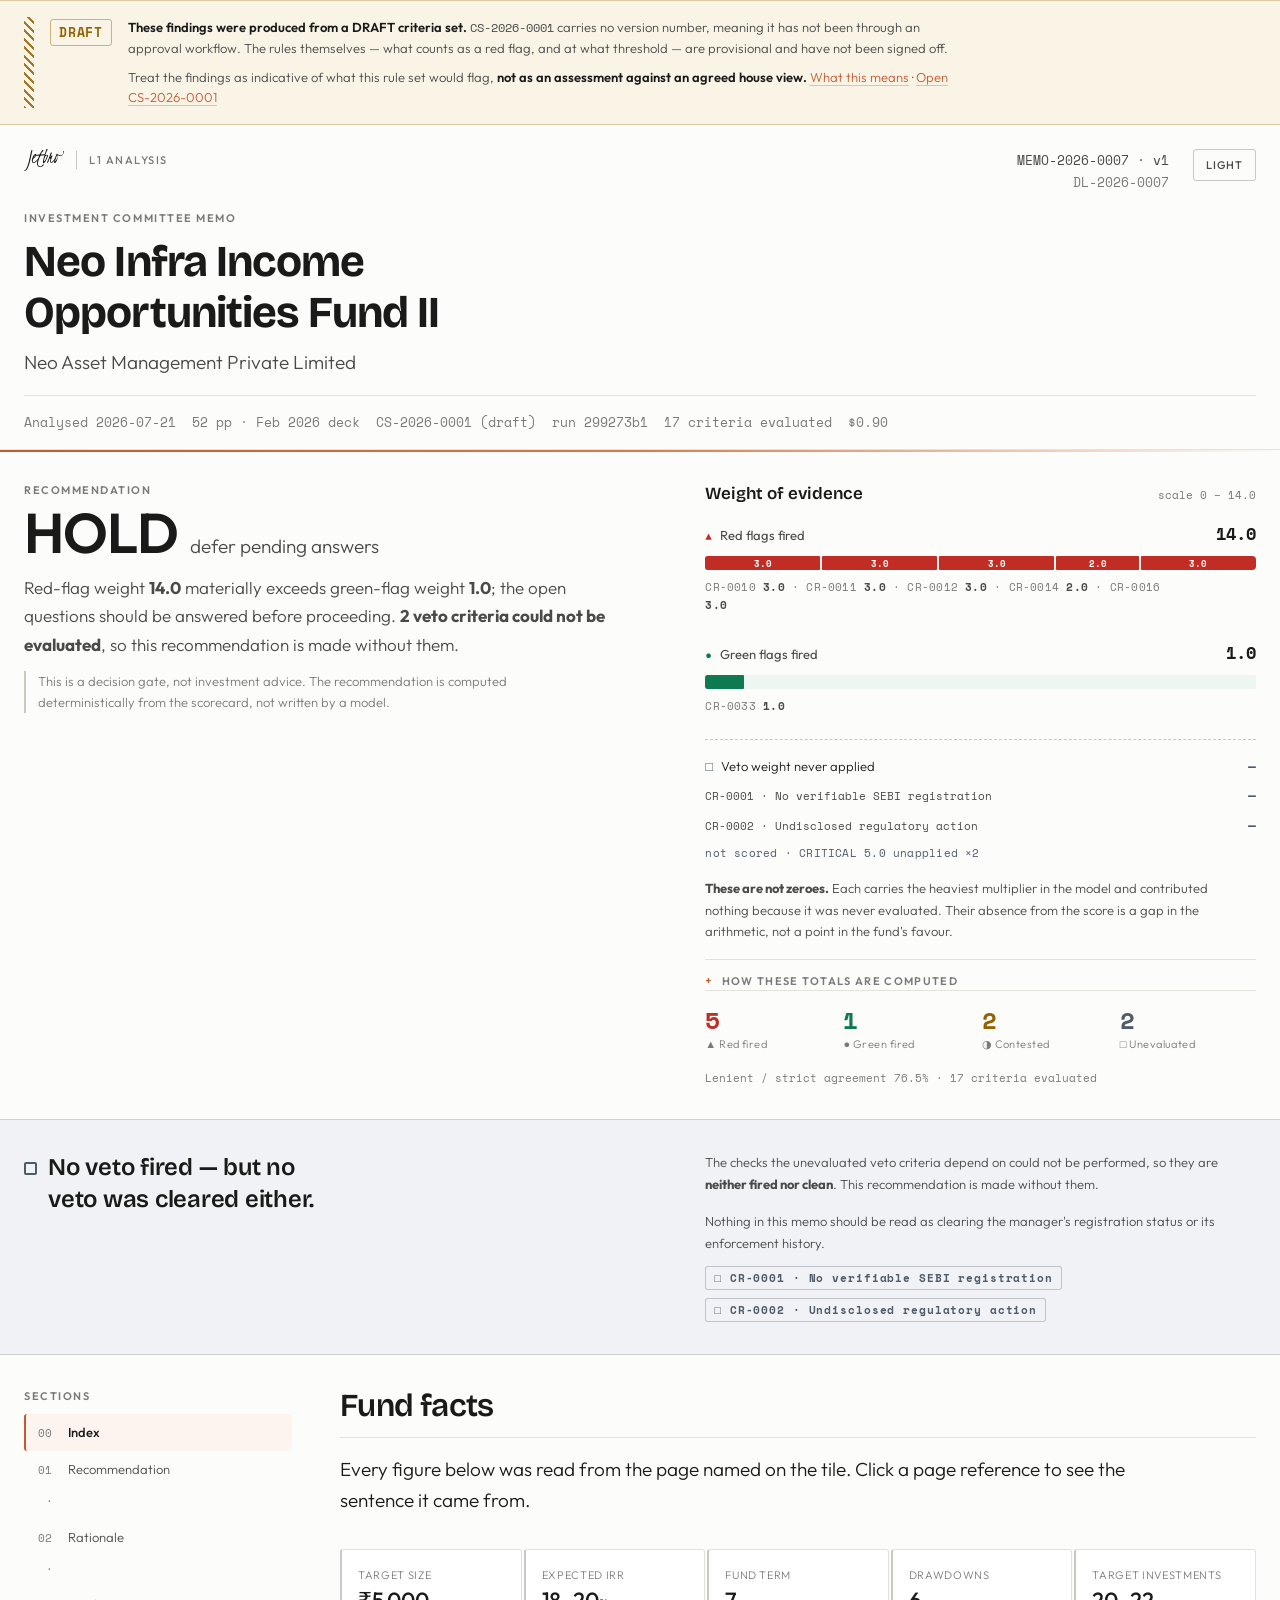
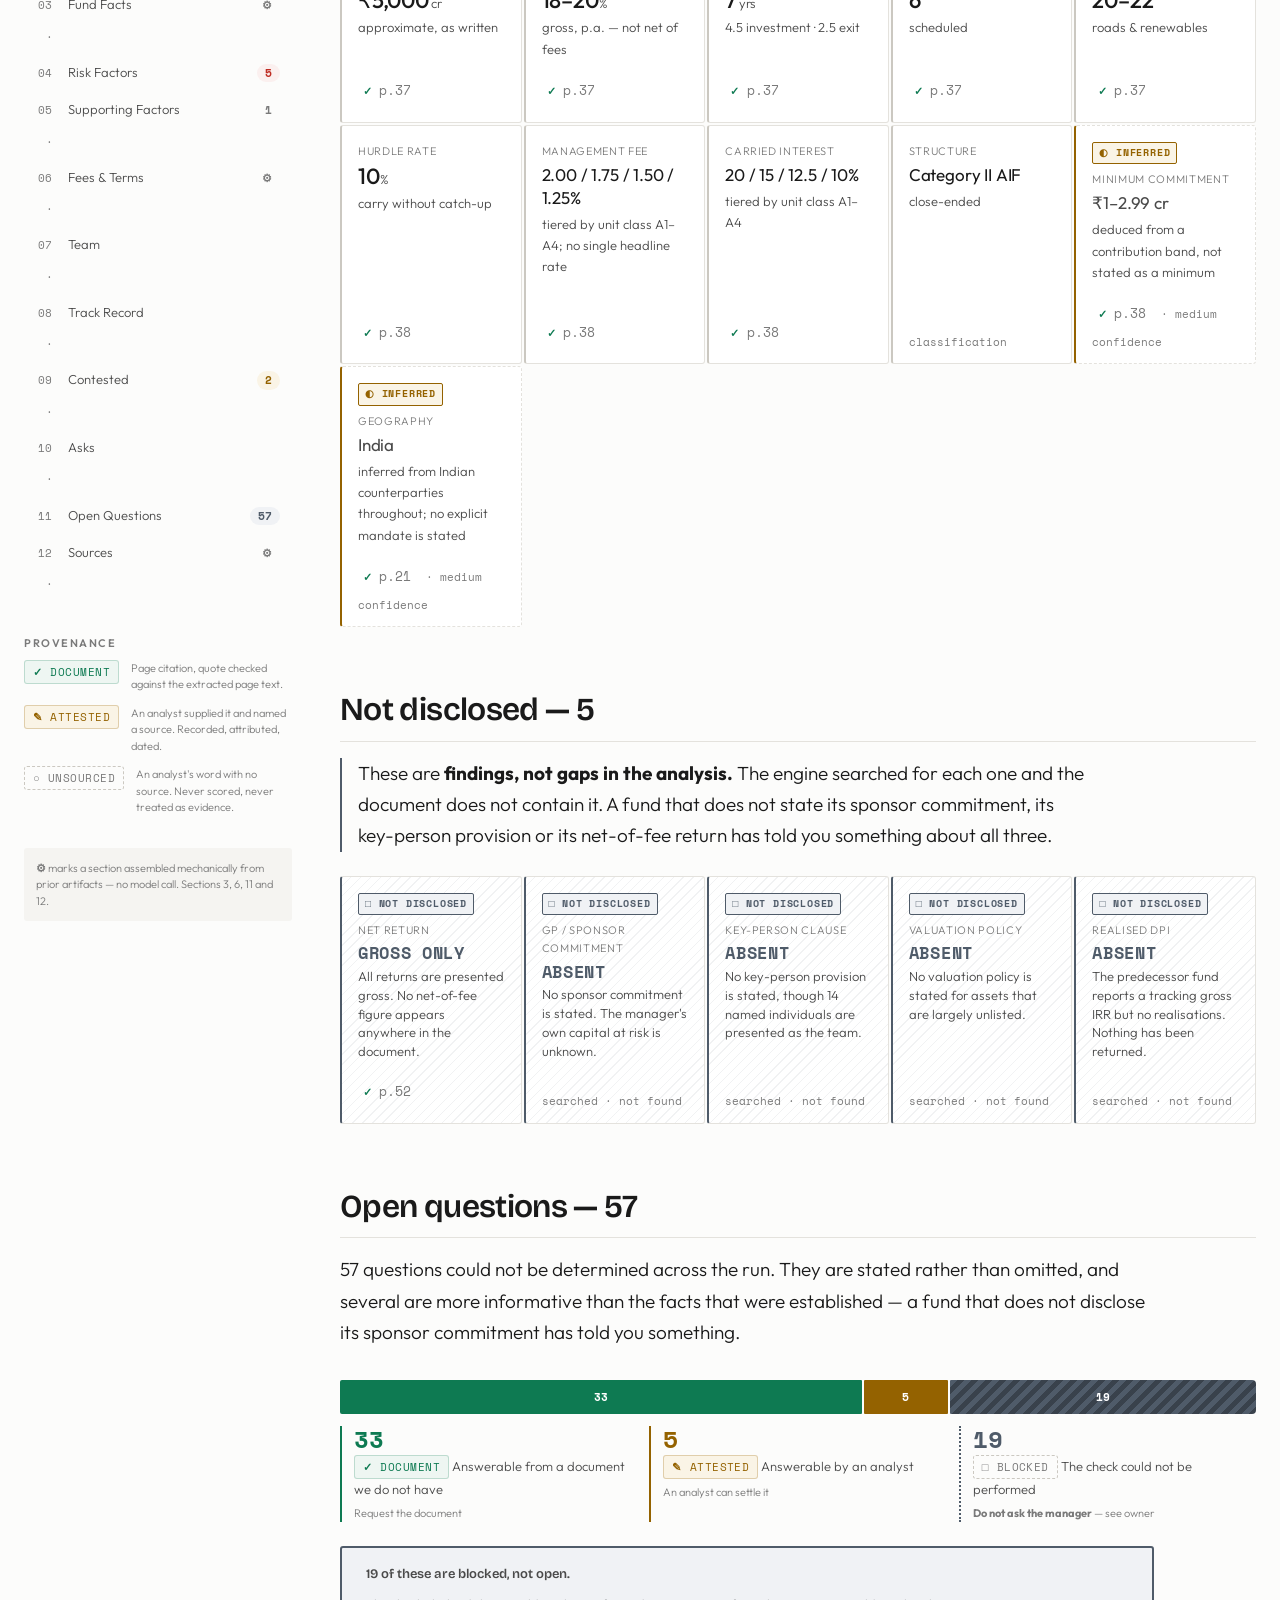
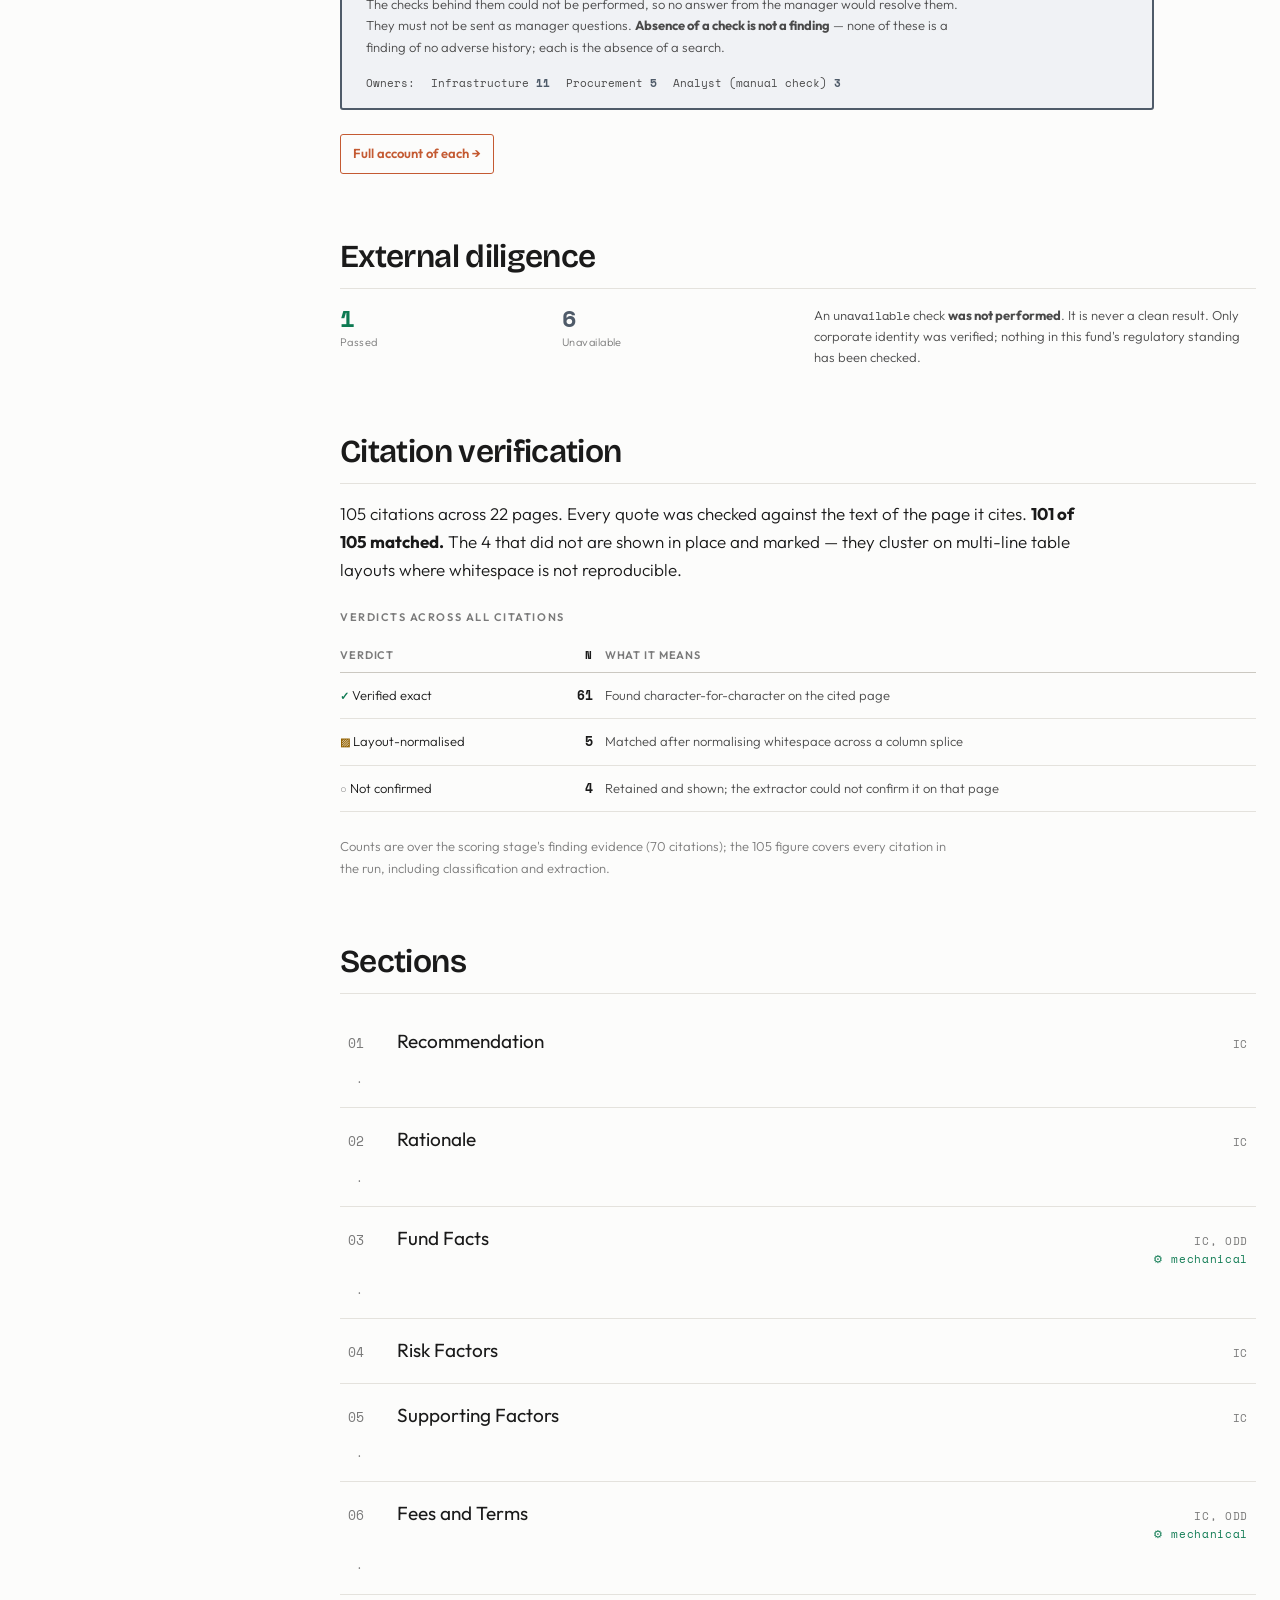
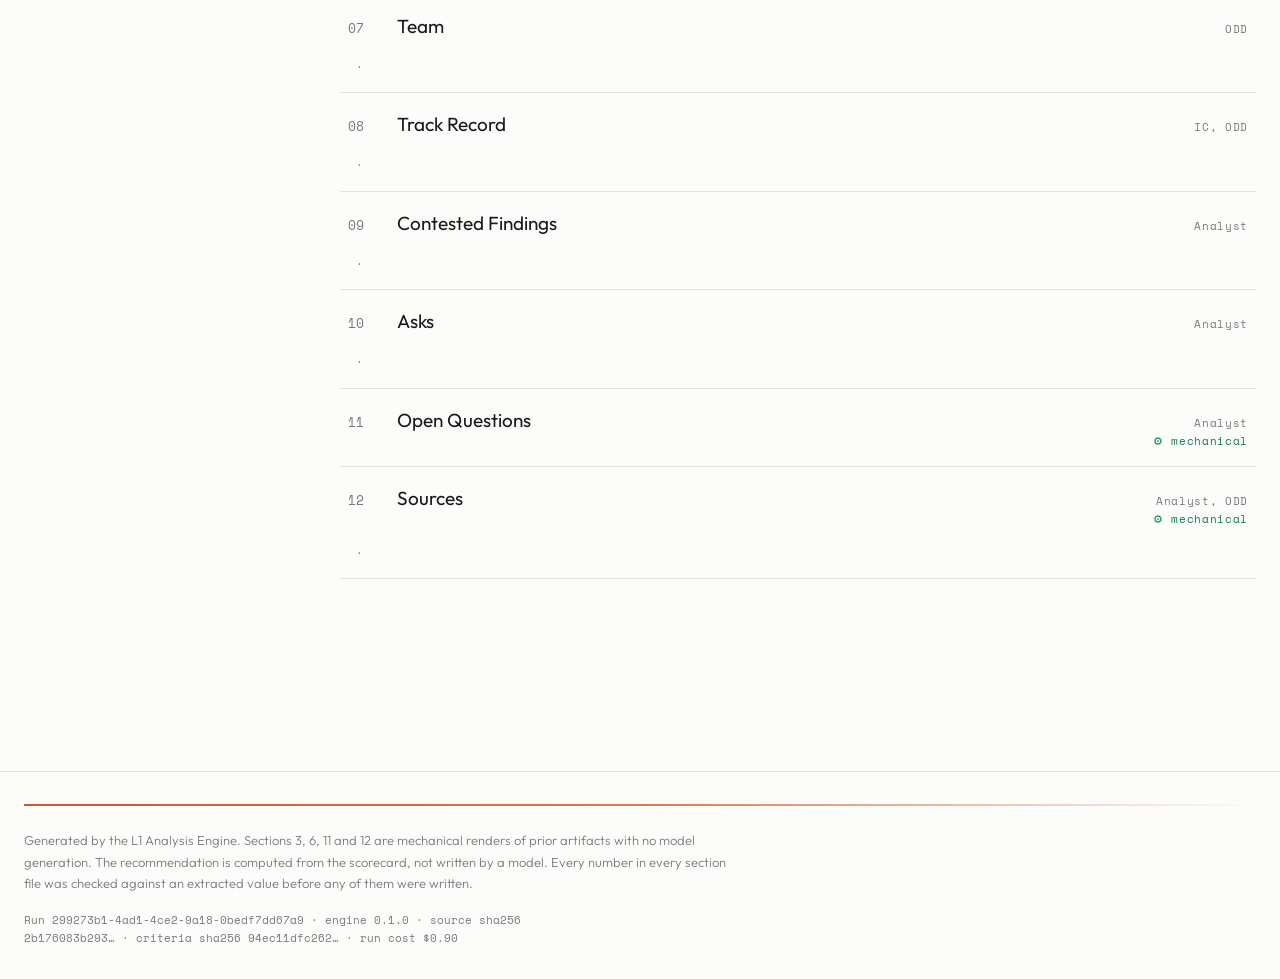
<file: 40-solution-design/l1-analysis-platform/screen-specs/prototype/index.html>
<!DOCTYPE html>
<html lang="en">
<head>
<meta charset="utf-8">
<meta name="viewport" content="width=device-width, initial-scale=1">
<title>MEMO-2026-0007 — Neo Infra Income Opportunities Fund II</title>
<link rel="preconnect" href="https://fonts.googleapis.com">
<link rel="preconnect" href="https://fonts.gstatic.com" crossorigin>
<link href="https://fonts.googleapis.com/css2?family=Bricolage+Grotesque:wght@400;600;700&family=Outfit:wght@300;400;500;600&family=Space+Mono:wght@400;700&display=swap" rel="stylesheet">
<link rel="stylesheet" href="styles.css">
</head>
<body>

<!-- ===================== A. DRAFT CRITERIA BANNER ===================== -->
<aside class="draft-banner" role="note" aria-label="Draft criteria set warning">
  <div class="draft-banner__inner">
    <span class="draft-banner__mark">DRAFT</span>
    <div class="draft-banner__body">
      <p><strong>These findings were produced from a DRAFT criteria set.</strong>
      <code>CS-2026-0001</code> carries no version number, meaning it has not been through an approval
      workflow. The rules themselves — what counts as a red flag, and at what threshold — are
      provisional and have not been signed off.</p>
      <p>Treat the findings as indicative of what this rule set would flag, <strong>not as an assessment
      against an agreed house view.</strong>
      <a href="#">What this means</a> · <a href="#">Open CS-2026-0001</a></p>
    </div>
  </div>
</aside>

<!-- ===================== MASTHEAD ===================== -->
<header class="masthead">
  <div class="masthead__inner">
    <div class="masthead__top">
      <div class="masthead__logo">
        <svg viewBox="0 0 473 260" fill="none" xmlns="http://www.w3.org/2000/svg" role="img" aria-label="JetBro">
          <path d="M61.0288 182.62C49.6922 217.15 37.2201 240.256 23.6127 251.94C17.5024 257.296 12.3281 260 8.14186 260C3.43559 260 1.04346 258.856 0.939453 256.36C0.939453 255.632 1.51148 255.086 2.65555 254.748C3.25112 254.613 3.82158 254.385 4.34565 254.072C10.4993 252.061 16.5663 247.199 22.5467 239.485C24.4884 236.884 26.227 234.137 27.747 231.268C37.5533 211.276 45.3907 190.376 51.1483 168.865C57.6486 145.446 65.9951 108.706 76.1876 58.6447C76.7597 56.2786 77.8777 51.5203 79.5938 44.4219C81.3099 37.3235 82.532 32.1232 83.3121 28.821L85.4702 19.7465C85.8043 17.5959 86.8046 15.6043 88.3303 14.0522C90.7219 12.7827 93.4384 12.2575 96.1308 12.5441C96.5947 12.5072 97.0611 12.5687 97.4996 12.7247C97.938 12.8807 98.3386 13.1276 98.6749 13.4492C99.0113 13.7708 99.2758 14.1599 99.4513 14.591C99.6267 15.022 99.7091 15.4852 99.693 15.9503C98.9052 20.6381 97.8724 25.2814 96.5988 29.8611C94.6227 38.2162 89.7777 61.0628 82.064 98.4009C74.3502 135.739 67.3385 163.812 61.0288 182.62Z" fill="currentColor"/>
          <path d="M163.319 118.344C167.557 113.82 169.897 113.144 170.417 115.978C170.129 117.904 169.457 119.752 168.441 121.412C163.393 130.371 157.118 138.58 149.798 145.802C136.537 159.426 124.819 166.291 114.644 166.395C110.161 166.511 105.782 165.027 102.294 162.209C95.8798 156.887 92.673 147.63 92.673 134.439C92.673 126.985 94.9524 116.489 99.5113 102.951C104.072 89.4474 111.216 76.96 120.547 66.1853C124.741 60.829 129.075 58.1508 133.547 58.1508C135.741 58.1865 137.906 58.6548 139.918 59.5289C142.211 60.29 144.203 61.7609 145.605 63.7287C147.007 65.6965 147.747 68.0594 147.718 70.4755C147.62 71.7157 147.367 72.9387 146.964 74.1157C142.466 82.5157 137.013 90.3681 130.713 97.517C124.145 105.568 116.528 112.704 108.066 118.734C105.752 126.115 104.389 133.76 104.01 141.485C103.92 144.957 104.05 148.431 104.4 151.886C105.154 155.396 107.988 157.086 112.876 157.086C117.764 157.086 123.277 154.85 129.595 150.352C136.733 145.046 143.374 139.102 149.434 132.593C156.507 125.235 160.511 121.074 161.473 120.164C162.125 119.597 162.742 118.989 163.319 118.344V118.344ZM113.916 99.6231C115.606 99.3631 119.116 95.7749 124.785 88.8065C130.453 81.8381 133.131 76.4038 133.131 72.4776C133.095 71.7683 132.881 71.0796 132.507 70.4755C128.667 75.0057 125.14 79.7924 121.951 84.8023C116.664 92.6894 114.02 97.6297 114.02 99.6231H113.916Z" fill="currentColor"/>
          <path d="M200.085 63.9492L245.613 62.9351C246.532 62.9351 247.546 63.8018 248.655 65.5353C249.857 67.554 250.469 69.8688 250.423 72.2176C250.423 74.0638 247.823 75.0518 243.169 75.1298C226.43 75.7362 209.751 77.4736 193.246 80.3301C191.773 84.4037 189.372 90.28 186.044 97.9591C172.176 131.969 164.913 155.804 164.255 169.463C164.238 176.203 165.573 182.879 168.181 189.094C172.74 199.651 179.535 204.929 188.566 204.929C194.89 205.149 201.108 203.265 206.247 199.573C212.57 194.408 218.245 188.498 223.148 181.97C225.176 179.37 227.282 178.46 229.492 179.214C230.533 179.646 231.405 180.405 231.977 181.375C232.549 182.346 232.79 183.476 232.664 184.596C232.664 192.292 228.209 198.715 219.3 203.863C210.634 208.972 200.758 211.666 190.698 211.663C185.756 211.712 180.856 210.744 176.303 208.821C171.749 206.898 167.64 204.06 164.229 200.483C156.792 193.012 153.074 183.079 153.074 170.685C153.16 161.671 154.215 152.692 156.22 143.904C159.147 131.791 162.962 119.911 167.635 108.36L178.581 80.1481C161.004 80.1481 151.193 79.9314 149.148 79.4981C142.881 78.198 139.683 75.6498 139.605 71.8536C139.605 70.6316 140.645 69.8775 142.491 69.5395L183.47 65.7953L210.459 20.3708C213.579 15.1705 216.405 12.5703 218.936 12.5703C220.127 12.5654 221.314 12.7051 222.472 12.9863C227.438 14.0784 229.908 15.8465 229.908 18.3426C229.908 20.8388 227.308 24.583 222.342 29.7053C217.376 34.8276 214.177 38.0777 213.007 39.5078C207.591 47.0184 203.242 55.2439 200.085 63.9492V63.9492Z" fill="currentColor"/>
          <path d="M263.814 3.46972C264.828 1.2856 267.142 0.11553 270.756 0.0115247C274.371 -0.0924811 276.737 0.50555 277.881 1.88363C278.78 2.7917 279.356 3.97032 279.519 5.23782C279.433 6.15828 279.14 7.04731 278.661 7.83796C264.169 32.73 255.45 54.2765 252.503 72.4776C257.777 69.1028 263.873 67.2328 270.132 67.0692C275.818 67.0692 279.736 69.21 281.885 73.4916C282.686 75.2724 283.085 77.2075 283.055 79.1599C283.055 85.2963 279.042 97.6903 271.016 116.342C262.991 134.994 254.609 149.45 245.873 159.712C240.465 165.918 235.862 169.064 232.066 169.151C227.126 169.151 224.448 163.526 224.032 152.276C224.032 151.184 224.032 150.118 224.032 149.13C224.032 140.463 226.485 127.358 231.39 109.816C236.296 92.2733 247.104 56.8247 263.814 3.46972ZM236.304 135.505C236.068 137.742 235.946 139.99 235.94 142.239C235.94 144.476 236.85 145.646 238.723 145.724C242.761 145.724 248.473 138.539 255.857 124.168C262.303 112.113 267.446 99.4041 271.198 86.2583C271.846 84.0137 272.23 81.7014 272.342 79.3679C272.342 77.8338 271.666 77.0538 270.314 77.0538C261.214 77.0538 253.171 84.7762 246.185 100.221C241.083 111.399 237.749 123.303 236.304 135.505V135.505Z" fill="currentColor"/>
          <path d="M335.474 82.2022L335.214 83.8402L334.98 85.3743C334.98 87.3678 332.033 95.4282 326.14 109.556C320.246 123.683 317.308 133.676 317.325 139.535C317.507 149.546 319.925 154.59 324.631 154.668C329.338 154.746 336.228 149.468 345.433 138.911C356.353 126.292 363.027 116.758 365.454 110.31C367.898 104.017 369.796 100.845 371.122 100.845C372.448 100.845 372.812 102.119 372.89 104.381C372.974 106.096 372.718 107.811 372.136 109.426L370.68 112.962C366.399 123.335 360.674 133.052 353.675 141.823C342.477 156.471 332.545 163.795 323.877 163.795C321.201 163.813 318.575 163.064 316.311 161.637C310.617 158.022 307.757 151.236 307.757 141.225C308.001 136.13 308.741 131.071 309.967 126.119C311.423 119.306 312.151 115.718 312.099 115.094C312.047 114.47 311.293 113.924 309.759 113.248C306.742 111.922 304.74 111.74 303.726 112.754C302.712 113.768 299.176 123.076 292.676 140.055C286.175 157.034 281.573 165.511 279.129 165.511C277.603 165.256 276.134 164.736 274.787 163.977C273.888 163.696 273.098 163.147 272.521 162.403C271.945 161.659 271.61 160.756 271.562 159.816C272.504 157.156 273.598 154.551 274.839 152.016L281.781 135.999C286.635 124.767 292.346 109.781 298.916 91.0426L315.661 43.668C316.077 42.4719 317.429 41.8479 319.691 41.7699H322.967C326.998 41.7699 329.026 43.252 329.026 46.1901C329.026 47.6116 326.842 53.9039 322.473 65.0672C318.963 73.477 316.103 82.1435 313.919 90.9906L313.477 94.6828C313.477 95.7749 313.685 96.399 314.101 96.581C315.378 94.8419 316.459 92.9671 317.325 90.9906L320.601 84.5683C321.212 83.6116 321.718 82.5916 322.109 81.5261C323.947 78.0593 326.131 76.3258 328.662 76.3258C333.03 76.3258 335.292 78.1979 335.474 81.7341V82.2022Z" fill="currentColor"/>
          <path d="M462.595 42.2639L461.971 27.4171C461.971 24.4876 463.115 22.9275 465.403 22.7368C466.321 22.7542 467.219 23.0144 468.004 23.4909C469.266 24.0789 470.328 25.0267 471.054 26.2155C471.78 27.4044 472.139 28.7812 472.086 30.1733C471.646 37.1427 469.881 43.9643 466.885 50.2724C464.423 56.6415 461.313 62.7406 457.603 68.4734C454.376 73.0092 450.073 76.6734 445.082 79.1375C440.09 81.6016 434.565 82.7886 429.001 82.5922C424.738 82.2527 420.549 81.28 416.573 79.706C412.599 78.1194 408.409 77.1378 404.144 76.7939C402.376 76.7939 400.972 79.394 399.984 84.5943C399.88 84.941 398.909 91.7014 397.072 104.875C394.298 124.775 389.696 139.223 383.265 148.22C374.996 160.649 368.435 166.863 363.582 166.863C358.381 166.447 355.417 162.651 354.819 155.526C355.235 146.027 359.335 129.308 367.118 105.369C374.901 81.4308 381.289 66.1073 386.281 59.3989C387.867 57.3188 390.675 56.5647 394.679 57.1368C396.188 57.4748 396.968 59.1649 397.02 62.181C396.932 62.7856 396.982 63.4021 397.165 63.985C397.347 64.5679 397.658 65.1024 398.075 65.549C398.492 65.9957 399.003 66.3431 399.572 66.5658C400.141 66.7884 400.753 66.8805 401.362 66.8353C406.536 67.3424 411.613 68.5767 416.443 70.5015C422.053 72.6418 427.969 73.8707 433.968 74.1417C438.751 74.0905 443.452 72.8864 447.67 70.6315C457.62 65.5179 462.595 56.062 462.595 42.2639ZM394.341 73.0237C390.875 73.0237 385.744 83.5196 378.949 104.511C372.154 125.503 368.747 137.533 368.73 140.601C368.73 143.67 368.86 145.204 369.38 145.204C372.466 145.204 377.865 137.629 385.579 122.478C393.293 107.328 397.141 94.3275 397.124 83.4762V81.9681C396.864 75.9878 395.954 73.0237 394.341 73.0237Z" fill="currentColor"/>
        </svg>
        <span class="masthead__logo-div">L1 Analysis</span>
      </div>

      <div style="display:flex; align-items:flex-start; gap:1.5rem;">
        <div class="masthead__ids">
          MEMO-2026-0007 · v1<br>
          <span class="dim">DL-2026-0007</span>
        </div>
        <button type="button" class="theme-toggle" id="themeToggle" aria-pressed="false">Theme</button>
      </div>
    </div>

    <p class="eyebrow">Investment Committee memo</p>
    <h1>Neo Infra Income Opportunities Fund II</h1>
    <p class="masthead__manager">Neo Asset Management Private Limited</p>

    <div class="masthead__meta">
      <span>Analysed 2026-07-21</span>
      <span>52 pp · Feb 2026 deck</span>
      <span>CS-2026-0001 (draft)</span>
      <span>run 299273b1</span>
      <span>17 criteria evaluated</span>
      <span>$0.90</span>
    </div>
  </div>
</header>

<hr class="jetbro-accent-line">

<!-- ===================== SCORECARD ===================== -->
<section class="scorecard" aria-labelledby="rec-h">
  <div class="scorecard__verdict">
    <h2 class="eyebrow" id="rec-h">Recommendation</h2>
    <div class="verdict-figure">
      <span class="verdict-figure__value">HOLD</span>
      <span class="verdict-figure__qualifier">defer pending answers</span>
    </div>
    <p class="verdict-basis">
      Red-flag weight <strong>14.0</strong> materially exceeds green-flag weight <strong>1.0</strong>;
      the open questions should be answered before proceeding.
      <strong>2 veto criteria could not be evaluated</strong>, so this recommendation is made
      without them.
    </p>
    <p class="verdict-note">
      This is a decision gate, not investment advice. The recommendation is computed
      deterministically from the scorecard, not written by a model.
    </p>
  </div>

  <!-- The weight scale. One shared baseline, one maximum (14.0), so the 14:1
       asymmetry is a geometric fact on the page rather than two numbers the
       reader has to compare mentally. -->
  <div class="weight-scale">
    <div class="weight-scale__head">
      <h3 class="weight-scale__title">Weight of evidence</h3>
      <span class="weight-scale__scale-note">scale 0 – 14.0</span>
    </div>

    <!-- The red bar is SEGMENTED by contributing criterion (3/3/2/3), separated
         by a 2px surface gap. The scorecard total is therefore not an assertion:
         the reader can see the four parts and add them up. -->
    <div class="weight-row weight-row--red">
      <div class="weight-row__label">
        <span class="weight-row__glyph" aria-hidden="true">▲</span>
        <span class="weight-row__name">Red flags fired</span>
        <span class="weight-row__value">14.0</span>
      </div>
      <div class="weight-row__track weight-row__track--segmented" role="img"
           aria-label="Red-flag weight 14.0 of a 14.0 scale — the full bar, made of five
                       contributions: CR-0010 3.0, CR-0011 3.0, CR-0012 3.0, CR-0014 2.0,
                       CR-0016 3.0">
        <span class="seg" style="flex-grow:3" title="CR-0010 · HIGH × 1.0 = 3.0"><b>3.0</b></span>
        <span class="seg" style="flex-grow:3" title="CR-0011 · HIGH × 1.0 = 3.0"><b>3.0</b></span>
        <span class="seg" style="flex-grow:3" title="CR-0012 · HIGH × 1.0 = 3.0"><b>3.0</b></span>
        <span class="seg" style="flex-grow:2" title="CR-0014 · MEDIUM × 1.0 = 2.0"><b>2.0</b></span>
        <span class="seg" style="flex-grow:3" title="CR-0016 · HIGH × 1.0 = 3.0"><b>3.0</b></span>
      </div>
      <p class="weight-row__criteria">
        CR-0010 <span class="dim">3.0</span> · CR-0011 <span class="dim">3.0</span> ·
        CR-0012 <span class="dim">3.0</span> · CR-0014 <span class="dim">2.0</span> ·
        CR-0016 <span class="dim">3.0</span>
      </p>
    </div>

    <div class="weight-row weight-row--green">
      <div class="weight-row__label">
        <span class="weight-row__glyph" aria-hidden="true">●</span>
        <span class="weight-row__name">Green flags fired</span>
        <span class="weight-row__value">1.0</span>
      </div>
      <div class="weight-row__track weight-row__track--segmented" role="img"
           aria-label="Green-flag weight 1.0 on the same 14.0 scale — one fourteenth of the red bar.
                       One contribution: CR-0033 1.0">
        <span class="seg" style="flex-grow:1" title="CR-0033 · LOW × 1.0 = 1.0"></span>
        <span class="seg seg--empty" style="flex-grow:13"></span>
      </div>
      <p class="weight-row__criteria">CR-0033 <span class="dim">1.0</span></p>
    </div>

    <!-- The weight that never entered the scale. These are CRITICAL — the
         heaviest multiplier in the model — and contribute nothing because they
         could not be checked, not because they passed. Rendered as an em dash
         in slate, never as 0.0. -->
    <div class="unapplied">
      <div class="unapplied__row">
        <span class="unapplied__glyph" aria-hidden="true">□</span>
        <span>Veto weight never applied</span>
        <span class="unapplied__dash" aria-hidden="true">—</span>
      </div>
      <div class="unapplied__row">
        <span class="unapplied__code">CR-0001 · No verifiable SEBI registration</span>
        <span class="unapplied__dash">
          <span class="visually-hidden">Contribution: not scored.</span>
          <span aria-hidden="true">—</span>
        </span>
      </div>
      <div class="unapplied__row">
        <span class="unapplied__code">CR-0002 · Undisclosed regulatory action</span>
        <span class="unapplied__dash">
          <span class="visually-hidden">Contribution: not scored.</span>
          <span aria-hidden="true">—</span>
        </span>
      </div>
      <p class="unapplied__note">not scored · CRITICAL 5.0 unapplied &times;2</p>
      <p style="font-size:var(--t-sm); color:var(--ink-2); margin-top:var(--s-3); max-width:56ch">
        <strong>These are not zeroes.</strong> Each carries the heaviest multiplier in the model
        and contributed nothing because it was never evaluated. Their absence from the score is a
        gap in the arithmetic, not a point in the fund's favour.
      </p>
    </div>

    <!-- The formula, published by the engine. An IC that cannot reproduce the
         arithmetic behind a recommendation is right to distrust it. -->
    <details class="disclosure scoring-model">
      <summary>How these totals are computed</summary>
      <div class="disclosure__body">
        <p class="formula">score contribution = severity multiplier × author weight,
        summed over <em>fired</em> findings</p>
        <div class="table-scroll">
          <table class="data">
            <caption>Severity multipliers</caption>
            <thead>
              <tr><th scope="col">Severity</th><th scope="col" class="num">Multiplier</th></tr>
            </thead>
            <tbody>
              <tr><td>LOW</td><td class="num">1.0</td></tr>
              <tr><td>MEDIUM</td><td class="num">2.0</td></tr>
              <tr><td>HIGH</td><td class="num">3.0</td></tr>
              <tr><td>CRITICAL</td><td class="num">5.0</td></tr>
            </tbody>
          </table>
        </div>
        <div class="table-scroll">
          <table class="data">
            <caption>Contributions to the red-flag weight</caption>
            <thead>
              <tr>
                <th scope="col">Criterion</th><th scope="col">Severity</th>
                <th scope="col" class="num">Multiplier</th><th scope="col" class="num">Author weight</th>
                <th scope="col" class="num">Contribution</th>
              </tr>
            </thead>
            <tbody>
              <tr><td>CR-0010</td><td>HIGH</td><td class="num">3.0</td><td class="num">1.0</td><td class="num">3.0</td></tr>
              <tr><td>CR-0011</td><td>HIGH</td><td class="num">3.0</td><td class="num">1.0</td><td class="num">3.0</td></tr>
              <tr><td>CR-0012</td><td>HIGH</td><td class="num">3.0</td><td class="num">1.0</td><td class="num">3.0</td></tr>
              <tr><td>CR-0014</td><td>MEDIUM</td><td class="num">2.0</td><td class="num">1.0</td><td class="num">2.0</td></tr>
              <tr><td>CR-0016</td><td>HIGH</td><td class="num">3.0</td><td class="num">1.0</td><td class="num">3.0</td></tr>
              <tr class="total"><th scope="row" colspan="4">Red-flag weight</th><td class="num">14.0</td></tr>
              <tr><td>CR-0033</td><td>LOW</td><td class="num">1.0</td><td class="num">1.0</td><td class="num">1.0</td></tr>
              <tr class="total"><th scope="row" colspan="4">Green-flag weight</th><td class="num">1.0</td></tr>
              <tr>
                <td>CR-0001</td><td>CRITICAL</td><td class="num">5.0</td><td class="num">1.0</td>
                <td class="num" style="color:var(--st-slate); font-weight:700">
                  <span class="visually-hidden">not scored</span><span aria-hidden="true">—</span>
                </td>
              </tr>
              <tr>
                <td>CR-0002</td><td>CRITICAL</td><td class="num">5.0</td><td class="num">1.0</td>
                <td class="num" style="color:var(--st-slate); font-weight:700">
                  <span class="visually-hidden">not scored</span><span aria-hidden="true">—</span>
                </td>
              </tr>
              <tr class="total">
                <th scope="row" colspan="4">Unapplied veto weight</th>
                <td class="num" style="color:var(--st-slate)">not scored</td>
              </tr>
            </tbody>
          </table>
        </div>
        <p class="contested-note">
          <strong>Two findings are contested and both still contribute</strong> — CR-0012 (3.0) and
          CR-0014 (2.0), together 5.0, or 36% of the red weight. Both are carried on the strict
          reading. On the lenient reading the red weight falls to 9.0, which still clears the
          <code>hold</code> threshold (red ≥ 9.0 and red &gt; 2 × green) — but lands
          <em>exactly on</em> it. The recommendation holds either way; it has no margin above it.
          <a href="section.html#CR-0014">See both readings</a>
        </p>
      </div>
    </details>

    <div class="count-strip">
      <div class="count-strip__item count-strip__item--red">
        <span class="count-strip__value">5</span>
        <span class="count-strip__label">▲ Red fired</span>
      </div>
      <div class="count-strip__item count-strip__item--green">
        <span class="count-strip__value">1</span>
        <span class="count-strip__label">● Green fired</span>
      </div>
      <div class="count-strip__item count-strip__item--amber">
        <span class="count-strip__value">2</span>
        <span class="count-strip__label">◑ Contested</span>
      </div>
      <div class="count-strip__item count-strip__item--slate">
        <span class="count-strip__value">2</span>
        <span class="count-strip__label">□ Unevaluated</span>
      </div>
    </div>

    <p style="font-family:var(--font-mono); font-size:var(--t-xs); color:var(--ink-3); margin-top:1rem;">
      Lenient / strict agreement 76.5% · 17 criteria evaluated
    </p>
  </div>
</section>

<!-- ===================== THE VETO SENTENCE ===================== -->
<section class="veto-statement" aria-labelledby="veto-h">
  <div class="veto-statement__inner">
    <h2 class="veto-statement__lead" id="veto-h">
      No veto fired&nbsp;— but no veto was cleared either.
    </h2>
    <div class="veto-statement__detail">
      <p>
        The checks the unevaluated veto criteria depend on could not be performed, so they are
        <strong>neither fired nor clean</strong>. This recommendation is made without them.
      </p>
      <p style="margin-bottom:0">
        Nothing in this memo should be read as clearing the manager's registration status or its
        enforcement history.
      </p>
      <div class="veto-statement__codes">
        <span class="tier-badge tier-badge--veto">
          <span aria-hidden="true">□</span> CR-0001 · No verifiable SEBI registration
        </span>
        <span class="tier-badge tier-badge--veto">
          <span aria-hidden="true">□</span> CR-0002 · Undisclosed regulatory action
        </span>
      </div>
    </div>
  </div>
</section>

<!-- ===================== BODY ===================== -->
<div class="shell">

  <!-- ---------- RAIL ---------- -->
  <nav class="rail" aria-label="Memo sections">
    <div class="rail__group">
      <p class="eyebrow">Sections</p>
      <ul class="rail__list">
        <li><a class="rail__item" href="#" aria-current="page"><span class="rail__num">00</span><span>Index</span><span class="rail__badge rail__badge--quiet"></span></a></li>
        <li><a class="rail__item" href="#"><span class="rail__num">01</span><span>Recommendation</span><span class="rail__badge rail__badge--quiet"></span></a></li>
        <li><a class="rail__item" href="#"><span class="rail__num">02</span><span>Rationale</span><span class="rail__badge rail__badge--quiet"></span></a></li>
        <li><a class="rail__item" href="#"><span class="rail__num">03</span><span>Fund Facts</span><span class="rail__badge rail__badge--quiet" title="assembled mechanically">⚙</span></a></li>
        <li><a class="rail__item" href="section.html"><span class="rail__num">04</span><span>Risk Factors</span><span class="rail__badge rail__badge--red">5</span></a></li>
        <li><a class="rail__item" href="#"><span class="rail__num">05</span><span>Supporting Factors</span><span class="rail__badge rail__badge--quiet">1</span></a></li>
        <li><a class="rail__item" href="#"><span class="rail__num">06</span><span>Fees &amp; Terms</span><span class="rail__badge rail__badge--quiet" title="assembled mechanically">⚙</span></a></li>
        <li><a class="rail__item" href="#"><span class="rail__num">07</span><span>Team</span><span class="rail__badge rail__badge--quiet"></span></a></li>
        <li><a class="rail__item" href="#"><span class="rail__num">08</span><span>Track Record</span><span class="rail__badge rail__badge--quiet"></span></a></li>
        <li><a class="rail__item" href="#"><span class="rail__num">09</span><span>Contested</span><span class="rail__badge rail__badge--amber">2</span></a></li>
        <li><a class="rail__item" href="#"><span class="rail__num">10</span><span>Asks</span><span class="rail__badge rail__badge--quiet"></span></a></li>
        <li><a class="rail__item" href="open-questions.html"><span class="rail__num">11</span><span>Open Questions</span><span class="rail__badge rail__badge--slate">57</span></a></li>
        <li><a class="rail__item" href="#"><span class="rail__num">12</span><span>Sources</span><span class="rail__badge rail__badge--quiet" title="assembled mechanically">⚙</span></a></li>
      </ul>
    </div>

    <div class="rail__group rail__group--key">
      <p class="eyebrow">Provenance</p>
      <div class="prov-key">
        <div class="prov-key__row">
          <span class="prov prov--document"><span class="prov__glyph" aria-hidden="true">✓</span> DOCUMENT</span>
          <span class="prov-key__desc">Page citation, quote checked against the extracted page text.</span>
        </div>
        <div class="prov-key__row">
          <span class="prov prov--attested"><span class="prov__glyph" aria-hidden="true">✎</span> ATTESTED</span>
          <span class="prov-key__desc">An analyst supplied it and named a source. Recorded, attributed, dated.</span>
        </div>
        <div class="prov-key__row">
          <span class="prov prov--unattested"><span class="prov__glyph" aria-hidden="true">○</span> UNSOURCED</span>
          <span class="prov-key__desc">An analyst's word with no source. Never scored, never treated as evidence.</span>
        </div>
      </div>
    </div>

    <div class="rail__group">
      <p class="rail__note">
        <strong>⚙</strong> marks a section assembled mechanically from prior artifacts —
        no model call. Sections 3, 6, 11 and 12.
      </p>
    </div>
  </nav>

  <!-- ---------- DOCUMENT ---------- -->
  <main class="doc">

    <!-- ---------- FUND FACTS ---------- -->
    <!-- Stat tiles, not table rows. The unusual part is that every figure keeps
         its page citation and opens the same evidence drawer the findings use —
         an infographic that strips provenance would undo the product's thesis. -->
    <section class="doc-section" aria-labelledby="ff-h">
      <h2 class="doc-section__title" id="ff-h">Fund facts</h2>

      <p class="doc__lede">
        Every figure below was read from the page named on the tile. Click a page reference to see
        the sentence it came from.
      </p>

      <div class="facts">
        <div class="fact">
          <span class="fact__label">Target size</span>
          <span class="fact__value">₹5,000<span class="fact__qual"> cr</span></span>
          <span class="fact__qual">approximate, as written</span>
          <span class="fact__src"><a class="cite cite--exact" href="#"><span class="cite__verdict" aria-hidden="true">✓</span><span class="cite__page">p.37</span><span class="cite__quote">"~ INR 5,000 crores"<span class="visually-hidden">Verified exact.</span></span></a></span>
        </div>

        <div class="fact">
          <span class="fact__label">Expected IRR</span>
          <span class="fact__value">18–20<span class="fact__qual">%</span></span>
          <span class="fact__qual">gross, p.a. — not net of fees</span>
          <span class="fact__src"><a class="cite cite--exact" href="#"><span class="cite__verdict" aria-hidden="true">✓</span><span class="cite__page">p.37</span><span class="cite__quote">"~ 18-20% p.a."<span class="visually-hidden">Verified exact.</span></span></a></span>
        </div>

        <div class="fact">
          <span class="fact__label">Fund term</span>
          <span class="fact__value">7<span class="fact__qual"> yrs</span></span>
          <span class="fact__qual">4.5 investment · 2.5 exit</span>
          <span class="fact__src"><a class="cite cite--exact" href="#"><span class="cite__verdict" aria-hidden="true">✓</span><span class="cite__page">p.37</span><span class="cite__quote">"7 years from first close"<span class="visually-hidden">Verified exact.</span></span></a></span>
        </div>

        <div class="fact">
          <span class="fact__label">Drawdowns</span>
          <span class="fact__value">6</span>
          <span class="fact__qual">scheduled</span>
          <span class="fact__src"><a class="cite cite--exact" href="#"><span class="cite__verdict" aria-hidden="true">✓</span><span class="cite__page">p.37</span><span class="cite__quote">"Drawdowns                    6"<span class="visually-hidden">Verified exact.</span></span></a></span>
        </div>

        <div class="fact">
          <span class="fact__label">Target investments</span>
          <span class="fact__value">20–22</span>
          <span class="fact__qual">roads &amp; renewables</span>
          <span class="fact__src"><a class="cite cite--exact" href="#"><span class="cite__verdict" aria-hidden="true">✓</span><span class="cite__page">p.37</span><span class="cite__quote">"20 to 22"<span class="visually-hidden">Verified exact.</span></span></a></span>
        </div>

        <div class="fact">
          <span class="fact__label">Hurdle rate</span>
          <span class="fact__value">10<span class="fact__qual">%</span></span>
          <span class="fact__qual">carry without catch-up</span>
          <span class="fact__src"><a class="cite cite--exact" href="#"><span class="cite__verdict" aria-hidden="true">✓</span><span class="cite__page">p.38</span><span class="cite__quote">"(Hurdle Rate 10%)"<span class="visually-hidden">Verified exact.</span></span></a></span>
        </div>

        <div class="fact">
          <span class="fact__label">Management fee</span>
          <span class="fact__value fact__value--sm">2.00 / 1.75 / 1.50 / 1.25%</span>
          <span class="fact__qual">tiered by unit class A1–A4; no single headline rate</span>
          <span class="fact__src"><a class="cite cite--exact" href="#"><span class="cite__verdict" aria-hidden="true">✓</span><span class="cite__page">p.38</span><span class="cite__quote">"Fee Structure &amp; Drawdown Schedule"<span class="visually-hidden">Verified exact.</span></span></a></span>
        </div>

        <div class="fact">
          <span class="fact__label">Carried interest</span>
          <span class="fact__value fact__value--sm">20 / 15 / 12.5 / 10%</span>
          <span class="fact__qual">tiered by unit class A1–A4</span>
          <span class="fact__src"><a class="cite cite--exact" href="#"><span class="cite__verdict" aria-hidden="true">✓</span><span class="cite__page">p.38</span><span class="cite__quote">"Carry without catch-up"<span class="visually-hidden">Verified exact.</span></span></a></span>
        </div>

        <div class="fact">
          <span class="fact__label">Structure</span>
          <span class="fact__value fact__value--sm">Category II AIF</span>
          <span class="fact__qual">close-ended</span>
          <span class="fact__src">classification</span>
        </div>

        <!-- Inferred, and marked as such on three channels: dashed border, amber
             chip, and the words "not stated". A confidently styled tile stating
             a deduced fact would be a lie told by design. -->
        <div class="fact fact--inf">
          <span class="fact__chip fact__chip--inf">◐ INFERRED</span>
          <span class="fact__label">Minimum commitment</span>
          <span class="fact__value fact__value--sm">₹1–2.99 cr</span>
          <span class="fact__qual">deduced from a contribution band, not stated as a minimum</span>
          <span class="fact__src"><a class="cite cite--exact" href="#"><span class="cite__verdict" aria-hidden="true">✓</span><span class="cite__page">p.38</span><span class="cite__quote">"1-2.99 Crs"<span class="visually-hidden">Verified exact.</span></span></a> · medium confidence</span>
        </div>

        <div class="fact fact--inf">
          <span class="fact__chip fact__chip--inf">◐ INFERRED</span>
          <span class="fact__label">Geography</span>
          <span class="fact__value fact__value--sm">India</span>
          <span class="fact__qual">inferred from Indian counterparties throughout; no explicit
            mandate is stated</span>
          <span class="fact__src"><a class="cite cite--exact" href="#"><span class="cite__verdict" aria-hidden="true">✓</span><span class="cite__page">p.21</span><span class="cite__quote">"&gt;100 operating NHAI HAM roads"<span class="visually-hidden">Verified exact.</span></span></a> · medium confidence</span>
        </div>
      </div>
    </section>

    <!-- ---------- WHAT THE DOCUMENT DOES NOT SAY ---------- -->
    <!-- The most important facts on this page are absences. Rendering only what
         exists would hide the strongest findings, so absence gets a treatment as
         strong as presence — hatched and labelled, never a blank tile, which
         would read as a rendering failure rather than a finding. -->
    <section class="doc-section" aria-labelledby="abs-h">
      <h2 class="doc-section__title" id="abs-h">Not disclosed — 5</h2>

      <p class="absences__lede">
        These are <strong>findings, not gaps in the analysis.</strong> The engine searched for each
        one and the document does not contain it. A fund that does not state its sponsor commitment,
        its key-person provision or its net-of-fee return has told you something about all three.
      </p>

      <div class="facts">
        <div class="fact fact--none">
          <span class="fact__chip fact__chip--none">□ NOT DISCLOSED</span>
          <span class="fact__label">Net return</span>
          <span class="fact__value">GROSS ONLY</span>
          <span class="fact__meaning">All returns are presented gross. No net-of-fee figure appears
            anywhere in the document.</span>
          <span class="fact__src"><a class="cite cite--exact" href="#"><span class="cite__verdict" aria-hidden="true">✓</span><span class="cite__page">p.52</span><span class="cite__quote">"all returns are presented on a “gross” basis"<span class="visually-hidden">Verified exact.</span></span></a></span>
        </div>

        <div class="fact fact--none">
          <span class="fact__chip fact__chip--none">□ NOT DISCLOSED</span>
          <span class="fact__label">GP / sponsor commitment</span>
          <span class="fact__value">ABSENT</span>
          <span class="fact__meaning">No sponsor commitment is stated. The manager's own capital at
            risk is unknown.</span>
          <span class="fact__src">searched · not found</span>
        </div>

        <div class="fact fact--none">
          <span class="fact__chip fact__chip--none">□ NOT DISCLOSED</span>
          <span class="fact__label">Key-person clause</span>
          <span class="fact__value">ABSENT</span>
          <span class="fact__meaning">No key-person provision is stated, though 14 named individuals
            are presented as the team.</span>
          <span class="fact__src">searched · not found</span>
        </div>

        <div class="fact fact--none">
          <span class="fact__chip fact__chip--none">□ NOT DISCLOSED</span>
          <span class="fact__label">Valuation policy</span>
          <span class="fact__value">ABSENT</span>
          <span class="fact__meaning">No valuation policy is stated for assets that are largely
            unlisted.</span>
          <span class="fact__src">searched · not found</span>
        </div>

        <div class="fact fact--none">
          <span class="fact__chip fact__chip--none">□ NOT DISCLOSED</span>
          <span class="fact__label">Realised DPI</span>
          <span class="fact__value">ABSENT</span>
          <span class="fact__meaning">The predecessor fund reports a tracking gross IRR but no
            realisations. Nothing has been returned.</span>
          <span class="fact__src">searched · not found</span>
        </div>
      </div>
    </section>

    <!-- Open questions -->
    <section class="doc-section" aria-labelledby="oq-h">
      <h2 class="doc-section__title" id="oq-h">Open questions — 57</h2>

      <p class="doc__lede">
        57 questions could not be determined across the run. They are stated rather than omitted,
        and several are more informative than the facts that were established — a fund that does not
        disclose its sponsor commitment has told you something.
      </p>

      <!-- A part-to-whole split of one total: one stacked bar on a shared
           baseline, not three tiles and not a pie. The blocked segment carries
           the same 135° hatch as the absence tiles — "nothing you type will fix
           this" reads the same way everywhere on the page. -->
      <div class="routing">
        <div class="routing__track" role="img"
             aria-label="57 open questions by routing: 33 answerable from a document we do not have,
                         5 answerable by an analyst, 19 externally blocked.">
          <span class="routing__seg routing__seg--doc" style="flex-grow:33">33</span>
          <span class="routing__seg routing__seg--analyst" style="flex-grow:5">5</span>
          <span class="routing__seg routing__seg--blocked" style="flex-grow:19">19</span>
        </div>

        <div class="routing__key">
          <div class="routing__item routing__item--doc">
            <span class="routing__n">33</span>
            <span class="routing__what">
              <span class="prov prov--document"><span class="prov__glyph" aria-hidden="true">✓</span> DOCUMENT</span>
              Answerable from a document we do not have
            </span>
            <span class="routing__do">Request the document</span>
          </div>
          <div class="routing__item routing__item--analyst">
            <span class="routing__n">5</span>
            <span class="routing__what">
              <span class="prov prov--attested"><span class="prov__glyph" aria-hidden="true">✎</span> ATTESTED</span>
              Answerable by an analyst
            </span>
            <span class="routing__do">An analyst can settle it</span>
          </div>
          <div class="routing__item routing__item--blocked">
            <span class="routing__n">19</span>
            <span class="routing__what">
              <span class="prov prov--unattested"><span class="prov__glyph" aria-hidden="true">□</span> BLOCKED</span>
              The check could not be performed
            </span>
            <span class="routing__do"><strong>Do not ask the manager</strong> — see owner</span>
          </div>
        </div>
      </div>

      <div class="do-not-ask">
        <p class="do-not-ask__lead">19 of these are blocked, not open.</p>
        <p>
          The checks behind them could not be performed, so no answer from the manager would resolve
          them. They must not be sent as manager questions.
          <strong>Absence of a check is not a finding</strong> — none of these is a finding of no
          adverse history; each is the absence of a search.
        </p>
        <div class="owner-tally">
          <span>Owners:</span>
          <span>Infrastructure <b>11</b></span>
          <span>Procurement <b>5</b></span>
          <span>Analyst (manual check) <b>3</b></span>
        </div>
      </div>

      <p><a href="open-questions.html" class="btn btn--primary">Full account of each &rarr;</a></p>
    </section>

    <!-- External diligence -->
    <section class="doc-section" aria-labelledby="ext-h">
      <h2 class="doc-section__title" id="ext-h">External diligence</h2>

      <div class="split">
        <div>
          <div class="count-strip" style="grid-template-columns:repeat(2,minmax(0,1fr)); border-top:0; padding-top:0;">
            <div class="count-strip__item count-strip__item--green">
              <span class="count-strip__value">1</span>
              <span class="count-strip__label">Passed</span>
            </div>
            <div class="count-strip__item count-strip__item--slate">
              <span class="count-strip__value">6</span>
              <span class="count-strip__label">Unavailable</span>
            </div>
          </div>
        </div>
        <div>
          <p style="font-size:var(--t-sm); color:var(--ink-2)">
            An <code>unavailable</code> check <strong>was not performed</strong>. It is never a clean
            result. Only corporate identity was verified; nothing in this fund's regulatory standing
            has been checked.
          </p>
        </div>
      </div>
    </section>

    <!-- Citation verification -->
    <section class="doc-section" aria-labelledby="cv-h">
      <h2 class="doc-section__title" id="cv-h">Citation verification</h2>
      <p style="max-width:var(--measure)">
        105 citations across 22 pages. Every quote was checked against the text of the page it cites.
        <strong>101 of 105 matched.</strong> The 4 that did not are shown in place and marked — they
        cluster on multi-line table layouts where whitespace is not reproducible.
      </p>
      <div class="table-scroll">
        <table class="data">
          <caption>Verdicts across all citations</caption>
          <thead>
            <tr><th scope="col">Verdict</th><th scope="col" class="num">n</th><th scope="col">What it means</th></tr>
          </thead>
          <tbody>
            <tr>
              <td><span class="cite__verdict" style="color:var(--st-green)" aria-hidden="true">✓</span> Verified exact</td>
              <td class="num">61</td>
              <td>Found character-for-character on the cited page</td>
            </tr>
            <tr>
              <td><span class="cite__verdict" style="color:var(--st-amber)" aria-hidden="true">▨</span> Layout-normalised</td>
              <td class="num">5</td>
              <td>Matched after normalising whitespace across a column splice</td>
            </tr>
            <tr>
              <td><span class="cite__verdict" style="color:var(--ink-3)" aria-hidden="true">○</span> Not confirmed</td>
              <td class="num">4</td>
              <td>Retained and shown; the extractor could not confirm it on that page</td>
            </tr>
          </tbody>
        </table>
      </div>
      <p style="font-size:var(--t-sm); color:var(--ink-3); max-width:var(--measure)">
        Counts are over the scoring stage's finding evidence (70 citations); the 105 figure covers
        every citation in the run, including classification and extraction.
      </p>
    </section>

    <!-- Section index -->
    <section class="doc-section" aria-labelledby="sec-h">
      <h2 class="doc-section__title" id="sec-h">Sections</h2>
      <ul class="section-index">
        <li><a class="section-index__item" href="#"><span class="section-index__num">01</span><span class="section-index__name">Recommendation</span><span class="section-index__for">IC</span></a></li>
        <li><a class="section-index__item" href="#"><span class="section-index__num">02</span><span class="section-index__name">Rationale</span><span class="section-index__for">IC</span></a></li>
        <li><a class="section-index__item" href="#"><span class="section-index__num">03</span><span class="section-index__name">Fund Facts</span><span class="section-index__for">IC, ODD<span class="section-index__mech">⚙ mechanical</span></span></a></li>
        <li><a class="section-index__item" href="section.html"><span class="section-index__num">04</span><span class="section-index__name">Risk Factors</span><span class="section-index__for">IC</span></a></li>
        <li><a class="section-index__item" href="#"><span class="section-index__num">05</span><span class="section-index__name">Supporting Factors</span><span class="section-index__for">IC</span></a></li>
        <li><a class="section-index__item" href="#"><span class="section-index__num">06</span><span class="section-index__name">Fees and Terms</span><span class="section-index__for">IC, ODD<span class="section-index__mech">⚙ mechanical</span></span></a></li>
        <li><a class="section-index__item" href="#"><span class="section-index__num">07</span><span class="section-index__name">Team</span><span class="section-index__for">ODD</span></a></li>
        <li><a class="section-index__item" href="#"><span class="section-index__num">08</span><span class="section-index__name">Track Record</span><span class="section-index__for">IC, ODD</span></a></li>
        <li><a class="section-index__item" href="#"><span class="section-index__num">09</span><span class="section-index__name">Contested Findings</span><span class="section-index__for">Analyst</span></a></li>
        <li><a class="section-index__item" href="#"><span class="section-index__num">10</span><span class="section-index__name">Asks</span><span class="section-index__for">Analyst</span></a></li>
        <li><a class="section-index__item" href="open-questions.html"><span class="section-index__num">11</span><span class="section-index__name">Open Questions</span><span class="section-index__for">Analyst<span class="section-index__mech">⚙ mechanical</span></span></a></li>
        <li><a class="section-index__item" href="#"><span class="section-index__num">12</span><span class="section-index__name">Sources</span><span class="section-index__for">Analyst, ODD<span class="section-index__mech">⚙ mechanical</span></span></a></li>
      </ul>
    </section>

  </main>
</div>

<footer class="colophon">
  <hr class="jetbro-accent-line" style="margin-bottom:1.5rem">
  <p>
    Generated by the L1 Analysis Engine. Sections 3, 6, 11 and 12 are mechanical renders of prior
    artifacts with no model generation. The recommendation is computed from the scorecard, not written
    by a model. Every number in every section file was checked against an extracted value before any
    of them were written.
  </p>
  <p style="font-family:var(--font-mono); font-size:var(--t-xs); margin-top:1rem">
    Run 299273b1-4ad1-4ce2-9a18-0bedf7dd67a9 · engine 0.1.0 · source sha256 2b176083b293… ·
    criteria sha256 94ec11dfc262… · run cost $0.90
  </p>
</footer>


<script src="app.js"></script>

</body>
</html>
</file>
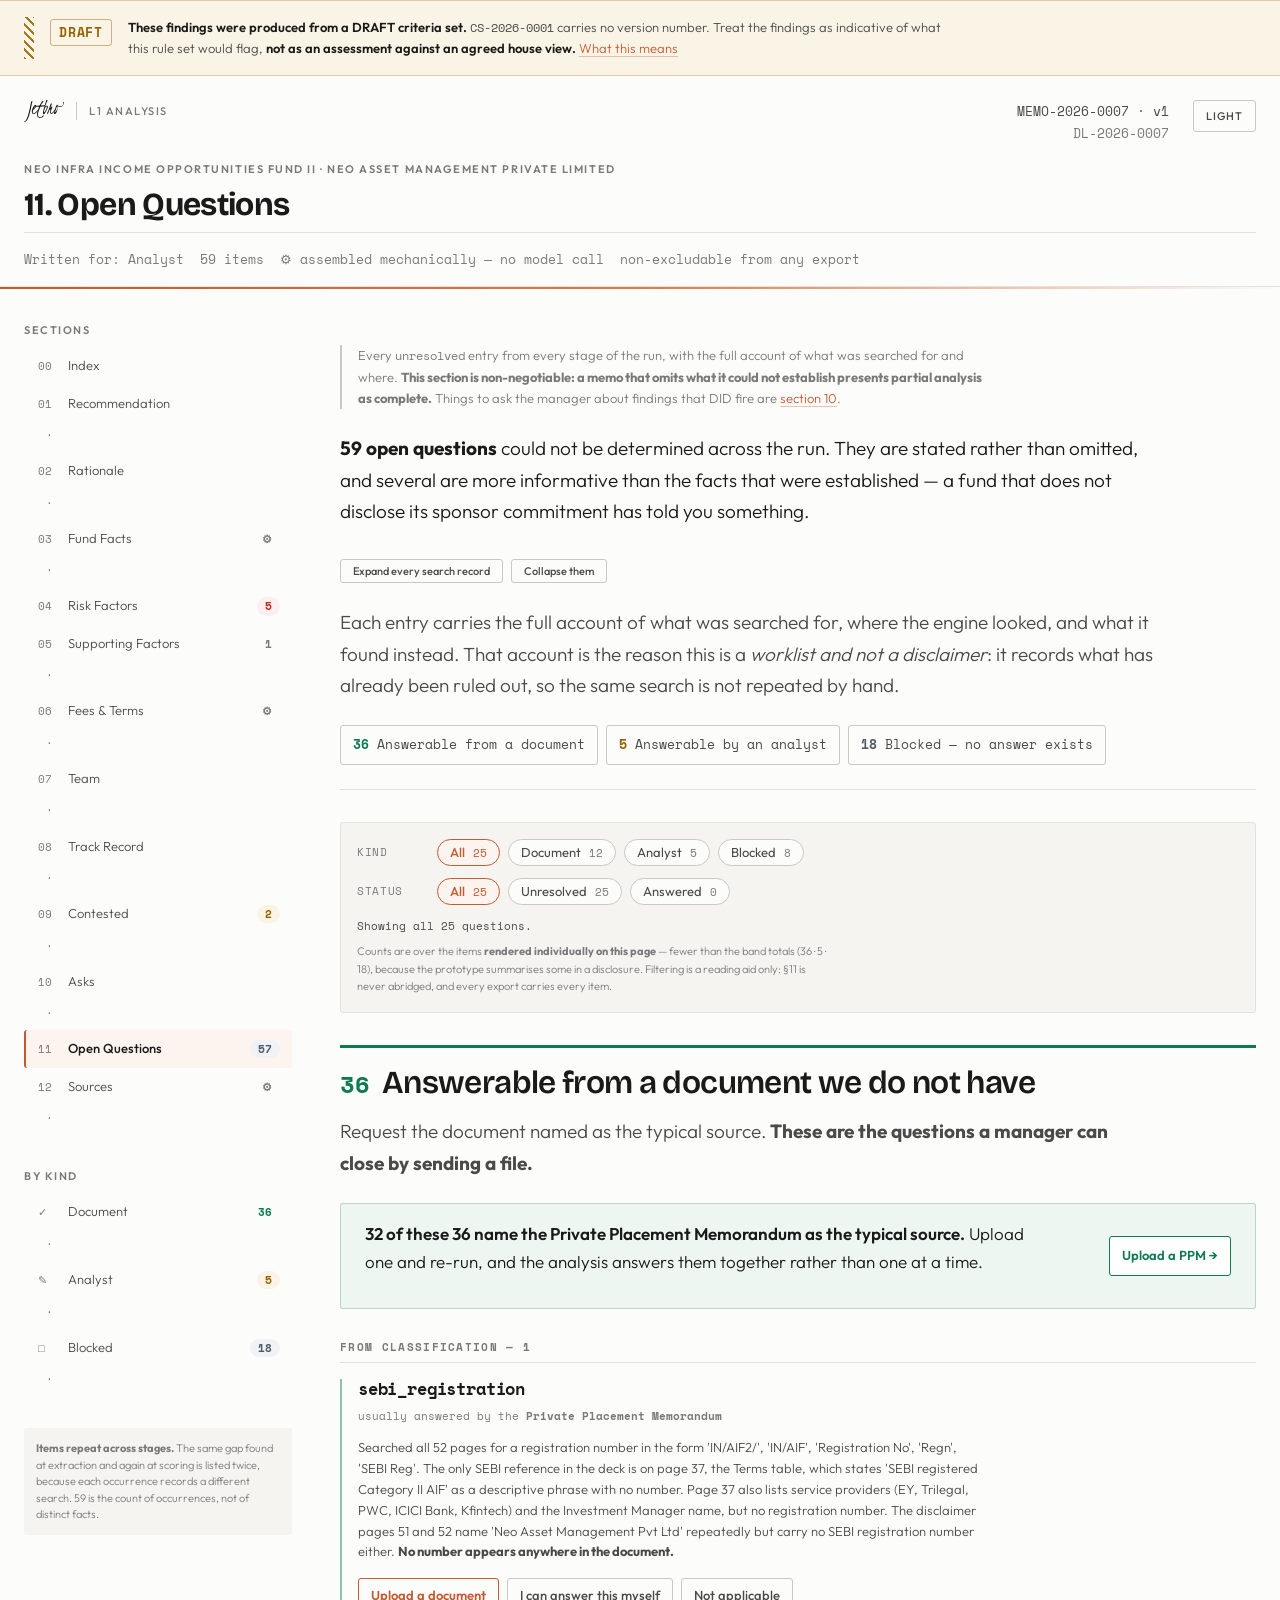
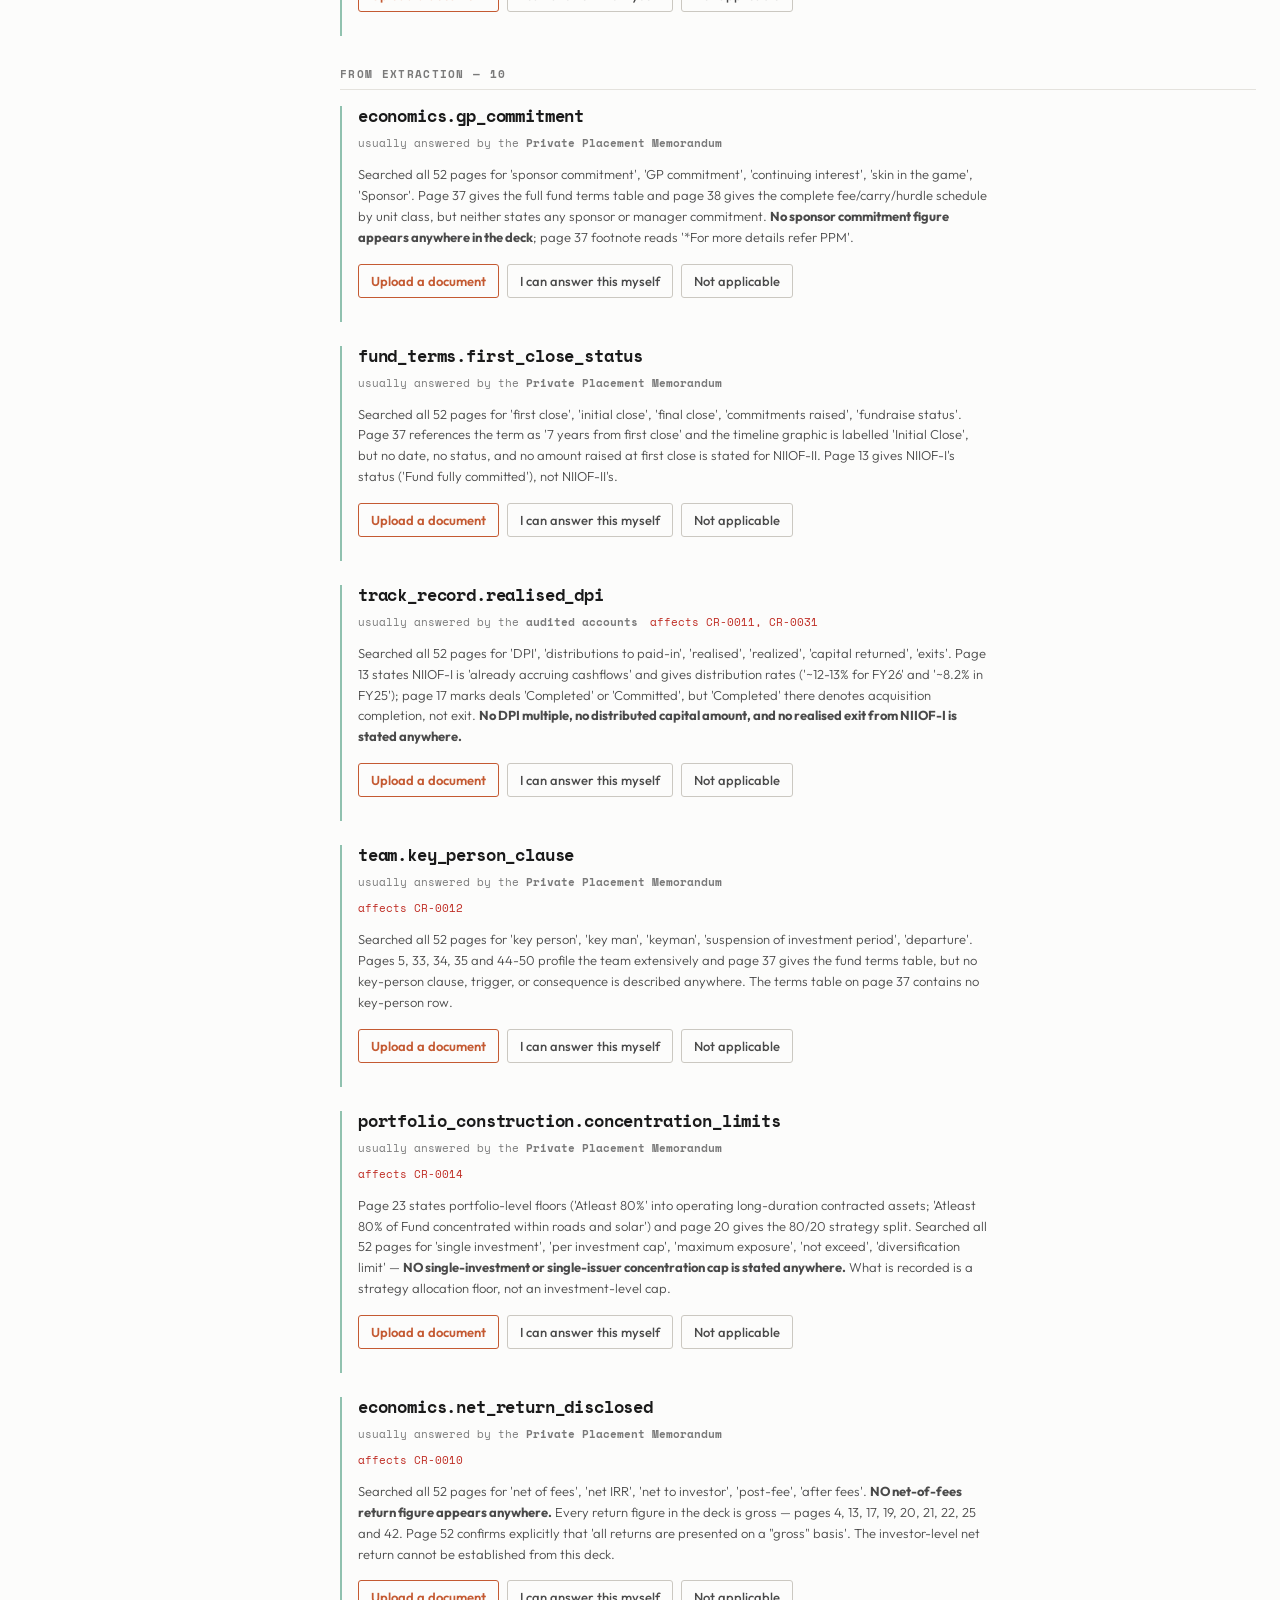
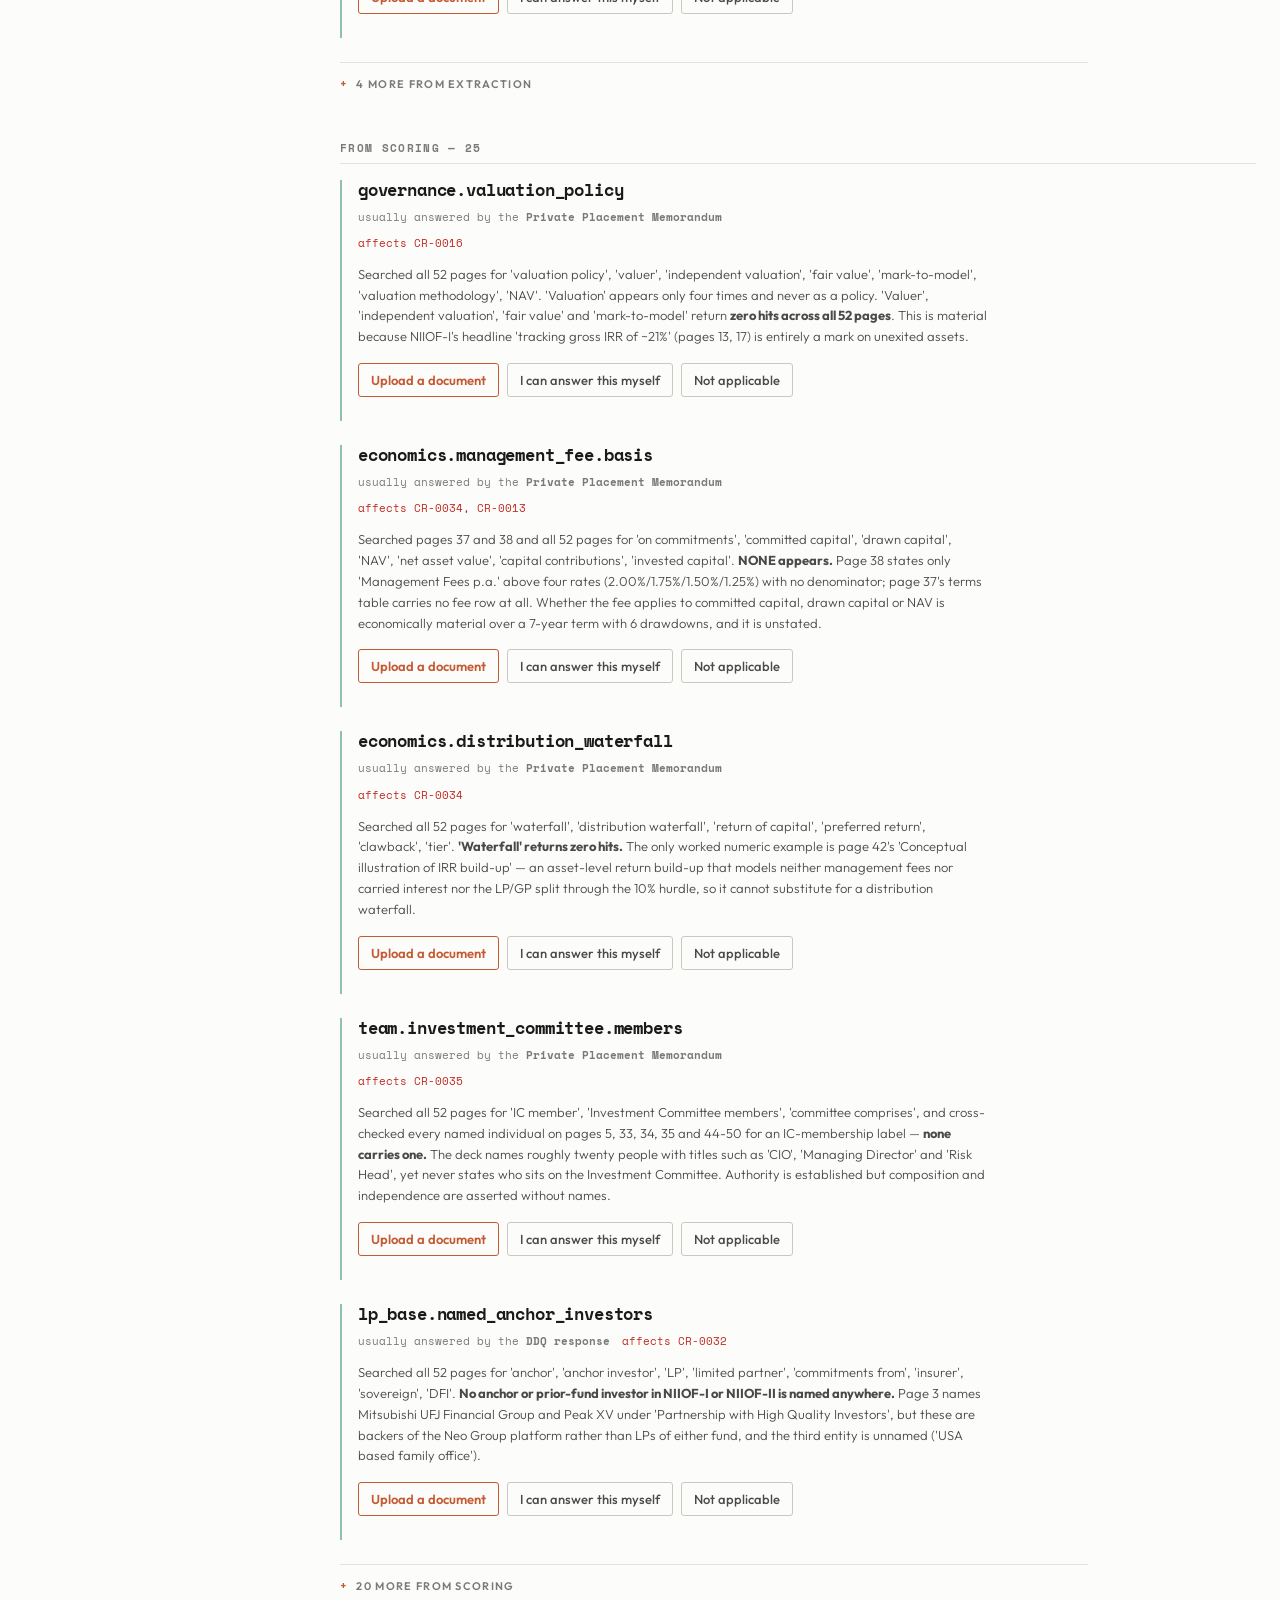
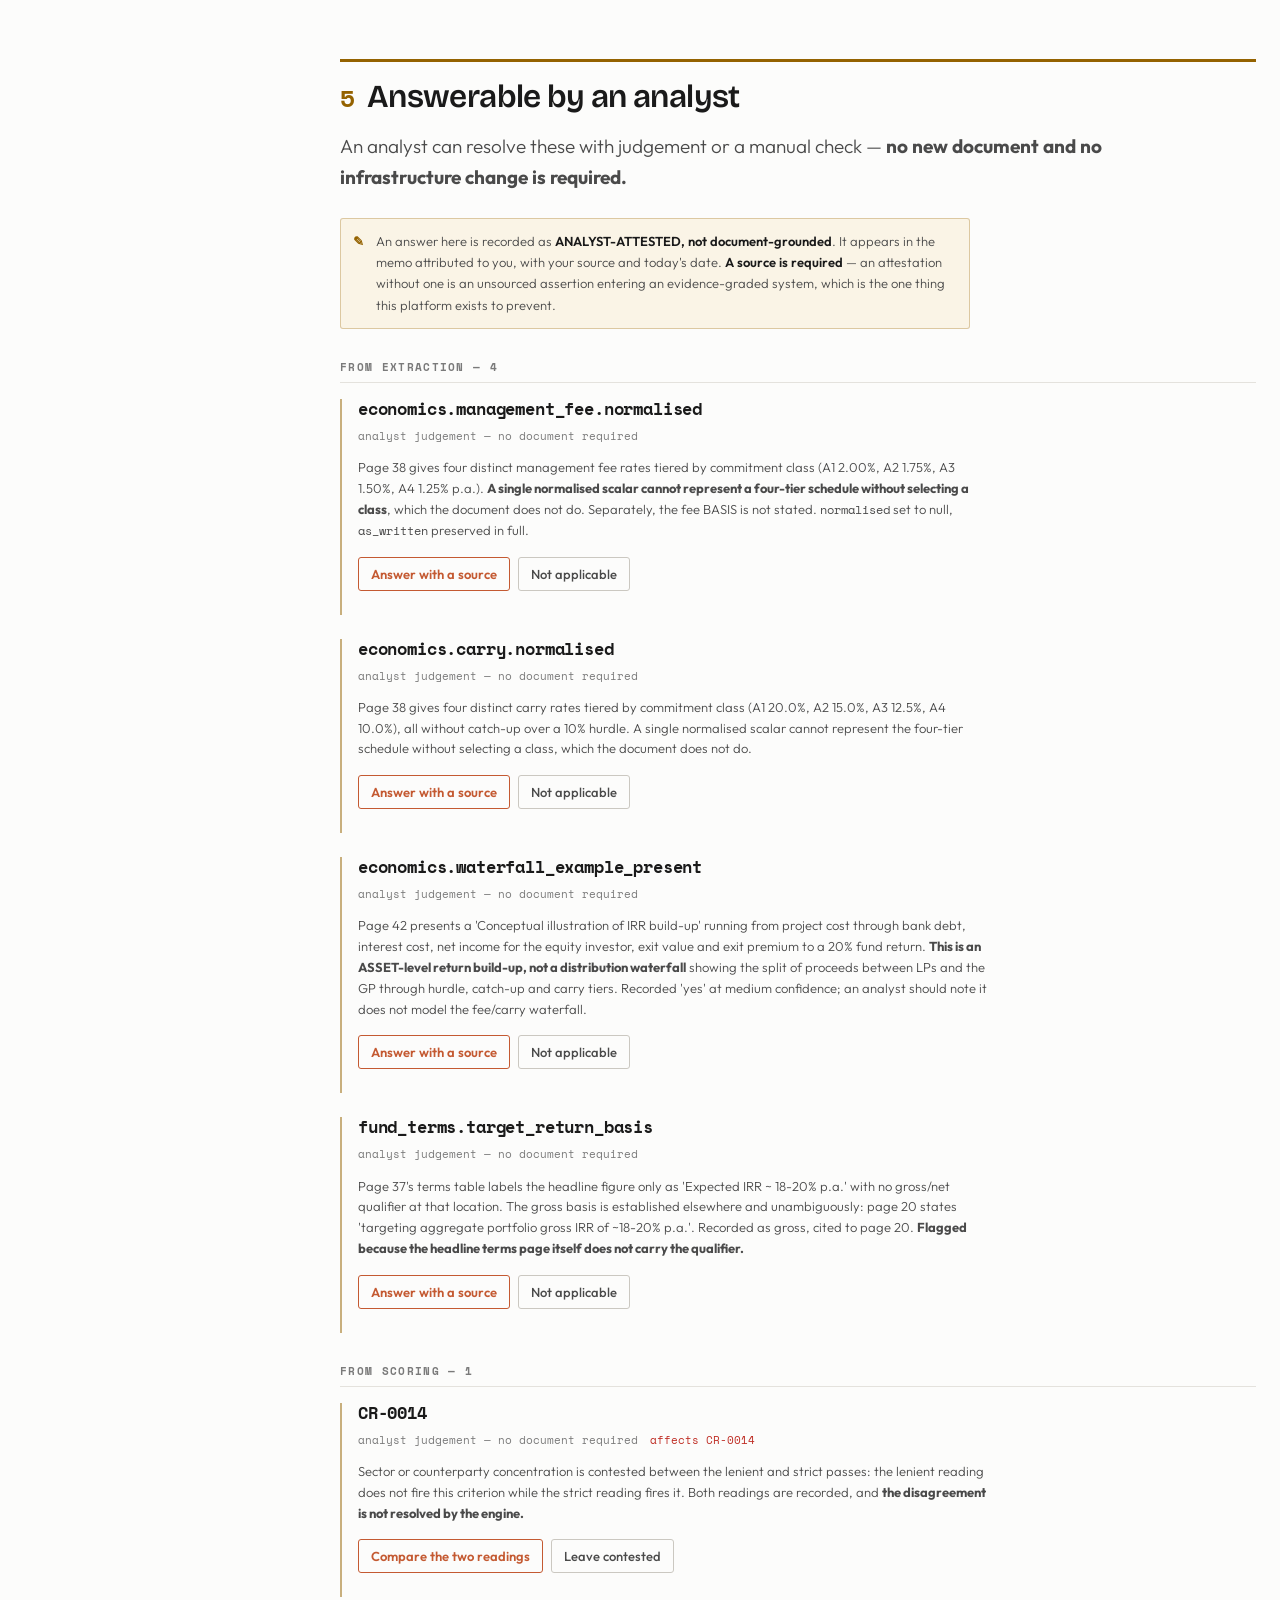
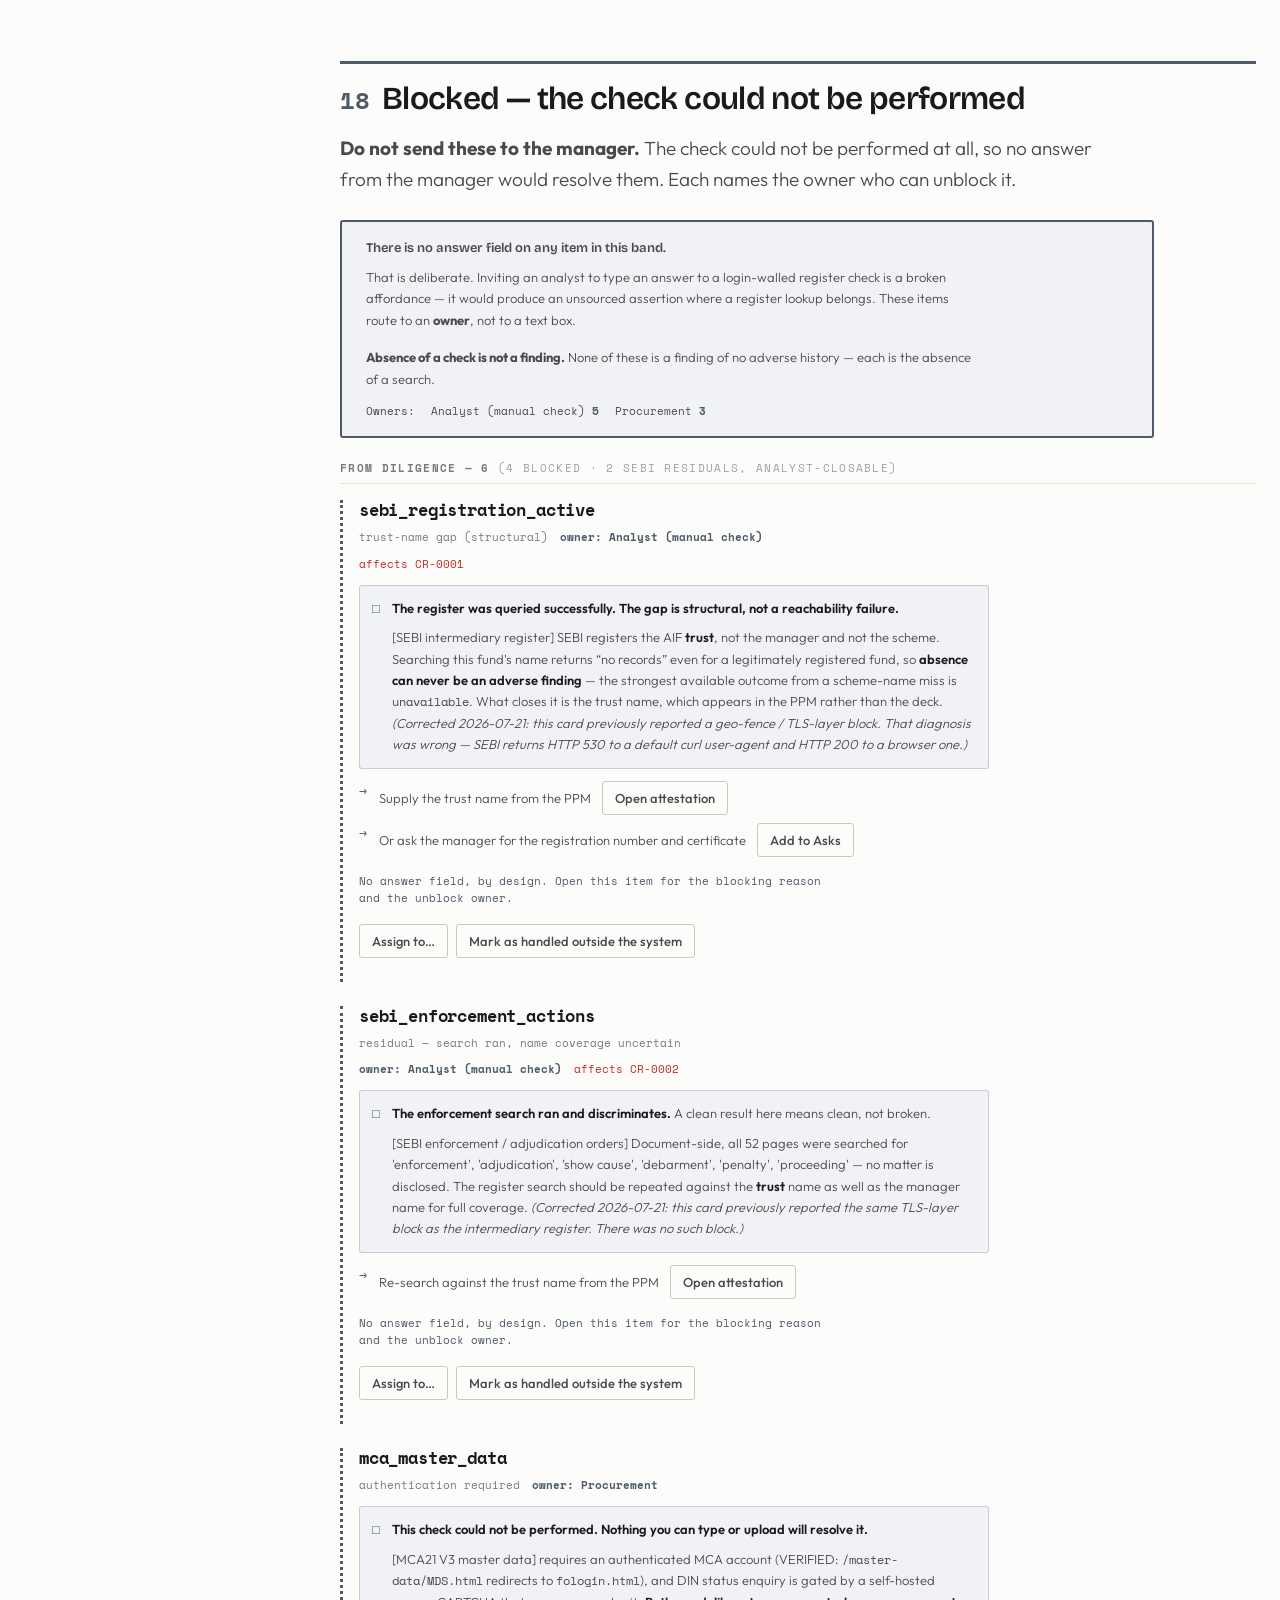
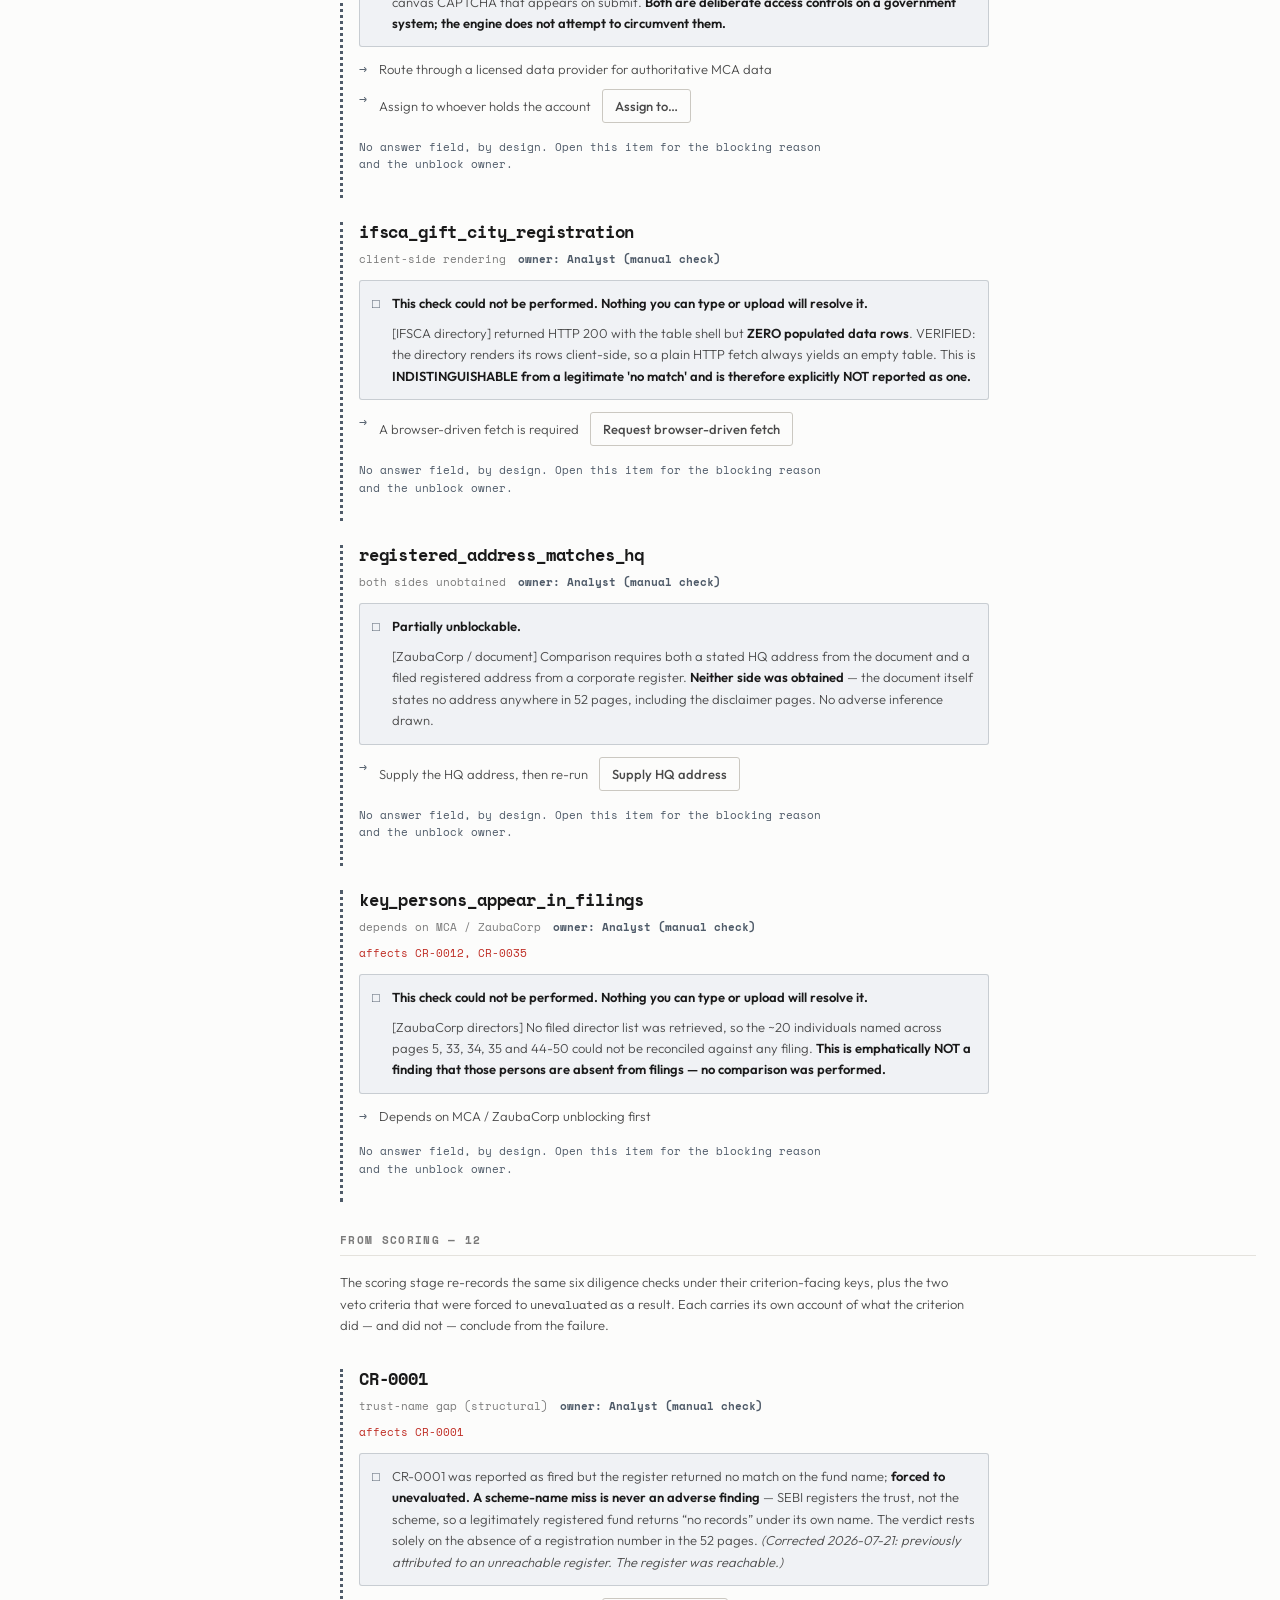
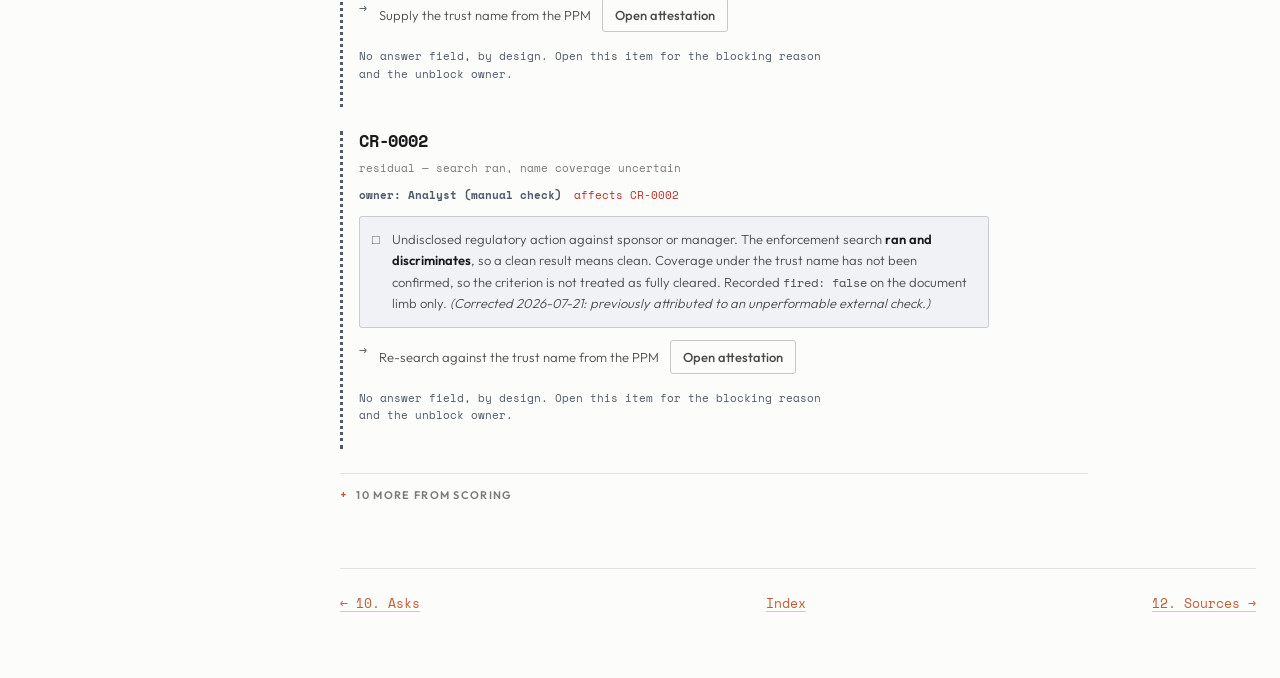
<file: 40-solution-design/l1-analysis-platform/screen-specs/prototype/open-questions.html>
<!DOCTYPE html>
<html lang="en">
<head>
<meta charset="utf-8">
<meta name="viewport" content="width=device-width, initial-scale=1">
<title>11. Open Questions — MEMO-2026-0007</title>
<link rel="preconnect" href="https://fonts.googleapis.com">
<link rel="preconnect" href="https://fonts.gstatic.com" crossorigin>
<link href="https://fonts.googleapis.com/css2?family=Bricolage+Grotesque:wght@400;600;700&family=Outfit:wght@300;400;500;600&family=Space+Mono:wght@400;700&display=swap" rel="stylesheet">
<link rel="stylesheet" href="styles.css">
</head>
<body>

<aside class="draft-banner" role="note" aria-label="Draft criteria set warning">
  <div class="draft-banner__inner">
    <span class="draft-banner__mark">DRAFT</span>
    <div class="draft-banner__body">
      <p><strong>These findings were produced from a DRAFT criteria set.</strong>
      <code>CS-2026-0001</code> carries no version number. Treat the findings as indicative of what this
      rule set would flag, <strong>not as an assessment against an agreed house view.</strong>
      <a href="#">What this means</a></p>
    </div>
  </div>
</aside>

<header class="masthead">
  <div class="masthead__inner">
    <div class="masthead__top">
      <div class="masthead__logo">
        <svg viewBox="0 0 473 260" fill="none" xmlns="http://www.w3.org/2000/svg" role="img" aria-label="JetBro">
          <path d="M61.0288 182.62C49.6922 217.15 37.2201 240.256 23.6127 251.94C17.5024 257.296 12.3281 260 8.14186 260C3.43559 260 1.04346 258.856 0.939453 256.36C0.939453 255.632 1.51148 255.086 2.65555 254.748C3.25112 254.613 3.82158 254.385 4.34565 254.072C10.4993 252.061 16.5663 247.199 22.5467 239.485C24.4884 236.884 26.227 234.137 27.747 231.268C37.5533 211.276 45.3907 190.376 51.1483 168.865C57.6486 145.446 65.9951 108.706 76.1876 58.6447C76.7597 56.2786 77.8777 51.5203 79.5938 44.4219C81.3099 37.3235 82.532 32.1232 83.3121 28.821L85.4702 19.7465C85.8043 17.5959 86.8046 15.6043 88.3303 14.0522C90.7219 12.7827 93.4384 12.2575 96.1308 12.5441C96.5947 12.5072 97.0611 12.5687 97.4996 12.7247C97.938 12.8807 98.3386 13.1276 98.6749 13.4492C99.0113 13.7708 99.2758 14.1599 99.4513 14.591C99.6267 15.022 99.7091 15.4852 99.693 15.9503C98.9052 20.6381 97.8724 25.2814 96.5988 29.8611C94.6227 38.2162 89.7777 61.0628 82.064 98.4009C74.3502 135.739 67.3385 163.812 61.0288 182.62Z" fill="currentColor"/>
          <path d="M163.319 118.344C167.557 113.82 169.897 113.144 170.417 115.978C170.129 117.904 169.457 119.752 168.441 121.412C163.393 130.371 157.118 138.58 149.798 145.802C136.537 159.426 124.819 166.291 114.644 166.395C110.161 166.511 105.782 165.027 102.294 162.209C95.8798 156.887 92.673 147.63 92.673 134.439C92.673 126.985 94.9524 116.489 99.5113 102.951C104.072 89.4474 111.216 76.96 120.547 66.1853C124.741 60.829 129.075 58.1508 133.547 58.1508C135.741 58.1865 137.906 58.6548 139.918 59.5289C142.211 60.29 144.203 61.7609 145.605 63.7287C147.007 65.6965 147.747 68.0594 147.718 70.4755C147.62 71.7157 147.367 72.9387 146.964 74.1157C142.466 82.5157 137.013 90.3681 130.713 97.517C124.145 105.568 116.528 112.704 108.066 118.734C105.752 126.115 104.389 133.76 104.01 141.485C103.92 144.957 104.05 148.431 104.4 151.886C105.154 155.396 107.988 157.086 112.876 157.086C117.764 157.086 123.277 154.85 129.595 150.352C136.733 145.046 143.374 139.102 149.434 132.593C156.507 125.235 160.511 121.074 161.473 120.164C162.125 119.597 162.742 118.989 163.319 118.344V118.344ZM113.916 99.6231C115.606 99.3631 119.116 95.7749 124.785 88.8065C130.453 81.8381 133.131 76.4038 133.131 72.4776C133.095 71.7683 132.881 71.0796 132.507 70.4755C128.667 75.0057 125.14 79.7924 121.951 84.8023C116.664 92.6894 114.02 97.6297 114.02 99.6231H113.916Z" fill="currentColor"/>
          <path d="M200.085 63.9492L245.613 62.9351C246.532 62.9351 247.546 63.8018 248.655 65.5353C249.857 67.554 250.469 69.8688 250.423 72.2176C250.423 74.0638 247.823 75.0518 243.169 75.1298C226.43 75.7362 209.751 77.4736 193.246 80.3301C191.773 84.4037 189.372 90.28 186.044 97.9591C172.176 131.969 164.913 155.804 164.255 169.463C164.238 176.203 165.573 182.879 168.181 189.094C172.74 199.651 179.535 204.929 188.566 204.929C194.89 205.149 201.108 203.265 206.247 199.573C212.57 194.408 218.245 188.498 223.148 181.97C225.176 179.37 227.282 178.46 229.492 179.214C230.533 179.646 231.405 180.405 231.977 181.375C232.549 182.346 232.79 183.476 232.664 184.596C232.664 192.292 228.209 198.715 219.3 203.863C210.634 208.972 200.758 211.666 190.698 211.663C185.756 211.712 180.856 210.744 176.303 208.821C171.749 206.898 167.64 204.06 164.229 200.483C156.792 193.012 153.074 183.079 153.074 170.685C153.16 161.671 154.215 152.692 156.22 143.904C159.147 131.791 162.962 119.911 167.635 108.36L178.581 80.1481C161.004 80.1481 151.193 79.9314 149.148 79.4981C142.881 78.198 139.683 75.6498 139.605 71.8536C139.605 70.6316 140.645 69.8775 142.491 69.5395L183.47 65.7953L210.459 20.3708C213.579 15.1705 216.405 12.5703 218.936 12.5703C220.127 12.5654 221.314 12.7051 222.472 12.9863C227.438 14.0784 229.908 15.8465 229.908 18.3426C229.908 20.8388 227.308 24.583 222.342 29.7053C217.376 34.8276 214.177 38.0777 213.007 39.5078C207.591 47.0184 203.242 55.2439 200.085 63.9492V63.9492Z" fill="currentColor"/>
          <path d="M263.814 3.46972C264.828 1.2856 267.142 0.11553 270.756 0.0115247C274.371 -0.0924811 276.737 0.50555 277.881 1.88363C278.78 2.7917 279.356 3.97032 279.519 5.23782C279.433 6.15828 279.14 7.04731 278.661 7.83796C264.169 32.73 255.45 54.2765 252.503 72.4776C257.777 69.1028 263.873 67.2328 270.132 67.0692C275.818 67.0692 279.736 69.21 281.885 73.4916C282.686 75.2724 283.085 77.2075 283.055 79.1599C283.055 85.2963 279.042 97.6903 271.016 116.342C262.991 134.994 254.609 149.45 245.873 159.712C240.465 165.918 235.862 169.064 232.066 169.151C227.126 169.151 224.448 163.526 224.032 152.276C224.032 151.184 224.032 150.118 224.032 149.13C224.032 140.463 226.485 127.358 231.39 109.816C236.296 92.2733 247.104 56.8247 263.814 3.46972ZM236.304 135.505C236.068 137.742 235.946 139.99 235.94 142.239C235.94 144.476 236.85 145.646 238.723 145.724C242.761 145.724 248.473 138.539 255.857 124.168C262.303 112.113 267.446 99.4041 271.198 86.2583C271.846 84.0137 272.23 81.7014 272.342 79.3679C272.342 77.8338 271.666 77.0538 270.314 77.0538C261.214 77.0538 253.171 84.7762 246.185 100.221C241.083 111.399 237.749 123.303 236.304 135.505V135.505Z" fill="currentColor"/>
          <path d="M335.474 82.2022L335.214 83.8402L334.98 85.3743C334.98 87.3678 332.033 95.4282 326.14 109.556C320.246 123.683 317.308 133.676 317.325 139.535C317.507 149.546 319.925 154.59 324.631 154.668C329.338 154.746 336.228 149.468 345.433 138.911C356.353 126.292 363.027 116.758 365.454 110.31C367.898 104.017 369.796 100.845 371.122 100.845C372.448 100.845 372.812 102.119 372.89 104.381C372.974 106.096 372.718 107.811 372.136 109.426L370.68 112.962C366.399 123.335 360.674 133.052 353.675 141.823C342.477 156.471 332.545 163.795 323.877 163.795C321.201 163.813 318.575 163.064 316.311 161.637C310.617 158.022 307.757 151.236 307.757 141.225C308.001 136.13 308.741 131.071 309.967 126.119C311.423 119.306 312.151 115.718 312.099 115.094C312.047 114.47 311.293 113.924 309.759 113.248C306.742 111.922 304.74 111.74 303.726 112.754C302.712 113.768 299.176 123.076 292.676 140.055C286.175 157.034 281.573 165.511 279.129 165.511C277.603 165.256 276.134 164.736 274.787 163.977C273.888 163.696 273.098 163.147 272.521 162.403C271.945 161.659 271.61 160.756 271.562 159.816C272.504 157.156 273.598 154.551 274.839 152.016L281.781 135.999C286.635 124.767 292.346 109.781 298.916 91.0426L315.661 43.668C316.077 42.4719 317.429 41.8479 319.691 41.7699H322.967C326.998 41.7699 329.026 43.252 329.026 46.1901C329.026 47.6116 326.842 53.9039 322.473 65.0672C318.963 73.477 316.103 82.1435 313.919 90.9906L313.477 94.6828C313.477 95.7749 313.685 96.399 314.101 96.581C315.378 94.8419 316.459 92.9671 317.325 90.9906L320.601 84.5683C321.212 83.6116 321.718 82.5916 322.109 81.5261C323.947 78.0593 326.131 76.3258 328.662 76.3258C333.03 76.3258 335.292 78.1979 335.474 81.7341V82.2022Z" fill="currentColor"/>
          <path d="M462.595 42.2639L461.971 27.4171C461.971 24.4876 463.115 22.9275 465.403 22.7368C466.321 22.7542 467.219 23.0144 468.004 23.4909C469.266 24.0789 470.328 25.0267 471.054 26.2155C471.78 27.4044 472.139 28.7812 472.086 30.1733C471.646 37.1427 469.881 43.9643 466.885 50.2724C464.423 56.6415 461.313 62.7406 457.603 68.4734C454.376 73.0092 450.073 76.6734 445.082 79.1375C440.09 81.6016 434.565 82.7886 429.001 82.5922C424.738 82.2527 420.549 81.28 416.573 79.706C412.599 78.1194 408.409 77.1378 404.144 76.7939C402.376 76.7939 400.972 79.394 399.984 84.5943C399.88 84.941 398.909 91.7014 397.072 104.875C394.298 124.775 389.696 139.223 383.265 148.22C374.996 160.649 368.435 166.863 363.582 166.863C358.381 166.447 355.417 162.651 354.819 155.526C355.235 146.027 359.335 129.308 367.118 105.369C374.901 81.4308 381.289 66.1073 386.281 59.3989C387.867 57.3188 390.675 56.5647 394.679 57.1368C396.188 57.4748 396.968 59.1649 397.02 62.181C396.932 62.7856 396.982 63.4021 397.165 63.985C397.347 64.5679 397.658 65.1024 398.075 65.549C398.492 65.9957 399.003 66.3431 399.572 66.5658C400.141 66.7884 400.753 66.8805 401.362 66.8353C406.536 67.3424 411.613 68.5767 416.443 70.5015C422.053 72.6418 427.969 73.8707 433.968 74.1417C438.751 74.0905 443.452 72.8864 447.67 70.6315C457.62 65.5179 462.595 56.062 462.595 42.2639ZM394.341 73.0237C390.875 73.0237 385.744 83.5196 378.949 104.511C372.154 125.503 368.747 137.533 368.73 140.601C368.73 143.67 368.86 145.204 369.38 145.204C372.466 145.204 377.865 137.629 385.579 122.478C393.293 107.328 397.141 94.3275 397.124 83.4762V81.9681C396.864 75.9878 395.954 73.0237 394.341 73.0237Z" fill="currentColor"/>
        </svg>
        <span class="masthead__logo-div">L1 Analysis</span>
      </div>
      <div style="display:flex; align-items:flex-start; gap:1.5rem;">
        <div class="masthead__ids">MEMO-2026-0007 · v1<br><span class="dim">DL-2026-0007</span></div>
        <button type="button" class="theme-toggle" id="themeToggle" aria-pressed="false">Theme</button>
      </div>
    </div>

    <p class="eyebrow"><a href="index.html" style="color:inherit">Neo Infra Income Opportunities Fund II</a> · Neo Asset Management Private Limited</p>
    <h1 style="font-size:var(--t-xl); max-width:none">11. Open Questions</h1>

    <div class="masthead__meta">
      <span>Written for: Analyst</span>
      <span>59 items</span>
      <span>⚙ assembled mechanically — no model call</span>
      <span>non-excludable from any export</span>
    </div>
  </div>
</header>

<hr class="jetbro-accent-line">

<div class="shell">

  <!-- ---------- RAIL ---------- -->
  <nav class="rail" aria-label="Memo sections">
    <div class="rail__group">
      <p class="eyebrow">Sections</p>
      <ul class="rail__list">
        <li><a class="rail__item" href="index.html"><span class="rail__num">00</span><span>Index</span><span class="rail__badge rail__badge--quiet"></span></a></li>
        <li><a class="rail__item" href="#"><span class="rail__num">01</span><span>Recommendation</span><span class="rail__badge rail__badge--quiet"></span></a></li>
        <li><a class="rail__item" href="#"><span class="rail__num">02</span><span>Rationale</span><span class="rail__badge rail__badge--quiet"></span></a></li>
        <li><a class="rail__item" href="#"><span class="rail__num">03</span><span>Fund Facts</span><span class="rail__badge rail__badge--quiet" title="assembled mechanically">⚙</span></a></li>
        <li><a class="rail__item" href="section.html"><span class="rail__num">04</span><span>Risk Factors</span><span class="rail__badge rail__badge--red">5</span></a></li>
        <li><a class="rail__item" href="#"><span class="rail__num">05</span><span>Supporting Factors</span><span class="rail__badge rail__badge--quiet">1</span></a></li>
        <li><a class="rail__item" href="#"><span class="rail__num">06</span><span>Fees &amp; Terms</span><span class="rail__badge rail__badge--quiet" title="assembled mechanically">⚙</span></a></li>
        <li><a class="rail__item" href="#"><span class="rail__num">07</span><span>Team</span><span class="rail__badge rail__badge--quiet"></span></a></li>
        <li><a class="rail__item" href="#"><span class="rail__num">08</span><span>Track Record</span><span class="rail__badge rail__badge--quiet"></span></a></li>
        <li><a class="rail__item" href="#"><span class="rail__num">09</span><span>Contested</span><span class="rail__badge rail__badge--amber">2</span></a></li>
        <li><a class="rail__item" href="#"><span class="rail__num">10</span><span>Asks</span><span class="rail__badge rail__badge--quiet"></span></a></li>
        <li><a class="rail__item" href="open-questions.html" aria-current="page"><span class="rail__num">11</span><span>Open Questions</span><span class="rail__badge rail__badge--slate">57</span></a></li>
        <li><a class="rail__item" href="#"><span class="rail__num">12</span><span>Sources</span><span class="rail__badge rail__badge--quiet" title="assembled mechanically">⚙</span></a></li>
      </ul>
    </div>

    <div class="rail__group rail__group--key">
      <p class="eyebrow">By kind</p>
      <ul class="rail__list">
        <li><a class="rail__item" href="#doc"><span class="rail__num">✓</span><span>Document</span><span class="rail__badge rail__badge--quiet" style="color:var(--st-green)">36</span></a></li>
        <li><a class="rail__item" href="#analyst"><span class="rail__num">✎</span><span>Analyst</span><span class="rail__badge rail__badge--amber">5</span></a></li>
        <li><a class="rail__item" href="#blocked"><span class="rail__num">□</span><span>Blocked</span><span class="rail__badge rail__badge--slate">18</span></a></li>
      </ul>
    </div>

    <div class="rail__group">
      <p class="rail__note">
        <strong>Items repeat across stages.</strong> The same gap found at extraction and again at
        scoring is listed twice, because each occurrence records a different search. 59 is the count of
        occurrences, not of distinct facts.
      </p>
    </div>
  </nav>

  <!-- ---------- DOCUMENT ---------- -->
  <main class="doc">

    <div class="engine-note">
      <p>Every <code>unresolved</code> entry from every stage of the run, with the full account of what
      was searched for and where. <strong>This section is non-negotiable: a memo that omits what it could
      not establish presents partial analysis as complete.</strong> Things to ask the manager about
      findings that DID fire are <a href="#">section 10</a>.</p>
    </div>

    <p class="doc__lede">
      <strong>59 open questions</strong> could not be determined across the run. They are stated rather
      than omitted, and several are more informative than the facts that were established — a fund that
      does not disclose its sponsor commitment has told you something.
    </p>

    <p class="doc__standfirst">
      Each entry carries the full account of what was searched for, where the engine looked, and what it
      found instead. That account is the reason this is a <em>worklist and not a disclaimer</em>: it
      records what has already been ruled out, so the same search is not repeated by hand.
    </p>

    <!-- Kind jump -->
    <nav class="kind-jump" aria-label="Jump to a question kind">
      <a href="#doc" class="k-doc"><span class="n">36</span> Answerable from a document</a>
      <a href="#analyst" class="k-analyst"><span class="n">5</span> Answerable by an analyst</a>
      <a href="#blocked" class="k-blocked"><span class="n">18</span> Blocked — no answer exists</a>
    </nav>

    <!-- ================= BAND 1: DOCUMENT-ANSWERABLE ================= -->
    <section class="kind-band kind-band--doc" id="doc" aria-labelledby="doc-h">
      <div class="kind-band__head">
        <div class="kind-band__title">
          <span class="kind-band__count">36</span>
          <h2 id="doc-h">Answerable from a document we do not have</h2>
        </div>
        <p class="kind-band__instruction">
          Request the document named as the typical source. <strong>These are the questions a manager
          can close by sending a file.</strong>
        </p>
      </div>

      <!-- The bulk affordance: the count with an affordance is a co-pilot;
           the count alone is a complaint. -->
      <div class="bulk">
        <p class="bulk__text">
          <strong>32 of these 36 name the Private Placement Memorandum as the typical source.</strong>
          Upload one and re-run, and the analysis answers them together rather than one at a time.
        </p>
        <a class="btn btn--primary" href="#">Upload a PPM &rarr;</a>
      </div>

      <h3 class="stage-head">From classification — 1</h3>

      <article class="q q--doc" id="sebi_registration">
        <h4 class="q__key">sebi_registration</h4>
        <p class="q__route">
          <span>usually answered by the <strong>Private Placement Memorandum</strong></span>
        </p>
        <p class="q__body">
          Searched all 52 pages for a registration number in the form 'IN/AIF2/', 'IN/AIF',
          'Registration No', 'Regn', 'SEBI Reg'. The only SEBI reference in the deck is on page 37, the
          Terms table, which states 'SEBI registered Category II AIF' as a descriptive phrase with no
          number. Page 37 also lists service providers (EY, Trilegal, PWC, ICICI Bank, Kfintech) and the
          Investment Manager name, but no registration number. The disclaimer pages 51 and 52 name 'Neo
          Asset Management Pvt Ltd' repeatedly but carry no SEBI registration number either.
          <strong>No number appears anywhere in the document.</strong>
        </p>
        <div class="q__affordance">
          <a class="btn btn--primary" href="#">Upload a document</a>
          <a class="btn" href="#">I can answer this myself</a>
          <a class="btn" href="#">Not applicable</a>
        </div>
      </article>

      <h3 class="stage-head">From extraction — 10</h3>

      <article class="q q--doc" id="economics.gp_commitment">
        <h4 class="q__key">economics.gp_commitment</h4>
        <p class="q__route">
          <span>usually answered by the <strong>Private Placement Memorandum</strong></span>
        </p>
        <p class="q__body">
          Searched all 52 pages for 'sponsor commitment', 'GP commitment', 'continuing interest', 'skin
          in the game', 'Sponsor'. Page 37 gives the full fund terms table and page 38 gives the complete
          fee/carry/hurdle schedule by unit class, but neither states any sponsor or manager commitment.
          <strong>No sponsor commitment figure appears anywhere in the deck</strong>; page 37 footnote
          reads '*For more details refer PPM'.
        </p>
        <div class="q__affordance">
          <a class="btn btn--primary" href="#">Upload a document</a>
          <a class="btn" href="#">I can answer this myself</a>
          <a class="btn" href="#">Not applicable</a>
        </div>
      </article>

      <article class="q q--doc" id="fund_terms.first_close_status">
        <h4 class="q__key">fund_terms.first_close_status</h4>
        <p class="q__route">
          <span>usually answered by the <strong>Private Placement Memorandum</strong></span>
        </p>
        <p class="q__body">
          Searched all 52 pages for 'first close', 'initial close', 'final close', 'commitments raised',
          'fundraise status'. Page 37 references the term as '7 years from first close' and the timeline
          graphic is labelled 'Initial Close', but no date, no status, and no amount raised at first
          close is stated for NIIOF-II. Page 13 gives NIIOF-I's status ('Fund fully committed'), not
          NIIOF-II's.
        </p>
        <div class="q__affordance">
          <a class="btn btn--primary" href="#">Upload a document</a>
          <a class="btn" href="#">I can answer this myself</a>
          <a class="btn" href="#">Not applicable</a>
        </div>
      </article>

      <article class="q q--doc" id="track_record.realised_dpi">
        <h4 class="q__key">track_record.realised_dpi</h4>
        <p class="q__route">
          <span>usually answered by the <strong>audited accounts</strong></span>
          <span class="affects">affects CR-0011, CR-0031</span>
        </p>
        <p class="q__body">
          Searched all 52 pages for 'DPI', 'distributions to paid-in', 'realised', 'realized', 'capital
          returned', 'exits'. Page 13 states NIIOF-I is 'already accruing cashflows' and gives
          distribution rates ('~12-13% for FY26' and '~8.2% in FY25'); page 17 marks deals 'Completed' or
          'Committed', but 'Completed' there denotes acquisition completion, not exit. <strong>No DPI
          multiple, no distributed capital amount, and no realised exit from NIIOF-I is stated
          anywhere.</strong>
        </p>
        <div class="q__affordance">
          <a class="btn btn--primary" href="#">Upload a document</a>
          <a class="btn" href="#">I can answer this myself</a>
          <a class="btn" href="#">Not applicable</a>
        </div>
      </article>

      <article class="q q--doc" id="team.key_person_clause">
        <h4 class="q__key">team.key_person_clause</h4>
        <p class="q__route">
          <span>usually answered by the <strong>Private Placement Memorandum</strong></span>
          <span class="affects">affects CR-0012</span>
        </p>
        <p class="q__body">
          Searched all 52 pages for 'key person', 'key man', 'keyman', 'suspension of investment period',
          'departure'. Pages 5, 33, 34, 35 and 44-50 profile the team extensively and page 37 gives the
          fund terms table, but no key-person clause, trigger, or consequence is described anywhere. The
          terms table on page 37 contains no key-person row.
        </p>
        <div class="q__affordance">
          <a class="btn btn--primary" href="#">Upload a document</a>
          <a class="btn" href="#">I can answer this myself</a>
          <a class="btn" href="#">Not applicable</a>
        </div>
      </article>

      <article class="q q--doc" id="portfolio_construction.concentration_limits">
        <h4 class="q__key">portfolio_construction.concentration_limits</h4>
        <p class="q__route">
          <span>usually answered by the <strong>Private Placement Memorandum</strong></span>
          <span class="affects">affects CR-0014</span>
        </p>
        <p class="q__body">
          Page 23 states portfolio-level floors ('Atleast 80%' into operating long-duration contracted
          assets; 'Atleast 80% of Fund concentrated within roads and solar') and page 20 gives the 80/20
          strategy split. Searched all 52 pages for 'single investment', 'per investment cap', 'maximum
          exposure', 'not exceed', 'diversification limit' — <strong>NO single-investment or
          single-issuer concentration cap is stated anywhere.</strong> What is recorded is a strategy
          allocation floor, not an investment-level cap.
        </p>
        <div class="q__affordance">
          <a class="btn btn--primary" href="#">Upload a document</a>
          <a class="btn" href="#">I can answer this myself</a>
          <a class="btn" href="#">Not applicable</a>
        </div>
      </article>

      <article class="q q--doc" id="economics.net_return_disclosed">
        <h4 class="q__key">economics.net_return_disclosed</h4>
        <p class="q__route">
          <span>usually answered by the <strong>Private Placement Memorandum</strong></span>
          <span class="affects">affects CR-0010</span>
        </p>
        <p class="q__body">
          Searched all 52 pages for 'net of fees', 'net IRR', 'net to investor', 'post-fee', 'after
          fees'. <strong>NO net-of-fees return figure appears anywhere.</strong> Every return figure in
          the deck is gross — pages 4, 13, 17, 19, 20, 21, 22, 25 and 42. Page 52 confirms explicitly
          that 'all returns are presented on a "gross" basis'. The investor-level net return cannot be
          established from this deck.
        </p>
        <div class="q__affordance">
          <a class="btn btn--primary" href="#">Upload a document</a>
          <a class="btn" href="#">I can answer this myself</a>
          <a class="btn" href="#">Not applicable</a>
        </div>
      </article>

      <details class="disclosure" style="margin-bottom:3rem">
        <summary>4 more from extraction</summary>
        <div class="disclosure__body">
          <p><code>fund_terms.minimum_commitment</code> — the deck never uses 'minimum commitment',
          'minimum investment' or 'minimum ticket'. Page 38's class table gives the lowest contribution
          band as 'A1 1-2.99 Crs', from which INR 1 crore is the implied floor — a deduction from the
          class structure rather than a stated minimum.</p>
          <p><code>portfolio_construction.geography</code> — the terms table on page 37 contains no
          geography row. India is deduced from the counterparties and assets named throughout — NHAI,
          NTPC, MORTH, SECI (page 14) — hence confidence medium; the value records a deduction, not a
          stated mandate.</p>
          <p><code>team.investment_committee</code> — page 28 states the IC has 'Independent industry
          experts on IC'; page 27 says the 'Investment committee managed India's first offshore and first
          domestic Infra fund'. <strong>NO IC member is named anywhere</strong>, and the split between
          independent and internal members is not given.</p>
          <p><code>service_providers.banker</code> — page 37 names exactly five providers. Searched all
          52 pages for 'banker', 'escrow', 'trustee', 'placement agent', 'administrator' — none named.</p>
        </div>
      </details>

      <h3 class="stage-head">From scoring — 25</h3>

      <article class="q q--doc" id="governance.valuation_policy">
        <h4 class="q__key">governance.valuation_policy</h4>
        <p class="q__route">
          <span>usually answered by the <strong>Private Placement Memorandum</strong></span>
          <span class="affects">affects CR-0016</span>
        </p>
        <p class="q__body">
          Searched all 52 pages for 'valuation policy', 'valuer', 'independent valuation', 'fair value',
          'mark-to-model', 'valuation methodology', 'NAV'. 'Valuation' appears only four times and never
          as a policy. 'Valuer', 'independent valuation', 'fair value' and 'mark-to-model' return
          <strong>zero hits across all 52 pages</strong>. This is material because NIIOF-I's headline
          'tracking gross IRR of ~21%' (pages 13, 17) is entirely a mark on unexited assets.
        </p>
        <div class="q__affordance">
          <a class="btn btn--primary" href="#">Upload a document</a>
          <a class="btn" href="#">I can answer this myself</a>
          <a class="btn" href="#">Not applicable</a>
        </div>
      </article>

      <article class="q q--doc" id="economics.management_fee.basis">
        <h4 class="q__key">economics.management_fee.basis</h4>
        <p class="q__route">
          <span>usually answered by the <strong>Private Placement Memorandum</strong></span>
          <span class="affects">affects CR-0034, CR-0013</span>
        </p>
        <p class="q__body">
          Searched pages 37 and 38 and all 52 pages for 'on commitments', 'committed capital', 'drawn
          capital', 'NAV', 'net asset value', 'capital contributions', 'invested capital'.
          <strong>NONE appears.</strong> Page 38 states only 'Management Fees p.a.' above four rates
          (2.00%/1.75%/1.50%/1.25%) with no denominator; page 37's terms table carries no fee row at all.
          Whether the fee applies to committed capital, drawn capital or NAV is economically material
          over a 7-year term with 6 drawdowns, and it is unstated.
        </p>
        <div class="q__affordance">
          <a class="btn btn--primary" href="#">Upload a document</a>
          <a class="btn" href="#">I can answer this myself</a>
          <a class="btn" href="#">Not applicable</a>
        </div>
      </article>

      <article class="q q--doc" id="economics.distribution_waterfall">
        <h4 class="q__key">economics.distribution_waterfall</h4>
        <p class="q__route">
          <span>usually answered by the <strong>Private Placement Memorandum</strong></span>
          <span class="affects">affects CR-0034</span>
        </p>
        <p class="q__body">
          Searched all 52 pages for 'waterfall', 'distribution waterfall', 'return of capital',
          'preferred return', 'clawback', 'tier'. <strong>'Waterfall' returns zero hits.</strong> The only
          worked numeric example is page 42's 'Conceptual illustration of IRR build-up' — an asset-level
          return build-up that models neither management fees nor carried interest nor the LP/GP split
          through the 10% hurdle, so it cannot substitute for a distribution waterfall.
        </p>
        <div class="q__affordance">
          <a class="btn btn--primary" href="#">Upload a document</a>
          <a class="btn" href="#">I can answer this myself</a>
          <a class="btn" href="#">Not applicable</a>
        </div>
      </article>

      <article class="q q--doc" id="team.investment_committee.members">
        <h4 class="q__key">team.investment_committee.members</h4>
        <p class="q__route">
          <span>usually answered by the <strong>Private Placement Memorandum</strong></span>
          <span class="affects">affects CR-0035</span>
        </p>
        <p class="q__body">
          Searched all 52 pages for 'IC member', 'Investment Committee members', 'committee comprises',
          and cross-checked every named individual on pages 5, 33, 34, 35 and 44-50 for an IC-membership
          label — <strong>none carries one.</strong> The deck names roughly twenty people with titles such
          as 'CIO', 'Managing Director' and 'Risk Head', yet never states who sits on the Investment
          Committee. Authority is established but composition and independence are asserted without
          names.
        </p>
        <div class="q__affordance">
          <a class="btn btn--primary" href="#">Upload a document</a>
          <a class="btn" href="#">I can answer this myself</a>
          <a class="btn" href="#">Not applicable</a>
        </div>
      </article>

      <article class="q q--doc" id="lp_base.named_anchor_investors">
        <h4 class="q__key">lp_base.named_anchor_investors</h4>
        <p class="q__route">
          <span>usually answered by the <strong>DDQ response</strong></span>
          <span class="affects">affects CR-0032</span>
        </p>
        <p class="q__body">
          Searched all 52 pages for 'anchor', 'anchor investor', 'LP', 'limited partner', 'commitments
          from', 'insurer', 'sovereign', 'DFI'. <strong>No anchor or prior-fund investor in NIIOF-I or
          NIIOF-II is named anywhere.</strong> Page 3 names Mitsubishi UFJ Financial Group and Peak XV
          under 'Partnership with High Quality Investors', but these are backers of the Neo Group
          platform rather than LPs of either fund, and the third entity is unnamed ('USA based family
          office').
        </p>
        <div class="q__affordance">
          <a class="btn btn--primary" href="#">Upload a document</a>
          <a class="btn" href="#">I can answer this myself</a>
          <a class="btn" href="#">Not applicable</a>
        </div>
      </article>

      <details class="disclosure">
        <summary>20 more from scoring</summary>
        <div class="disclosure__body">
          <p>The remaining scoring-stage items restate the same gaps found at a second point in the run,
          each with its own search record: <code>economics.gp_commitment</code> (×3),
          <code>economics.net_return_to_investor</code>, <code>track_record.realised_dpi</code> (×2),
          <code>team.key_person_clause</code> (×2), <code>portfolio_construction.single_investment_cap</code>
          (×2), <code>sebi_registration.number</code> (×2), <code>fund_terms.first_close_status</code> (×2),
          <code>governance.valuation_policy</code>, <code>team.investment_committee.members</code>,
          <code>economics.management_fee.basis</code>, <code>economics.distribution_waterfall</code>,
          <code>investors.anchor_lps</code>, and <code>service_providers.due_diligence_firms</code>.</p>
          <p><strong>These are deliberately not deduplicated.</strong> An item found at extraction and
          again at scoring records two independent searches with different search-term lists, and
          collapsing them would discard the second search record — which is the part of §11 that makes it
          a worklist rather than a disclaimer.</p>
          <p><em>Illustrative in this prototype:</em> the full text of each of these 20 is in the source
          memo file; they are summarised here to keep the prototype page readable. In the product every
          one renders in full, exactly like the five above.</p>
        </div>
      </details>
    </section>

    <!-- ================= BAND 2: ANALYST-ANSWERABLE ================= -->
    <section class="kind-band kind-band--analyst" id="analyst" aria-labelledby="analyst-h">
      <div class="kind-band__head">
        <div class="kind-band__title">
          <span class="kind-band__count">5</span>
          <h2 id="analyst-h">Answerable by an analyst</h2>
        </div>
        <p class="kind-band__instruction">
          An analyst can resolve these with judgement or a manual check — <strong>no new document and no
          infrastructure change is required.</strong>
        </p>
      </div>

      <div class="blocked-notice" style="background:var(--tint-amber); border-color:color-mix(in srgb, var(--st-amber) 30%, transparent); margin-bottom:2rem">
        <span class="blocked-notice__glyph" style="color:var(--st-amber)" aria-hidden="true">✎</span>
        <div>
          <p style="margin-bottom:0">An answer here is recorded as <strong>ANALYST-ATTESTED, not
          document-grounded</strong>. It appears in the memo attributed to you, with your source and
          today's date. <strong>A source is required</strong> — an attestation without one is an
          unsourced assertion entering an evidence-graded system, which is the one thing this platform
          exists to prevent.</p>
        </div>
      </div>

      <h3 class="stage-head">From extraction — 4</h3>

      <article class="q q--analyst" id="economics.management_fee.normalised">
        <h4 class="q__key">economics.management_fee.normalised</h4>
        <p class="q__route"><span>analyst judgement — no document required</span></p>
        <p class="q__body">
          Page 38 gives four distinct management fee rates tiered by commitment class (A1 2.00%, A2
          1.75%, A3 1.50%, A4 1.25% p.a.). <strong>A single normalised scalar cannot represent a
          four-tier schedule without selecting a class</strong>, which the document does not do.
          Separately, the fee BASIS is not stated. <code>normalised</code> set to null,
          <code>as_written</code> preserved in full.
        </p>
        <div class="q__affordance">
          <a class="btn btn--primary" href="#">Answer with a source</a>
          <a class="btn" href="#">Not applicable</a>
        </div>
      </article>

      <article class="q q--analyst" id="economics.carry.normalised">
        <h4 class="q__key">economics.carry.normalised</h4>
        <p class="q__route"><span>analyst judgement — no document required</span></p>
        <p class="q__body">
          Page 38 gives four distinct carry rates tiered by commitment class (A1 20.0%, A2 15.0%, A3
          12.5%, A4 10.0%), all without catch-up over a 10% hurdle. A single normalised scalar cannot
          represent the four-tier schedule without selecting a class, which the document does not do.
        </p>
        <div class="q__affordance">
          <a class="btn btn--primary" href="#">Answer with a source</a>
          <a class="btn" href="#">Not applicable</a>
        </div>
      </article>

      <article class="q q--analyst" id="economics.waterfall_example_present">
        <h4 class="q__key">economics.waterfall_example_present</h4>
        <p class="q__route"><span>analyst judgement — no document required</span></p>
        <p class="q__body">
          Page 42 presents a 'Conceptual illustration of IRR build-up' running from project cost through
          bank debt, interest cost, net income for the equity investor, exit value and exit premium to a
          20% fund return. <strong>This is an ASSET-level return build-up, not a distribution
          waterfall</strong> showing the split of proceeds between LPs and the GP through hurdle,
          catch-up and carry tiers. Recorded 'yes' at medium confidence; an analyst should note it does
          not model the fee/carry waterfall.
        </p>
        <div class="q__affordance">
          <a class="btn btn--primary" href="#">Answer with a source</a>
          <a class="btn" href="#">Not applicable</a>
        </div>
      </article>

      <article class="q q--analyst" id="fund_terms.target_return_basis">
        <h4 class="q__key">fund_terms.target_return_basis</h4>
        <p class="q__route"><span>analyst judgement — no document required</span></p>
        <p class="q__body">
          Page 37's terms table labels the headline figure only as 'Expected IRR ~ 18-20% p.a.' with no
          gross/net qualifier at that location. The gross basis is established elsewhere and
          unambiguously: page 20 states 'targeting aggregate portfolio gross IRR of ~18-20% p.a.'.
          Recorded as gross, cited to page 20. <strong>Flagged because the headline terms page itself does
          not carry the qualifier.</strong>
        </p>
        <div class="q__affordance">
          <a class="btn btn--primary" href="#">Answer with a source</a>
          <a class="btn" href="#">Not applicable</a>
        </div>
      </article>

      <h3 class="stage-head">From scoring — 1</h3>

      <article class="q q--analyst" id="q-CR-0014">
        <h4 class="q__key">CR-0014</h4>
        <p class="q__route">
          <span>analyst judgement — no document required</span>
          <span class="affects">affects CR-0014</span>
        </p>
        <p class="q__body">
          Sector or counterparty concentration is contested between the lenient and strict passes: the
          lenient reading does not fire this criterion while the strict reading fires it. Both readings
          are recorded, and <strong>the disagreement is not resolved by the engine.</strong>
        </p>
        <div class="q__affordance">
          <a class="btn btn--primary" href="section.html#CR-0014">Compare the two readings</a>
          <a class="btn" href="#">Leave contested</a>
        </div>
      </article>
    </section>

    <!-- ================= BAND 3: EXTERNALLY BLOCKED ================= -->
    <section class="kind-band kind-band--blocked" id="blocked" aria-labelledby="blocked-h">
      <div class="kind-band__head">
        <div class="kind-band__title">
          <span class="kind-band__count">18</span>
          <h2 id="blocked-h">Blocked — the check could not be performed</h2>
        </div>
        <p class="kind-band__instruction">
          <strong>Do not send these to the manager.</strong> The check could not be performed at all, so
          no answer from the manager would resolve them. Each names the owner who can unblock it.
        </p>
      </div>

      <div class="do-not-ask">
        <p class="do-not-ask__lead">There is no answer field on any item in this band.</p>
        <p>
          That is deliberate. Inviting an analyst to type an answer to a login-walled register check is a
          broken affordance — it would produce an unsourced assertion where a register lookup belongs.
          These items route to an <strong>owner</strong>, not to a text box.
        </p>
        <p style="margin-bottom:0">
          <strong>Absence of a check is not a finding.</strong> None of these is a finding of no adverse
          history — each is the absence of a search.
        </p>
        <div class="owner-tally">
          <span>Owners:</span>
          <span>Analyst (manual check) <b>5</b></span>
          <span>Procurement <b>3</b></span>
        </div>
      </div>

      <h3 class="stage-head">From diligence — 6 <span style="font-weight:400;opacity:.7">(4 blocked · 2 SEBI residuals, analyst-closable)</span></h3>

      <article class="q q--blocked" id="sebi_registration_active">
        <h4 class="q__key">sebi_registration_active</h4>
        <p class="q__route">
          <span>trust-name gap (structural)</span>
          <span class="owner">owner: Analyst (manual check)</span>
          <span class="affects">affects CR-0001</span>
        </p>
        <div class="blocked-notice">
          <span class="blocked-notice__glyph" aria-hidden="true">□</span>
          <div>
            <p style="margin-bottom:0.5rem"><strong>The register was queried successfully. The gap is
            structural, not a reachability failure.</strong></p>
            <p style="margin-bottom:0">
              [SEBI intermediary register] SEBI registers the AIF <strong>trust</strong>, not the manager
              and not the scheme. Searching this fund's name returns &ldquo;no records&rdquo; even for a
              legitimately registered fund, so <strong>absence can never be an adverse finding</strong> —
              the strongest available outcome from a scheme-name miss is <code>unavailable</code>. What
              closes it is the trust name, which appears in the PPM rather than the deck.
              <em>(Corrected 2026-07-21: this card previously reported a geo-fence / TLS-layer block.
              That diagnosis was wrong — SEBI returns HTTP 530 to a default curl user-agent and HTTP 200
              to a browser one.)</em>
            </p>
          </div>
        </div>
        <ul class="unblock-list">
          <li><span class="arrow" aria-hidden="true">&rarr;</span>
              <span>Supply the trust name from the PPM <a class="btn" href="#" style="margin-left:.5rem">Open attestation</a></span></li>
          <li><span class="arrow" aria-hidden="true">&rarr;</span>
              <span>Or ask the manager for the registration number and certificate <a class="btn" href="#" style="margin-left:.5rem">Add to Asks</a></span></li>
        </ul>
        <div class="q__affordance">
          <a class="btn" href="#">Assign to…</a>
          <a class="btn" href="#">Mark as handled outside the system</a>
        </div>
      </article>

      <article class="q q--blocked" id="sebi_enforcement_actions">
        <h4 class="q__key">sebi_enforcement_actions</h4>
        <p class="q__route">
          <span>residual — search ran, name coverage uncertain</span>
          <span class="owner">owner: Analyst (manual check)</span>
          <span class="affects">affects CR-0002</span>
        </p>
        <div class="blocked-notice">
          <span class="blocked-notice__glyph" aria-hidden="true">□</span>
          <div>
            <p style="margin-bottom:0.5rem"><strong>The enforcement search ran and discriminates.</strong>
            A clean result here means clean, not broken.</p>
            <p style="margin-bottom:0">
              [SEBI enforcement / adjudication orders] Document-side, all 52 pages were searched for
              'enforcement', 'adjudication', 'show cause', 'debarment', 'penalty', 'proceeding' — no
              matter is disclosed. The register search should be repeated against the <strong>trust</strong>
              name as well as the manager name for full coverage.
              <em>(Corrected 2026-07-21: this card previously reported the same TLS-layer block as the
              intermediary register. There was no such block.)</em>
            </p>
          </div>
        </div>
        <ul class="unblock-list">
          <li><span class="arrow" aria-hidden="true">&rarr;</span>
              <span>Re-search against the trust name from the PPM <a class="btn" href="#" style="margin-left:.5rem">Open attestation</a></span></li>
        </ul>
        <div class="q__affordance">
          <a class="btn" href="#">Assign to…</a>
          <a class="btn" href="#">Mark as handled outside the system</a>
        </div>
      </article>

      <article class="q q--blocked" id="mca_master_data">
        <h4 class="q__key">mca_master_data</h4>
        <p class="q__route">
          <span>authentication required</span>
          <span class="owner">owner: Procurement</span>
        </p>
        <div class="blocked-notice">
          <span class="blocked-notice__glyph" aria-hidden="true">□</span>
          <div>
            <p style="margin-bottom:0.5rem"><strong>This check could not be performed. Nothing you can
            type or upload will resolve it.</strong></p>
            <p style="margin-bottom:0">
              [MCA21 V3 master data] requires an authenticated MCA account (VERIFIED:
              <code>/master-data/MDS.html</code> redirects to <code>fologin.html</code>), and DIN status
              enquiry is gated by a self-hosted canvas CAPTCHA that appears on submit. <strong>Both are
              deliberate access controls on a government system; the engine does not attempt to
              circumvent them.</strong>
            </p>
          </div>
        </div>
        <ul class="unblock-list">
          <li><span class="arrow" aria-hidden="true">&rarr;</span>
              <span>Route through a licensed data provider for authoritative MCA data</span></li>
          <li><span class="arrow" aria-hidden="true">&rarr;</span>
              <span>Assign to whoever holds the account <a class="btn" href="#" style="margin-left:.5rem">Assign to…</a></span></li>
        </ul>
      </article>

      <article class="q q--blocked" id="ifsca_gift_city_registration">
        <h4 class="q__key">ifsca_gift_city_registration</h4>
        <p class="q__route">
          <span>client-side rendering</span>
          <span class="owner">owner: Analyst (manual check)</span>
        </p>
        <div class="blocked-notice">
          <span class="blocked-notice__glyph" aria-hidden="true">□</span>
          <div>
            <p style="margin-bottom:0.5rem"><strong>This check could not be performed. Nothing you can
            type or upload will resolve it.</strong></p>
            <p style="margin-bottom:0">
              [IFSCA directory] returned HTTP 200 with the table shell but <strong>ZERO populated data
              rows</strong>. VERIFIED: the directory renders its rows client-side, so a plain HTTP fetch
              always yields an empty table. This is <strong>INDISTINGUISHABLE from a legitimate 'no
              match' and is therefore explicitly NOT reported as one.</strong>
            </p>
          </div>
        </div>
        <ul class="unblock-list">
          <li><span class="arrow" aria-hidden="true">&rarr;</span>
              <span>A browser-driven fetch is required <a class="btn" href="#" style="margin-left:.5rem">Request browser-driven fetch</a></span></li>
        </ul>
      </article>

      <article class="q q--blocked" id="registered_address_matches_hq">
        <h4 class="q__key">registered_address_matches_hq</h4>
        <p class="q__route">
          <span>both sides unobtained</span>
          <span class="owner">owner: Analyst (manual check)</span>
        </p>
        <div class="blocked-notice">
          <span class="blocked-notice__glyph" aria-hidden="true">□</span>
          <div>
            <p style="margin-bottom:0.5rem"><strong>Partially unblockable.</strong></p>
            <p style="margin-bottom:0">
              [ZaubaCorp / document] Comparison requires both a stated HQ address from the document and a
              filed registered address from a corporate register. <strong>Neither side was
              obtained</strong> — the document itself states no address anywhere in 52 pages, including
              the disclaimer pages. No adverse inference drawn.
            </p>
          </div>
        </div>
        <ul class="unblock-list">
          <li><span class="arrow" aria-hidden="true">&rarr;</span>
              <span>Supply the HQ address, then re-run <a class="btn" href="#" style="margin-left:.5rem">Supply HQ address</a></span></li>
        </ul>
      </article>

      <article class="q q--blocked" id="key_persons_appear_in_filings">
        <h4 class="q__key">key_persons_appear_in_filings</h4>
        <p class="q__route">
          <span>depends on MCA / ZaubaCorp</span>
          <span class="owner">owner: Analyst (manual check)</span>
          <span class="affects">affects CR-0012, CR-0035</span>
        </p>
        <div class="blocked-notice">
          <span class="blocked-notice__glyph" aria-hidden="true">□</span>
          <div>
            <p style="margin-bottom:0.5rem"><strong>This check could not be performed. Nothing you can
            type or upload will resolve it.</strong></p>
            <p style="margin-bottom:0">
              [ZaubaCorp directors] No filed director list was retrieved, so the ~20 individuals named
              across pages 5, 33, 34, 35 and 44-50 could not be reconciled against any filing.
              <strong>This is emphatically NOT a finding that those persons are absent from filings — no
              comparison was performed.</strong>
            </p>
          </div>
        </div>
        <ul class="unblock-list">
          <li><span class="arrow" aria-hidden="true">&rarr;</span>
              <span>Depends on MCA / ZaubaCorp unblocking first</span></li>
        </ul>
      </article>

      <h3 class="stage-head">From scoring — 12</h3>

      <p style="font-size:var(--t-sm); color:var(--ink-2); max-width:70ch; margin-bottom:2rem">
        The scoring stage re-records the same six diligence checks under their criterion-facing keys, plus
        the two veto criteria that were forced to <code>unevaluated</code> as a result. Each carries its
        own account of what the criterion did — and did not — conclude from the failure.
      </p>

      <article class="q q--blocked" id="q-CR-0001">
        <h4 class="q__key">CR-0001</h4>
        <p class="q__route">
          <span>trust-name gap (structural)</span>
          <span class="owner">owner: Analyst (manual check)</span>
          <span class="affects">affects CR-0001</span>
        </p>
        <div class="blocked-notice">
          <span class="blocked-notice__glyph" aria-hidden="true">□</span>
          <div>
            <p style="margin-bottom:0">
              CR-0001 was reported as fired but the register returned no match on the fund name;
              <strong>forced to unevaluated. A scheme-name miss is never an adverse finding</strong> —
              SEBI registers the trust, not the scheme, so a legitimately registered fund returns
              &ldquo;no records&rdquo; under its own name. The verdict rests solely on the absence of a
              registration number in the 52 pages.
              <em>(Corrected 2026-07-21: previously attributed to an unreachable register. The register
              was reachable.)</em>
            </p>
          </div>
        </div>
        <ul class="unblock-list">
          <li><span class="arrow" aria-hidden="true">&rarr;</span>
              <span>Supply the trust name from the PPM <a class="btn" href="#" style="margin-left:.5rem">Open attestation</a></span></li>
        </ul>
      </article>

      <article class="q q--blocked" id="q-CR-0002">
        <h4 class="q__key">CR-0002</h4>
        <p class="q__route">
          <span>residual — search ran, name coverage uncertain</span>
          <span class="owner">owner: Analyst (manual check)</span>
          <span class="affects">affects CR-0002</span>
        </p>
        <div class="blocked-notice">
          <span class="blocked-notice__glyph" aria-hidden="true">□</span>
          <div>
            <p style="margin-bottom:0">
              Undisclosed regulatory action against sponsor or manager. The enforcement search
              <strong>ran and discriminates</strong>, so a clean result means clean. Coverage under the
              trust name has not been confirmed, so the criterion is not treated as fully cleared.
              Recorded <code>fired: false</code> on the document limb only.
              <em>(Corrected 2026-07-21: previously attributed to an unperformable external check.)</em>
            </p>
          </div>
        </div>
        <ul class="unblock-list">
          <li><span class="arrow" aria-hidden="true">&rarr;</span>
              <span>Re-search against the trust name from the PPM <a class="btn" href="#" style="margin-left:.5rem">Open attestation</a></span></li>
        </ul>
      </article>

      <details class="disclosure">
        <summary>10 more from scoring</summary>
        <div class="disclosure__body">
          <p><code>sebi_registration_active</code>, <code>sebi_enforcement_actions</code>,
          <code>team.key_persons_appear_in_filings</code>, <code>regulatory.sebi_registration_active</code>,
          <code>regulatory.sebi_enforcement_actions</code>, <code>regulatory.mca_master_data</code>,
          <code>regulatory.ifsca_gift_city_registration</code>,
          <code>regulatory.key_persons_appear_in_filings</code>,
          <code>regulatory.registered_address_matches_hq</code>, and a second <code>CR-0001</code>
          occurrence.</p>
          <p>Each restates the same infrastructure block from the scoring stage's point of view, recording
          what the affected criterion did and did not conclude. All carry the same owner routing and the
          same absence of an answer affordance.</p>
          <p><em>Illustrative in this prototype:</em> summarised to keep the page readable. In the product
          every one renders in full, exactly like the two above.</p>
        </div>
      </details>
    </section>

    <nav class="doc-nav" aria-label="Section navigation">
      <a href="#">&larr; 10. Asks</a>
      <a href="index.html">Index</a>
      <a href="#">12. Sources &rarr;</a>
    </nav>

  </main>
</div>


<script src="app.js"></script>

</body>
</html>
</file>
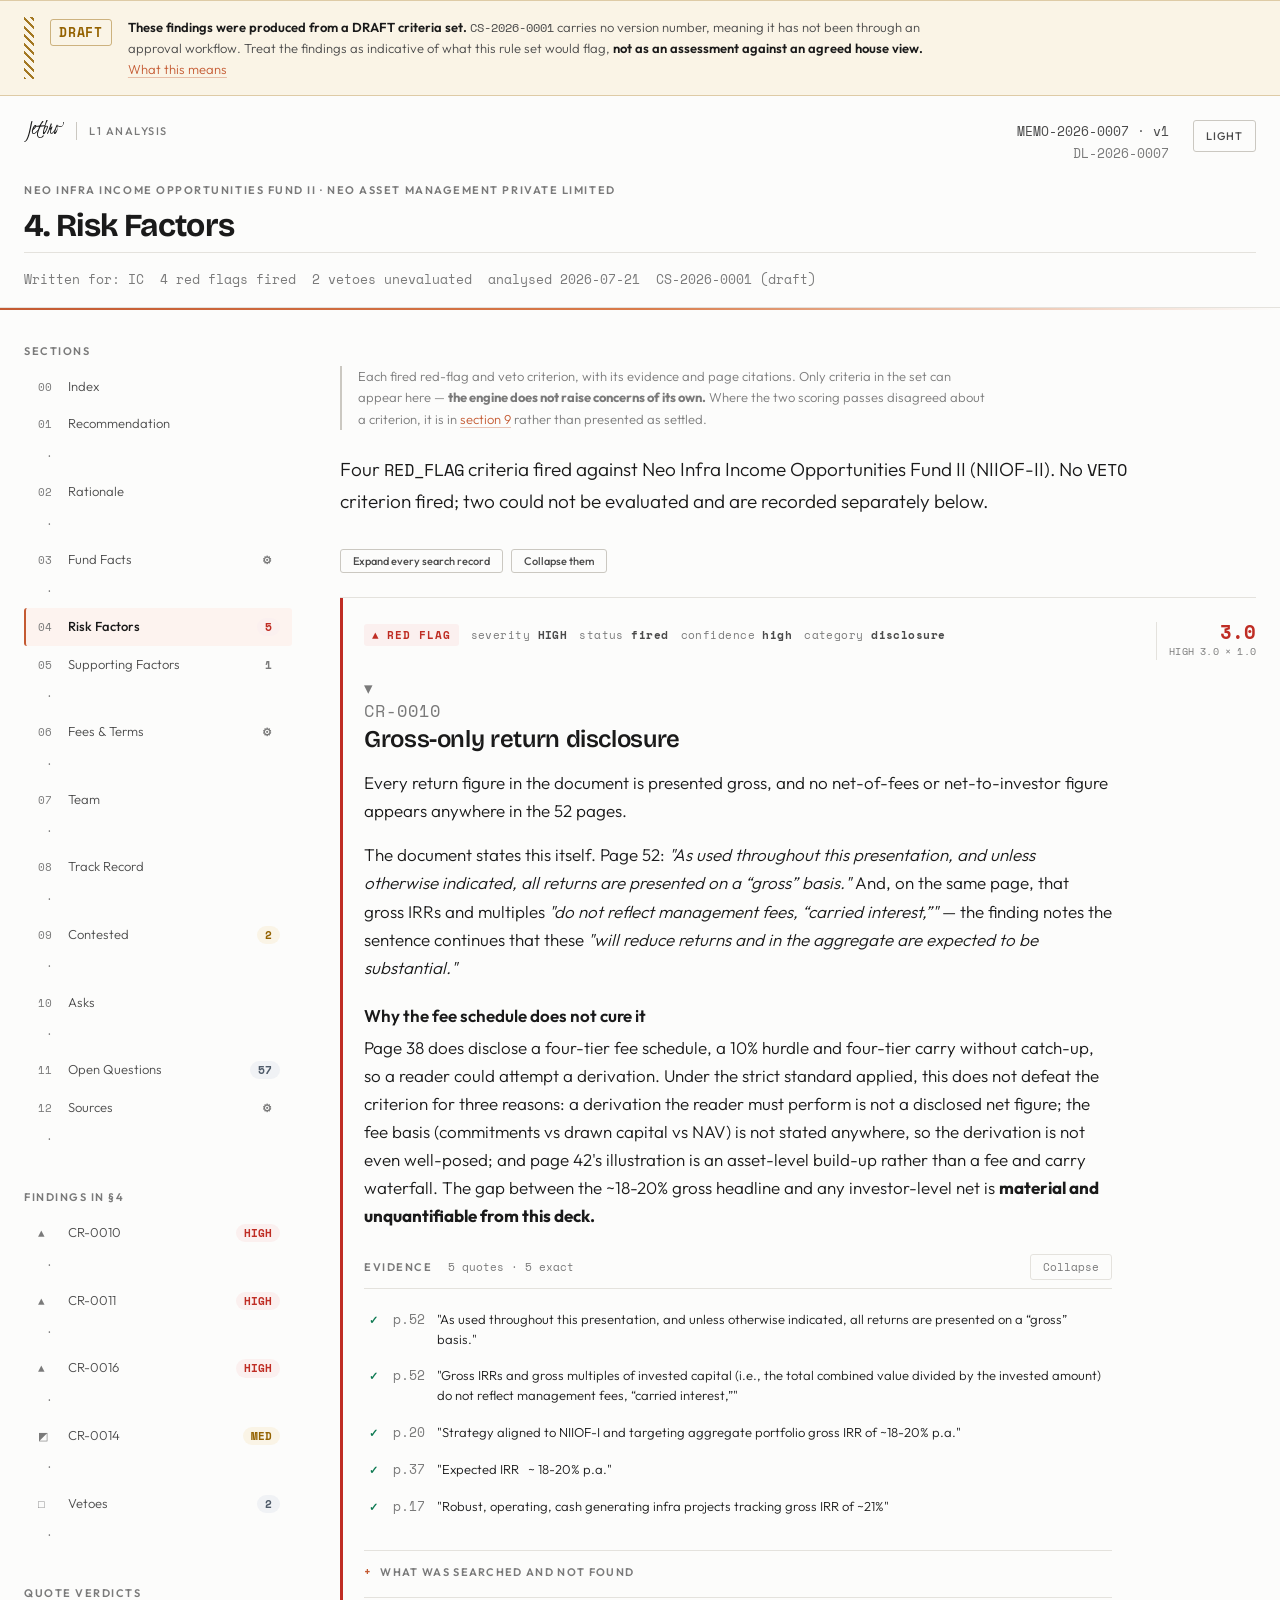
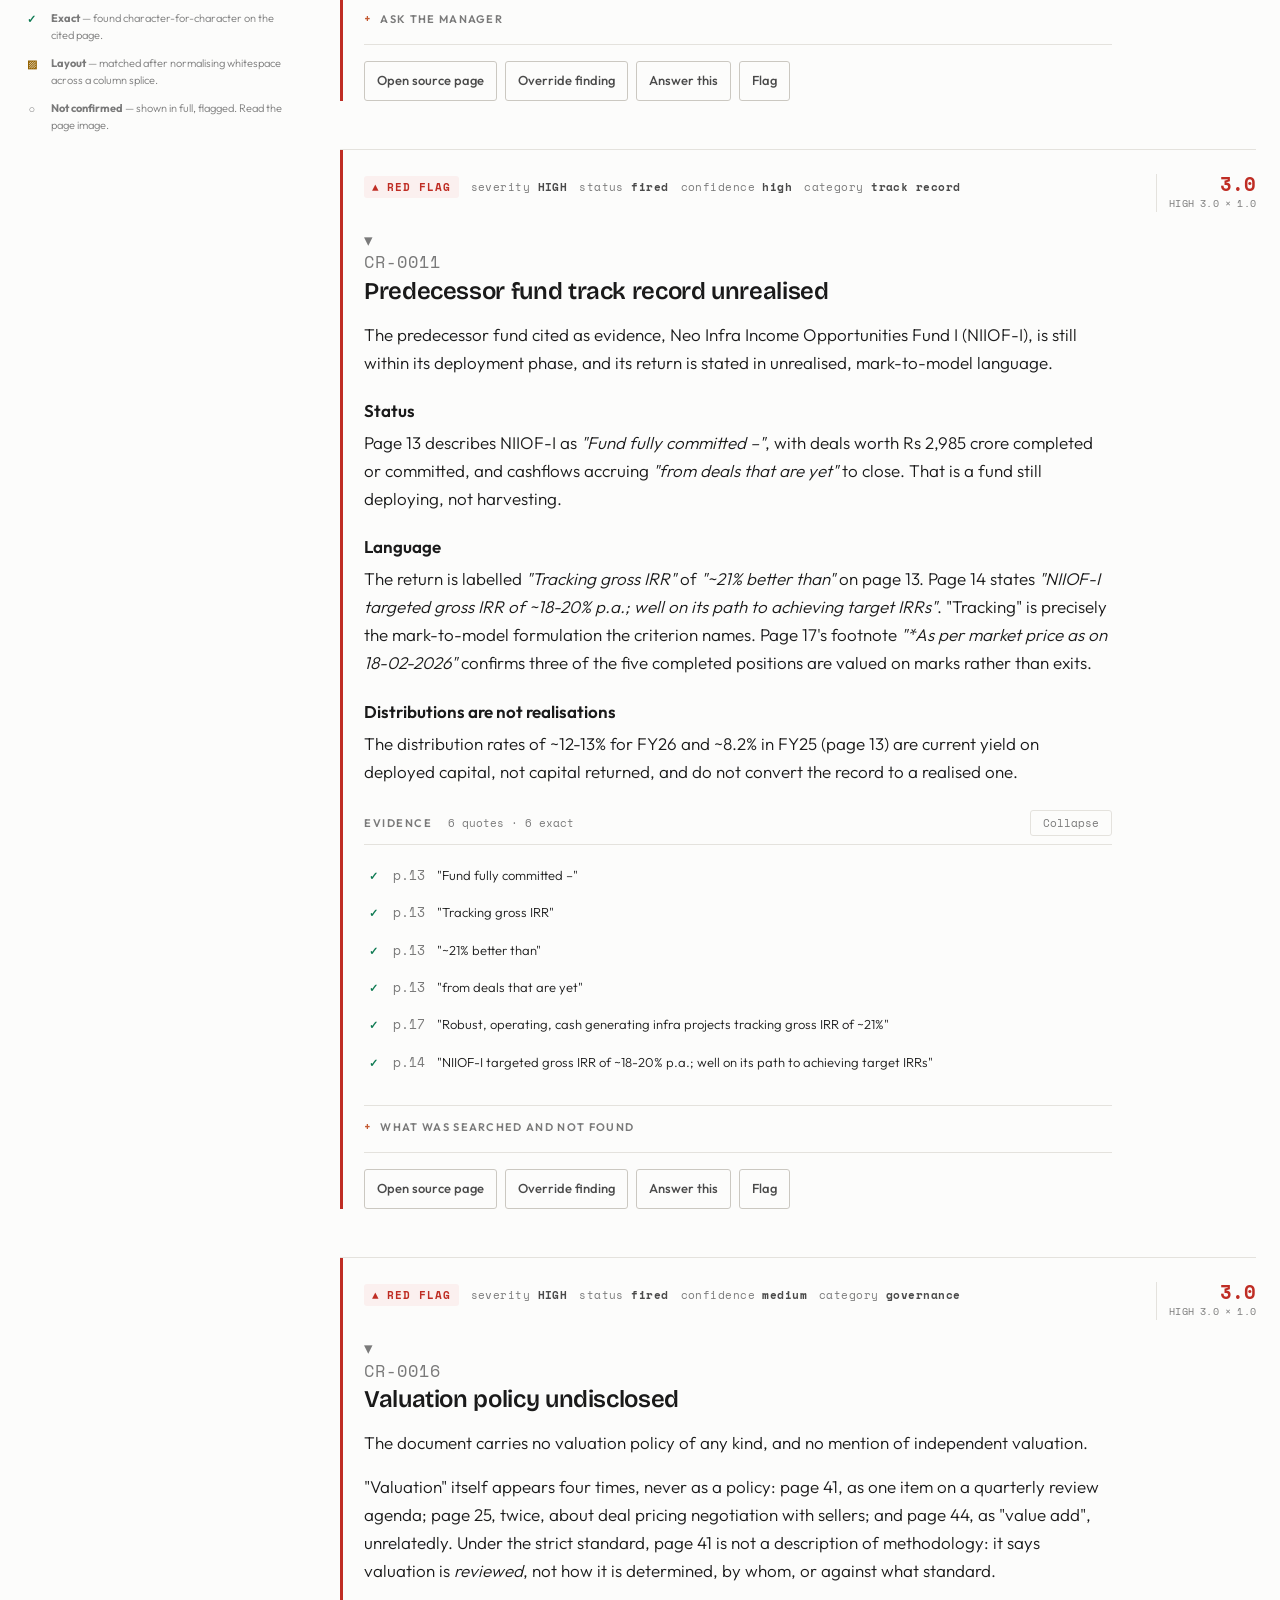
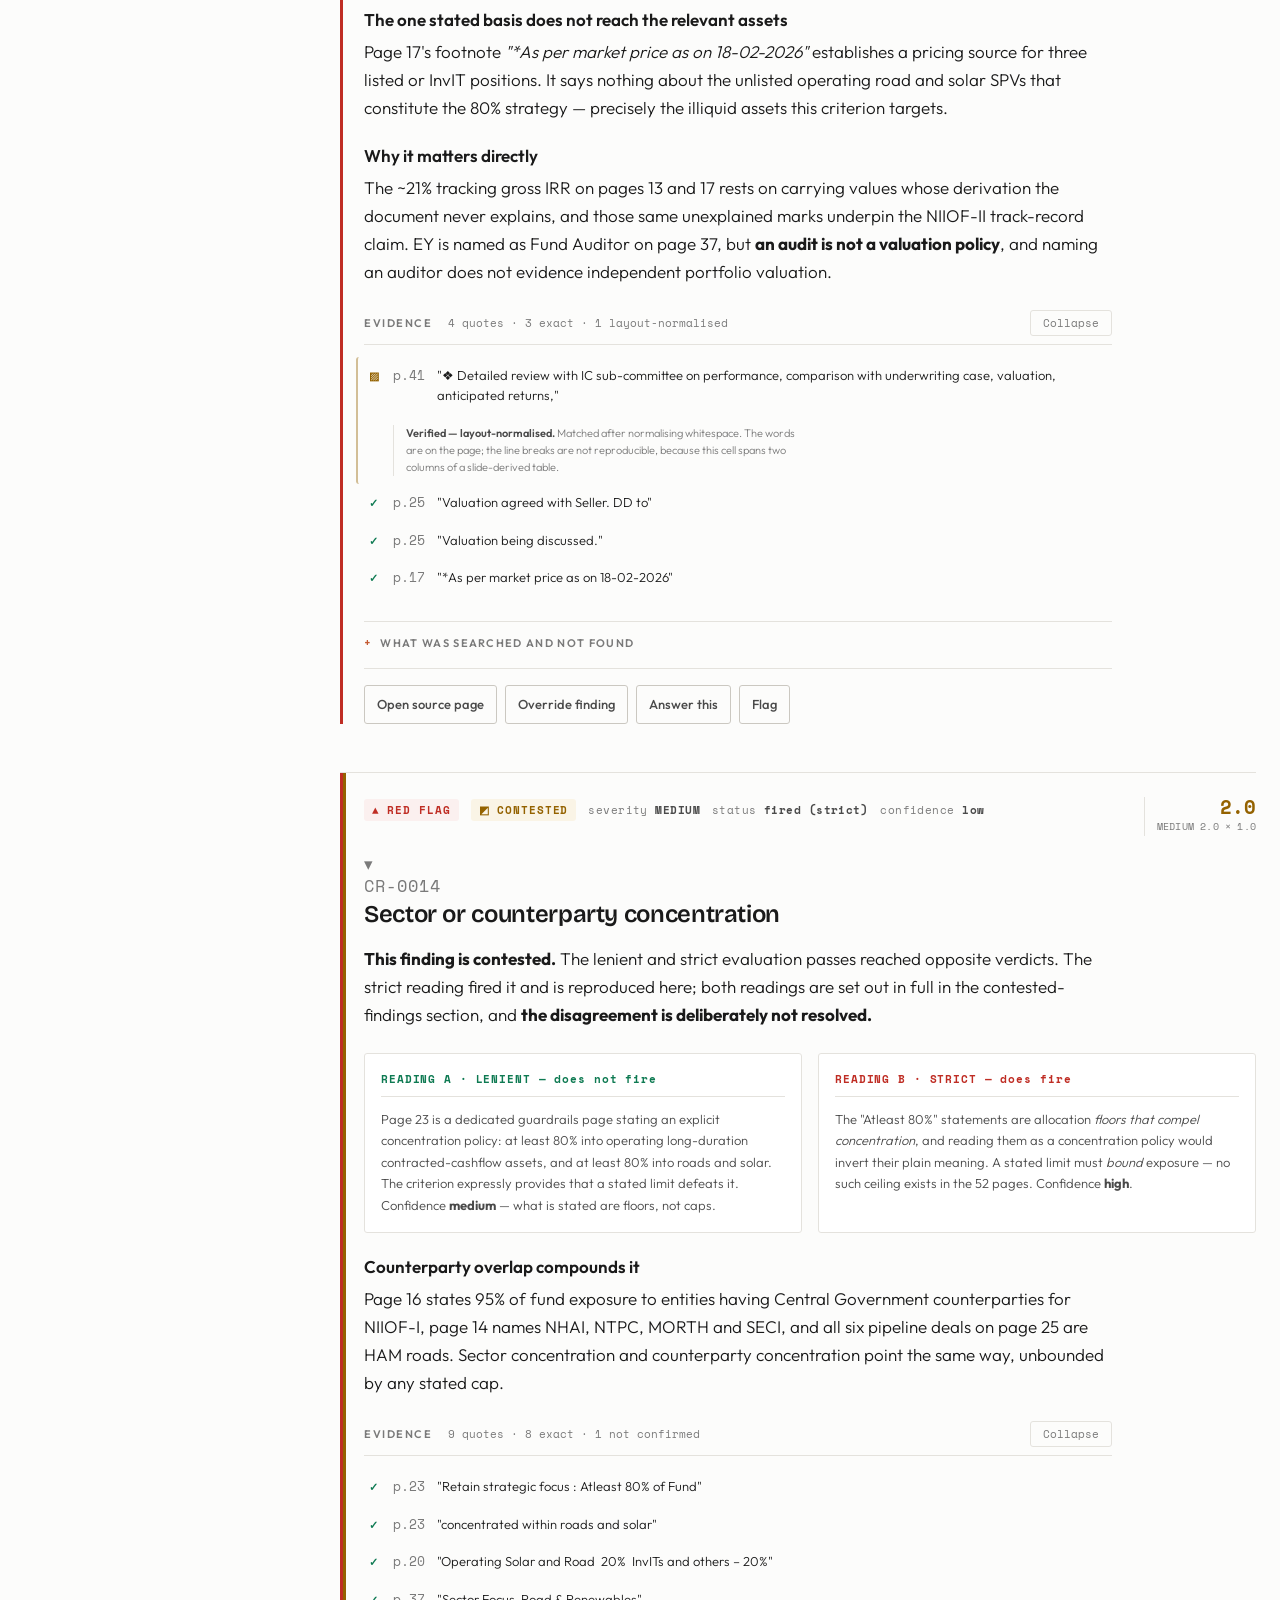
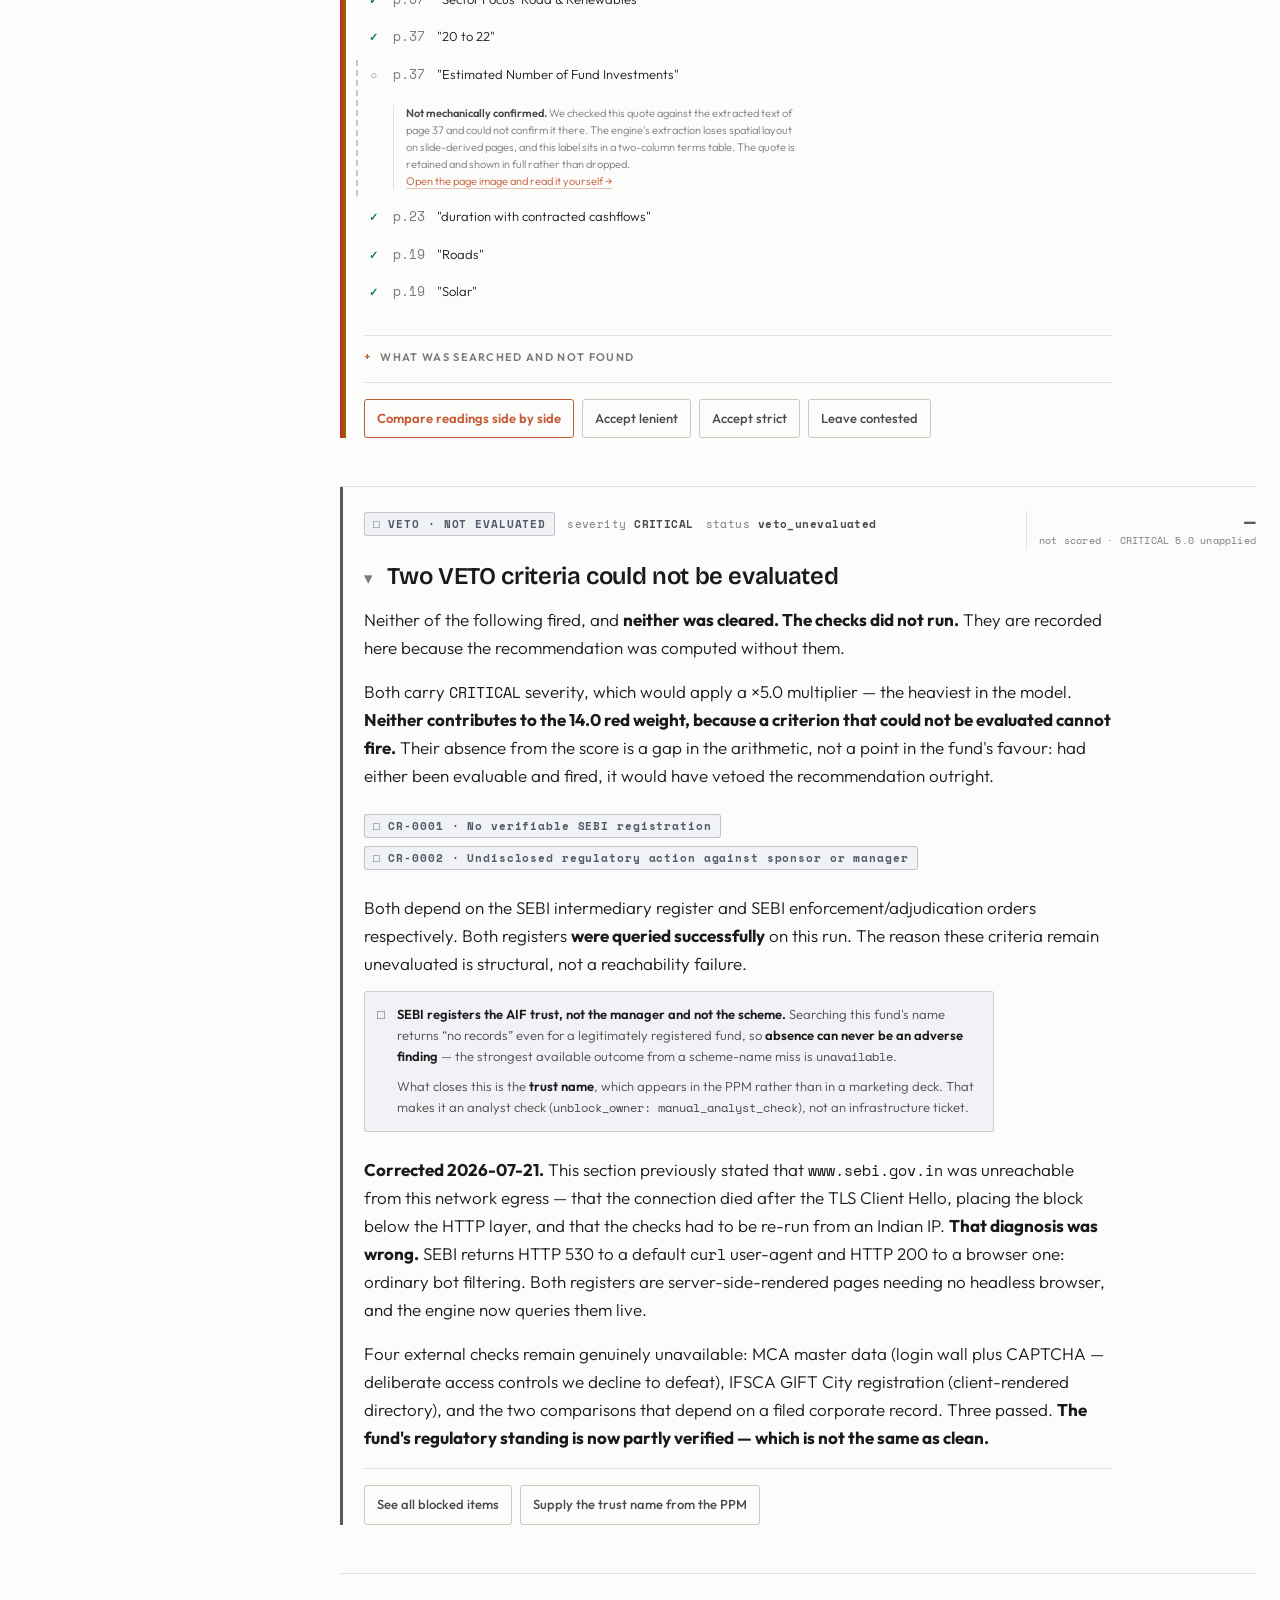
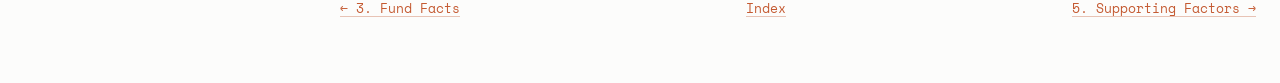
<file: 40-solution-design/l1-analysis-platform/screen-specs/prototype/section.html>
<!DOCTYPE html>
<html lang="en">
<head>
<meta charset="utf-8">
<meta name="viewport" content="width=device-width, initial-scale=1">
<title>4. Risk Factors — MEMO-2026-0007</title>
<link rel="preconnect" href="https://fonts.googleapis.com">
<link rel="preconnect" href="https://fonts.gstatic.com" crossorigin>
<link href="https://fonts.googleapis.com/css2?family=Bricolage+Grotesque:wght@400;600;700&family=Outfit:wght@300;400;500;600&family=Space+Mono:wght@400;700&display=swap" rel="stylesheet">
<link rel="stylesheet" href="styles.css">
</head>
<body>

<aside class="draft-banner" role="note" aria-label="Draft criteria set warning">
  <div class="draft-banner__inner">
    <span class="draft-banner__mark">DRAFT</span>
    <div class="draft-banner__body">
      <p><strong>These findings were produced from a DRAFT criteria set.</strong>
      <code>CS-2026-0001</code> carries no version number, meaning it has not been through an approval
      workflow. Treat the findings as indicative of what this rule set would flag,
      <strong>not as an assessment against an agreed house view.</strong>
      <a href="#">What this means</a></p>
    </div>
  </div>
</aside>

<header class="masthead">
  <div class="masthead__inner">
    <div class="masthead__top">
      <div class="masthead__logo">
        <svg viewBox="0 0 473 260" fill="none" xmlns="http://www.w3.org/2000/svg" role="img" aria-label="JetBro">
          <path d="M61.0288 182.62C49.6922 217.15 37.2201 240.256 23.6127 251.94C17.5024 257.296 12.3281 260 8.14186 260C3.43559 260 1.04346 258.856 0.939453 256.36C0.939453 255.632 1.51148 255.086 2.65555 254.748C3.25112 254.613 3.82158 254.385 4.34565 254.072C10.4993 252.061 16.5663 247.199 22.5467 239.485C24.4884 236.884 26.227 234.137 27.747 231.268C37.5533 211.276 45.3907 190.376 51.1483 168.865C57.6486 145.446 65.9951 108.706 76.1876 58.6447C76.7597 56.2786 77.8777 51.5203 79.5938 44.4219C81.3099 37.3235 82.532 32.1232 83.3121 28.821L85.4702 19.7465C85.8043 17.5959 86.8046 15.6043 88.3303 14.0522C90.7219 12.7827 93.4384 12.2575 96.1308 12.5441C96.5947 12.5072 97.0611 12.5687 97.4996 12.7247C97.938 12.8807 98.3386 13.1276 98.6749 13.4492C99.0113 13.7708 99.2758 14.1599 99.4513 14.591C99.6267 15.022 99.7091 15.4852 99.693 15.9503C98.9052 20.6381 97.8724 25.2814 96.5988 29.8611C94.6227 38.2162 89.7777 61.0628 82.064 98.4009C74.3502 135.739 67.3385 163.812 61.0288 182.62Z" fill="currentColor"/>
          <path d="M163.319 118.344C167.557 113.82 169.897 113.144 170.417 115.978C170.129 117.904 169.457 119.752 168.441 121.412C163.393 130.371 157.118 138.58 149.798 145.802C136.537 159.426 124.819 166.291 114.644 166.395C110.161 166.511 105.782 165.027 102.294 162.209C95.8798 156.887 92.673 147.63 92.673 134.439C92.673 126.985 94.9524 116.489 99.5113 102.951C104.072 89.4474 111.216 76.96 120.547 66.1853C124.741 60.829 129.075 58.1508 133.547 58.1508C135.741 58.1865 137.906 58.6548 139.918 59.5289C142.211 60.29 144.203 61.7609 145.605 63.7287C147.007 65.6965 147.747 68.0594 147.718 70.4755C147.62 71.7157 147.367 72.9387 146.964 74.1157C142.466 82.5157 137.013 90.3681 130.713 97.517C124.145 105.568 116.528 112.704 108.066 118.734C105.752 126.115 104.389 133.76 104.01 141.485C103.92 144.957 104.05 148.431 104.4 151.886C105.154 155.396 107.988 157.086 112.876 157.086C117.764 157.086 123.277 154.85 129.595 150.352C136.733 145.046 143.374 139.102 149.434 132.593C156.507 125.235 160.511 121.074 161.473 120.164C162.125 119.597 162.742 118.989 163.319 118.344V118.344ZM113.916 99.6231C115.606 99.3631 119.116 95.7749 124.785 88.8065C130.453 81.8381 133.131 76.4038 133.131 72.4776C133.095 71.7683 132.881 71.0796 132.507 70.4755C128.667 75.0057 125.14 79.7924 121.951 84.8023C116.664 92.6894 114.02 97.6297 114.02 99.6231H113.916Z" fill="currentColor"/>
          <path d="M200.085 63.9492L245.613 62.9351C246.532 62.9351 247.546 63.8018 248.655 65.5353C249.857 67.554 250.469 69.8688 250.423 72.2176C250.423 74.0638 247.823 75.0518 243.169 75.1298C226.43 75.7362 209.751 77.4736 193.246 80.3301C191.773 84.4037 189.372 90.28 186.044 97.9591C172.176 131.969 164.913 155.804 164.255 169.463C164.238 176.203 165.573 182.879 168.181 189.094C172.74 199.651 179.535 204.929 188.566 204.929C194.89 205.149 201.108 203.265 206.247 199.573C212.57 194.408 218.245 188.498 223.148 181.97C225.176 179.37 227.282 178.46 229.492 179.214C230.533 179.646 231.405 180.405 231.977 181.375C232.549 182.346 232.79 183.476 232.664 184.596C232.664 192.292 228.209 198.715 219.3 203.863C210.634 208.972 200.758 211.666 190.698 211.663C185.756 211.712 180.856 210.744 176.303 208.821C171.749 206.898 167.64 204.06 164.229 200.483C156.792 193.012 153.074 183.079 153.074 170.685C153.16 161.671 154.215 152.692 156.22 143.904C159.147 131.791 162.962 119.911 167.635 108.36L178.581 80.1481C161.004 80.1481 151.193 79.9314 149.148 79.4981C142.881 78.198 139.683 75.6498 139.605 71.8536C139.605 70.6316 140.645 69.8775 142.491 69.5395L183.47 65.7953L210.459 20.3708C213.579 15.1705 216.405 12.5703 218.936 12.5703C220.127 12.5654 221.314 12.7051 222.472 12.9863C227.438 14.0784 229.908 15.8465 229.908 18.3426C229.908 20.8388 227.308 24.583 222.342 29.7053C217.376 34.8276 214.177 38.0777 213.007 39.5078C207.591 47.0184 203.242 55.2439 200.085 63.9492V63.9492Z" fill="currentColor"/>
          <path d="M263.814 3.46972C264.828 1.2856 267.142 0.11553 270.756 0.0115247C274.371 -0.0924811 276.737 0.50555 277.881 1.88363C278.78 2.7917 279.356 3.97032 279.519 5.23782C279.433 6.15828 279.14 7.04731 278.661 7.83796C264.169 32.73 255.45 54.2765 252.503 72.4776C257.777 69.1028 263.873 67.2328 270.132 67.0692C275.818 67.0692 279.736 69.21 281.885 73.4916C282.686 75.2724 283.085 77.2075 283.055 79.1599C283.055 85.2963 279.042 97.6903 271.016 116.342C262.991 134.994 254.609 149.45 245.873 159.712C240.465 165.918 235.862 169.064 232.066 169.151C227.126 169.151 224.448 163.526 224.032 152.276C224.032 151.184 224.032 150.118 224.032 149.13C224.032 140.463 226.485 127.358 231.39 109.816C236.296 92.2733 247.104 56.8247 263.814 3.46972ZM236.304 135.505C236.068 137.742 235.946 139.99 235.94 142.239C235.94 144.476 236.85 145.646 238.723 145.724C242.761 145.724 248.473 138.539 255.857 124.168C262.303 112.113 267.446 99.4041 271.198 86.2583C271.846 84.0137 272.23 81.7014 272.342 79.3679C272.342 77.8338 271.666 77.0538 270.314 77.0538C261.214 77.0538 253.171 84.7762 246.185 100.221C241.083 111.399 237.749 123.303 236.304 135.505V135.505Z" fill="currentColor"/>
          <path d="M335.474 82.2022L335.214 83.8402L334.98 85.3743C334.98 87.3678 332.033 95.4282 326.14 109.556C320.246 123.683 317.308 133.676 317.325 139.535C317.507 149.546 319.925 154.59 324.631 154.668C329.338 154.746 336.228 149.468 345.433 138.911C356.353 126.292 363.027 116.758 365.454 110.31C367.898 104.017 369.796 100.845 371.122 100.845C372.448 100.845 372.812 102.119 372.89 104.381C372.974 106.096 372.718 107.811 372.136 109.426L370.68 112.962C366.399 123.335 360.674 133.052 353.675 141.823C342.477 156.471 332.545 163.795 323.877 163.795C321.201 163.813 318.575 163.064 316.311 161.637C310.617 158.022 307.757 151.236 307.757 141.225C308.001 136.13 308.741 131.071 309.967 126.119C311.423 119.306 312.151 115.718 312.099 115.094C312.047 114.47 311.293 113.924 309.759 113.248C306.742 111.922 304.74 111.74 303.726 112.754C302.712 113.768 299.176 123.076 292.676 140.055C286.175 157.034 281.573 165.511 279.129 165.511C277.603 165.256 276.134 164.736 274.787 163.977C273.888 163.696 273.098 163.147 272.521 162.403C271.945 161.659 271.61 160.756 271.562 159.816C272.504 157.156 273.598 154.551 274.839 152.016L281.781 135.999C286.635 124.767 292.346 109.781 298.916 91.0426L315.661 43.668C316.077 42.4719 317.429 41.8479 319.691 41.7699H322.967C326.998 41.7699 329.026 43.252 329.026 46.1901C329.026 47.6116 326.842 53.9039 322.473 65.0672C318.963 73.477 316.103 82.1435 313.919 90.9906L313.477 94.6828C313.477 95.7749 313.685 96.399 314.101 96.581C315.378 94.8419 316.459 92.9671 317.325 90.9906L320.601 84.5683C321.212 83.6116 321.718 82.5916 322.109 81.5261C323.947 78.0593 326.131 76.3258 328.662 76.3258C333.03 76.3258 335.292 78.1979 335.474 81.7341V82.2022Z" fill="currentColor"/>
          <path d="M462.595 42.2639L461.971 27.4171C461.971 24.4876 463.115 22.9275 465.403 22.7368C466.321 22.7542 467.219 23.0144 468.004 23.4909C469.266 24.0789 470.328 25.0267 471.054 26.2155C471.78 27.4044 472.139 28.7812 472.086 30.1733C471.646 37.1427 469.881 43.9643 466.885 50.2724C464.423 56.6415 461.313 62.7406 457.603 68.4734C454.376 73.0092 450.073 76.6734 445.082 79.1375C440.09 81.6016 434.565 82.7886 429.001 82.5922C424.738 82.2527 420.549 81.28 416.573 79.706C412.599 78.1194 408.409 77.1378 404.144 76.7939C402.376 76.7939 400.972 79.394 399.984 84.5943C399.88 84.941 398.909 91.7014 397.072 104.875C394.298 124.775 389.696 139.223 383.265 148.22C374.996 160.649 368.435 166.863 363.582 166.863C358.381 166.447 355.417 162.651 354.819 155.526C355.235 146.027 359.335 129.308 367.118 105.369C374.901 81.4308 381.289 66.1073 386.281 59.3989C387.867 57.3188 390.675 56.5647 394.679 57.1368C396.188 57.4748 396.968 59.1649 397.02 62.181C396.932 62.7856 396.982 63.4021 397.165 63.985C397.347 64.5679 397.658 65.1024 398.075 65.549C398.492 65.9957 399.003 66.3431 399.572 66.5658C400.141 66.7884 400.753 66.8805 401.362 66.8353C406.536 67.3424 411.613 68.5767 416.443 70.5015C422.053 72.6418 427.969 73.8707 433.968 74.1417C438.751 74.0905 443.452 72.8864 447.67 70.6315C457.62 65.5179 462.595 56.062 462.595 42.2639ZM394.341 73.0237C390.875 73.0237 385.744 83.5196 378.949 104.511C372.154 125.503 368.747 137.533 368.73 140.601C368.73 143.67 368.86 145.204 369.38 145.204C372.466 145.204 377.865 137.629 385.579 122.478C393.293 107.328 397.141 94.3275 397.124 83.4762V81.9681C396.864 75.9878 395.954 73.0237 394.341 73.0237Z" fill="currentColor"/>
        </svg>
        <span class="masthead__logo-div">L1 Analysis</span>
      </div>
      <div style="display:flex; align-items:flex-start; gap:1.5rem;">
        <div class="masthead__ids">MEMO-2026-0007 · v1<br><span class="dim">DL-2026-0007</span></div>
        <button type="button" class="theme-toggle" id="themeToggle" aria-pressed="false">Theme</button>
      </div>
    </div>

    <p class="eyebrow"><a href="index.html" style="color:inherit">Neo Infra Income Opportunities Fund II</a> · Neo Asset Management Private Limited</p>
    <h1 style="font-size:var(--t-xl); max-width:none">4. Risk Factors</h1>

    <div class="masthead__meta">
      <span>Written for: IC</span>
      <span>4 red flags fired</span>
      <span>2 vetoes unevaluated</span>
      <span>analysed 2026-07-21</span>
      <span>CS-2026-0001 (draft)</span>
    </div>
  </div>
</header>

<hr class="jetbro-accent-line">

<div class="shell">

  <!-- ---------- RAIL ---------- -->
  <nav class="rail" aria-label="Memo sections">
    <div class="rail__group">
      <p class="eyebrow">Sections</p>
      <ul class="rail__list">
        <li><a class="rail__item" href="index.html"><span class="rail__num">00</span><span>Index</span><span class="rail__badge rail__badge--quiet"></span></a></li>
        <li><a class="rail__item" href="#"><span class="rail__num">01</span><span>Recommendation</span><span class="rail__badge rail__badge--quiet"></span></a></li>
        <li><a class="rail__item" href="#"><span class="rail__num">02</span><span>Rationale</span><span class="rail__badge rail__badge--quiet"></span></a></li>
        <li><a class="rail__item" href="#"><span class="rail__num">03</span><span>Fund Facts</span><span class="rail__badge rail__badge--quiet" title="assembled mechanically">⚙</span></a></li>
        <li><a class="rail__item" href="section.html" aria-current="page"><span class="rail__num">04</span><span>Risk Factors</span><span class="rail__badge rail__badge--red">5</span></a></li>
        <li><a class="rail__item" href="#"><span class="rail__num">05</span><span>Supporting Factors</span><span class="rail__badge rail__badge--quiet">1</span></a></li>
        <li><a class="rail__item" href="#"><span class="rail__num">06</span><span>Fees &amp; Terms</span><span class="rail__badge rail__badge--quiet" title="assembled mechanically">⚙</span></a></li>
        <li><a class="rail__item" href="#"><span class="rail__num">07</span><span>Team</span><span class="rail__badge rail__badge--quiet"></span></a></li>
        <li><a class="rail__item" href="#"><span class="rail__num">08</span><span>Track Record</span><span class="rail__badge rail__badge--quiet"></span></a></li>
        <li><a class="rail__item" href="#"><span class="rail__num">09</span><span>Contested</span><span class="rail__badge rail__badge--amber">2</span></a></li>
        <li><a class="rail__item" href="#"><span class="rail__num">10</span><span>Asks</span><span class="rail__badge rail__badge--quiet"></span></a></li>
        <li><a class="rail__item" href="open-questions.html"><span class="rail__num">11</span><span>Open Questions</span><span class="rail__badge rail__badge--slate">57</span></a></li>
        <li><a class="rail__item" href="#"><span class="rail__num">12</span><span>Sources</span><span class="rail__badge rail__badge--quiet" title="assembled mechanically">⚙</span></a></li>
      </ul>
    </div>

    <div class="rail__group rail__group--key">
      <p class="eyebrow">Findings in §4</p>
      <ul class="rail__list">
        <li><a class="rail__item" href="#CR-0010"><span class="rail__num">▲</span><span>CR-0010</span><span class="rail__badge rail__badge--red">HIGH</span></a></li>
        <li><a class="rail__item" href="#CR-0011"><span class="rail__num">▲</span><span>CR-0011</span><span class="rail__badge rail__badge--red">HIGH</span></a></li>
        <li><a class="rail__item" href="#CR-0016"><span class="rail__num">▲</span><span>CR-0016</span><span class="rail__badge rail__badge--red">HIGH</span></a></li>
        <li><a class="rail__item" href="#CR-0014"><span class="rail__num">◩</span><span>CR-0014</span><span class="rail__badge rail__badge--amber">MED</span></a></li>
        <li><a class="rail__item" href="#vetoes"><span class="rail__num">□</span><span>Vetoes</span><span class="rail__badge rail__badge--slate">2</span></a></li>
      </ul>
    </div>

    <div class="rail__group rail__group--key">
      <p class="eyebrow">Quote verdicts</p>
      <div class="prov-key">
        <div class="prov-key__row">
          <span class="cite__verdict" style="color:var(--st-green)" aria-hidden="true">✓</span>
          <span class="prov-key__desc"><strong>Exact</strong> — found character-for-character on the cited page.</span>
        </div>
        <div class="prov-key__row">
          <span class="cite__verdict" style="color:var(--st-amber)" aria-hidden="true">▨</span>
          <span class="prov-key__desc"><strong>Layout</strong> — matched after normalising whitespace across a column splice.</span>
        </div>
        <div class="prov-key__row">
          <span class="cite__verdict" style="color:var(--ink-3)" aria-hidden="true">○</span>
          <span class="prov-key__desc"><strong>Not confirmed</strong> — shown in full, flagged. Read the page image.</span>
        </div>
      </div>
    </div>
  </nav>

  <!-- ---------- DOCUMENT ---------- -->
  <main class="doc">

    <div class="engine-note">
      <p>Each fired red-flag and veto criterion, with its evidence and page citations. Only criteria in
      the set can appear here — <strong>the engine does not raise concerns of its own.</strong> Where the two
      scoring passes disagreed about a criterion, it is in
      <a href="#">section 9</a> rather than presented as settled.</p>
    </div>

    <p class="doc__lede">
      Four <code>RED_FLAG</code> criteria fired against Neo Infra Income Opportunities Fund II
      (NIIOF-II). No <code>VETO</code> criterion fired; two could not be evaluated and are recorded
      separately below.
    </p>

    <!-- ============ CR-0010 ============ -->
    <article class="finding finding--fired" id="CR-0010" aria-labelledby="h-CR-0010">
      <div class="finding__rank">
        <span class="tier-badge tier-badge--red"><span aria-hidden="true">▲</span> RED FLAG</span>
        <span class="meta-chip">severity <strong>HIGH</strong></span>
        <span class="meta-chip">status <strong>fired</strong></span>
        <span class="meta-chip">confidence <strong>high</strong></span>
        <span class="meta-chip">category <strong>disclosure</strong></span>
        <span class="contrib" title="score contribution = severity multiplier × author weight">
          <span class="contrib__value">3.0</span>
          <span class="contrib__derivation">HIGH 3.0 × 1.0</span>
        </span>
      </div>

      <h2 class="finding__title" id="h-CR-0010">
        <span class="finding__code">CR-0010</span>
        Gross-only return disclosure
      </h2>

      <div class="finding__body">
        <p>Every return figure in the document is presented gross, and no net-of-fees or
        net-to-investor figure appears anywhere in the 52 pages.</p>

        <p>The document states this itself. Page 52: <span class="doc-quote">"As used throughout this
        presentation, and unless otherwise indicated, all returns are presented on a &ldquo;gross&rdquo;
        basis."</span> And, on the same page, that gross IRRs and multiples <span class="doc-quote">"do
        not reflect management fees, &ldquo;carried interest,&rdquo;"</span> — the finding notes the
        sentence continues that these <span class="doc-quote">"will reduce returns and in the aggregate
        are expected to be substantial."</span></p>

        <h4>Why the fee schedule does not cure it</h4>
        <p>Page 38 does disclose a four-tier fee schedule, a 10% hurdle and four-tier carry without
        catch-up, so a reader could attempt a derivation. Under the strict standard applied, this does
        not defeat the criterion for three reasons: a derivation the reader must perform is not a
        disclosed net figure; the fee basis (commitments vs drawn capital vs NAV) is not stated
        anywhere, so the derivation is not even well-posed; and page 42's illustration is an
        asset-level build-up rather than a fee and carry waterfall. The gap between the ~18-20% gross
        headline and any investor-level net is <strong>material and unquantifiable from this
        deck.</strong></p>
      </div>

      <section class="evidence" aria-label="Evidence for CR-0010">
        <div class="evidence__head">
          <h3 class="evidence__title">Evidence</h3>
          <span class="evidence__tally">5 quotes · 5 exact</span>
        </div>

        <a class="cite cite--exact" href="#">
          <span class="cite__verdict" aria-hidden="true">✓</span>
          <span class="cite__page">p.52</span>
          <span class="cite__quote">"As used throughout this presentation, and unless otherwise
          indicated, all returns are presented on a &ldquo;gross&rdquo; basis."
          <span class="visually-hidden">Verified exact.</span></span>
        </a>
        <a class="cite cite--exact" href="#">
          <span class="cite__verdict" aria-hidden="true">✓</span>
          <span class="cite__page">p.52</span>
          <span class="cite__quote">"Gross IRRs and gross multiples of invested capital (i.e., the total
          combined value divided by the invested amount) do not reflect management fees,
          &ldquo;carried interest,&rdquo;"<span class="visually-hidden">Verified exact.</span></span>
        </a>
        <a class="cite cite--exact" href="#">
          <span class="cite__verdict" aria-hidden="true">✓</span>
          <span class="cite__page">p.20</span>
          <span class="cite__quote">"Strategy aligned to NIIOF-I and targeting aggregate portfolio gross
          IRR of ~18-20% p.a."<span class="visually-hidden">Verified exact.</span></span>
        </a>
        <a class="cite cite--exact" href="#">
          <span class="cite__verdict" aria-hidden="true">✓</span>
          <span class="cite__page">p.37</span>
          <span class="cite__quote">"Expected IRR&nbsp;&nbsp;&nbsp;~ 18-20% p.a."
          <span class="visually-hidden">Verified exact.</span></span>
        </a>
        <a class="cite cite--exact" href="#">
          <span class="cite__verdict" aria-hidden="true">✓</span>
          <span class="cite__page">p.17</span>
          <span class="cite__quote">"Robust, operating, cash generating infra projects tracking gross IRR
          of ~21%"<span class="visually-hidden">Verified exact.</span></span>
        </a>
      </section>

      <details class="disclosure">
        <summary>What was searched and not found</summary>
        <div class="disclosure__body">
          <p>All 52 supplied pages were searched for "net of fees", "net IRR", "net-to-investor", "net to
          investor", "post-fee", "post fee", "after fees", and the bare token "net". The token appears
          only in unrelated compounds — page 3 "Net Worth", page 42 "Net income for equity investor"
          (an asset-level line in an IRR build-up, struck before any fund fee). Return figures appear on
          pages 4, 13, 17, 19, 20, 21, 22, 25, 37 and 42, and <strong>every one is gross or
          unqualified.</strong></p>
        </div>
      </details>

      <details class="disclosure">
        <summary>Ask the manager</summary>
        <div class="disclosure__body">
          <p>Ask the manager for net-to-investor IRR for NIIOF-II modelled per unit class (A1 through
          A4), stating the management fee basis, and for NIIOF-I's net-of-fees tracking IRR alongside
          the ~21% gross figure on page 17.</p>
        </div>
      </details>

      <div class="actions">
        <a class="btn" href="#">Open source page</a>
        <a class="btn" href="#">Override finding</a>
        <a class="btn" href="open-questions.html#economics.net_return_to_investor">Answer this</a>
        <a class="btn" href="#">Flag</a>
      </div>
    </article>

    <!-- ============ CR-0011 ============ -->
    <article class="finding finding--fired" id="CR-0011" aria-labelledby="h-CR-0011">
      <div class="finding__rank">
        <span class="tier-badge tier-badge--red"><span aria-hidden="true">▲</span> RED FLAG</span>
        <span class="meta-chip">severity <strong>HIGH</strong></span>
        <span class="meta-chip">status <strong>fired</strong></span>
        <span class="meta-chip">confidence <strong>high</strong></span>
        <span class="meta-chip">category <strong>track record</strong></span>
        <span class="contrib" title="score contribution = severity multiplier × author weight">
          <span class="contrib__value">3.0</span>
          <span class="contrib__derivation">HIGH 3.0 × 1.0</span>
        </span>
      </div>

      <h2 class="finding__title" id="h-CR-0011">
        <span class="finding__code">CR-0011</span>
        Predecessor fund track record unrealised
      </h2>

      <div class="finding__body">
        <p>The predecessor fund cited as evidence, Neo Infra Income Opportunities Fund I (NIIOF-I), is
        still within its deployment phase, and its return is stated in unrealised, mark-to-model
        language.</p>

        <h4>Status</h4>
        <p>Page 13 describes NIIOF-I as <span class="doc-quote">"Fund fully committed –"</span>, with
        deals worth Rs 2,985 crore completed or committed, and cashflows accruing
        <span class="doc-quote">"from deals that are yet"</span> to close. That is a fund still
        deploying, not harvesting.</p>

        <h4>Language</h4>
        <p>The return is labelled <span class="doc-quote">"Tracking gross IRR"</span> of
        <span class="doc-quote">"~21% better than"</span> on page 13. Page 14 states
        <span class="doc-quote">"NIIOF-I targeted gross IRR of ~18-20% p.a.; well on its path to
        achieving target IRRs"</span>. "Tracking" is precisely the mark-to-model formulation the
        criterion names. Page 17's footnote <span class="doc-quote">"*As per market price as on
        18-02-2026"</span> confirms three of the five completed positions are valued on marks rather
        than exits.</p>

        <h4>Distributions are not realisations</h4>
        <p>The distribution rates of ~12-13% for FY26 and ~8.2% in FY25 (page 13) are current yield on
        deployed capital, not capital returned, and do not convert the record to a realised one.</p>
      </div>

      <section class="evidence" aria-label="Evidence for CR-0011">
        <div class="evidence__head">
          <h3 class="evidence__title">Evidence</h3>
          <span class="evidence__tally">6 quotes · 6 exact</span>
        </div>
        <a class="cite cite--exact" href="#"><span class="cite__verdict" aria-hidden="true">✓</span><span class="cite__page">p.13</span><span class="cite__quote">"Fund fully committed –"</span></a>
        <a class="cite cite--exact" href="#"><span class="cite__verdict" aria-hidden="true">✓</span><span class="cite__page">p.13</span><span class="cite__quote">"Tracking gross IRR"</span></a>
        <a class="cite cite--exact" href="#"><span class="cite__verdict" aria-hidden="true">✓</span><span class="cite__page">p.13</span><span class="cite__quote">"~21% better than"</span></a>
        <a class="cite cite--exact" href="#"><span class="cite__verdict" aria-hidden="true">✓</span><span class="cite__page">p.13</span><span class="cite__quote">"from deals that are yet"</span></a>
        <a class="cite cite--exact" href="#"><span class="cite__verdict" aria-hidden="true">✓</span><span class="cite__page">p.17</span><span class="cite__quote">"Robust, operating, cash generating infra projects tracking gross IRR of ~21%"</span></a>
        <a class="cite cite--exact" href="#"><span class="cite__verdict" aria-hidden="true">✓</span><span class="cite__page">p.14</span><span class="cite__quote">"NIIOF-I targeted gross IRR of ~18-20% p.a.; well on its path to achieving target IRRs"</span></a>
      </section>

      <details class="disclosure">
        <summary>What was searched and not found</summary>
        <div class="disclosure__body">
          <p>All 52 pages were searched for "DPI", "distributions to paid-in", "realised", "realized",
          "capital returned", "return of capital", "exited", "exit completed", "divested". NIIOF-I is
          nowhere described as having exited any asset. Page 17 marks five deals "Completed" and three
          "Committed", but "Completed" there denotes <em>acquisition</em> completion — confirmed by the
          Remarks column reading "❖ Already acquired" against every "Completed" row. The words
          "successful exits" on page 27 refer to the investing team's prior-firm experience, not to
          NIIOF-I. <strong>No DPI multiple and no distributed-capital amount for NIIOF-I appears
          anywhere.</strong></p>
        </div>
      </details>

      <div class="actions">
        <a class="btn" href="#">Open source page</a>
        <a class="btn" href="#">Override finding</a>
        <a class="btn" href="open-questions.html#track_record.realised_dpi">Answer this</a>
        <a class="btn" href="#">Flag</a>
      </div>
    </article>

    <!-- ============ CR-0016 — carries the layout-normalised quote ============ -->
    <article class="finding finding--fired" id="CR-0016" aria-labelledby="h-CR-0016">
      <div class="finding__rank">
        <span class="tier-badge tier-badge--red"><span aria-hidden="true">▲</span> RED FLAG</span>
        <span class="meta-chip">severity <strong>HIGH</strong></span>
        <span class="meta-chip">status <strong>fired</strong></span>
        <span class="meta-chip">confidence <strong>medium</strong></span>
        <span class="meta-chip">category <strong>governance</strong></span>
        <span class="contrib" title="score contribution = severity multiplier × author weight">
          <span class="contrib__value">3.0</span>
          <span class="contrib__derivation">HIGH 3.0 × 1.0</span>
        </span>
      </div>

      <h2 class="finding__title" id="h-CR-0016">
        <span class="finding__code">CR-0016</span>
        Valuation policy undisclosed
      </h2>

      <div class="finding__body">
        <p>The document carries no valuation policy of any kind, and no mention of independent
        valuation.</p>

        <p>"Valuation" itself appears four times, never as a policy: page 41, as one item on a quarterly
        review agenda; page 25, twice, about deal pricing negotiation with sellers; and page 44, as
        "value add", unrelatedly. Under the strict standard, page 41 is not a description of
        methodology: it says valuation is <em>reviewed</em>, not how it is determined, by whom, or
        against what standard.</p>

        <h4>The one stated basis does not reach the relevant assets</h4>
        <p>Page 17's footnote <span class="doc-quote">"*As per market price as on 18-02-2026"</span>
        establishes a pricing source for three listed or InvIT positions. It says nothing about the
        unlisted operating road and solar SPVs that constitute the 80% strategy — precisely the
        illiquid assets this criterion targets.</p>

        <h4>Why it matters directly</h4>
        <p>The ~21% tracking gross IRR on pages 13 and 17 rests on carrying values whose derivation the
        document never explains, and those same unexplained marks underpin the NIIOF-II track-record
        claim. EY is named as Fund Auditor on page 37, but <strong>an audit is not a valuation
        policy</strong>, and naming an auditor does not evidence independent portfolio valuation.</p>
      </div>

      <section class="evidence" aria-label="Evidence for CR-0016">
        <div class="evidence__head">
          <h3 class="evidence__title">Evidence</h3>
          <span class="evidence__tally">4 quotes · 3 exact · 1 layout-normalised</span>
        </div>

        <div class="cite cite--layout">
          <span class="cite__verdict" aria-hidden="true">▨</span>
          <span class="cite__page">p.41</span>
          <span class="cite__quote">"❖ Detailed review with IC sub-committee on performance, comparison
          with underwriting case, valuation, anticipated returns,"</span>
          <p class="cite__note">
            <strong>Verified — layout-normalised.</strong> Matched after normalising whitespace. The
            words are on the page; the line breaks are not reproducible, because this cell spans two
            columns of a slide-derived table.
          </p>
        </div>

        <a class="cite cite--exact" href="#"><span class="cite__verdict" aria-hidden="true">✓</span><span class="cite__page">p.25</span><span class="cite__quote">"Valuation agreed with Seller. DD to"</span></a>
        <a class="cite cite--exact" href="#"><span class="cite__verdict" aria-hidden="true">✓</span><span class="cite__page">p.25</span><span class="cite__quote">"Valuation being discussed."</span></a>
        <a class="cite cite--exact" href="#"><span class="cite__verdict" aria-hidden="true">✓</span><span class="cite__page">p.17</span><span class="cite__quote">"*As per market price as on 18-02-2026"</span></a>
      </section>

      <details class="disclosure">
        <summary>What was searched and not found</summary>
        <div class="disclosure__body">
          <p>All 52 pages were searched for "valuation policy", "valuer", "independent valuation",
          "independent valuer", "fair value", "fair market value", "mark-to-model", "marked to market",
          "IPEV", "Ind AS 113", "third-party valuation", "registered valuer". The words "valuer",
          "independent valuation", "fair value", "mark-to-model", "IPEV" and "registered valuer" return
          <strong>zero occurrences across all 52 pages</strong>.</p>
        </div>
      </details>

      <div class="actions">
        <a class="btn" href="#">Open source page</a>
        <a class="btn" href="#">Override finding</a>
        <a class="btn" href="open-questions.html#governance.valuation_policy">Answer this</a>
        <a class="btn" href="#">Flag</a>
      </div>
    </article>

    <!-- ============ CR-0014 — contested, and carries the unverified quote ============ -->
    <article class="finding finding--contested" id="CR-0014" aria-labelledby="h-CR-0014">
      <div class="finding__rank">
        <span class="tier-badge tier-badge--red"><span aria-hidden="true">▲</span> RED FLAG</span>
        <span class="tier-badge" style="color:var(--st-amber); background:var(--tint-amber)">
          <span aria-hidden="true">◩</span> CONTESTED
        </span>
        <span class="meta-chip">severity <strong>MEDIUM</strong></span>
        <span class="meta-chip">status <strong>fired (strict)</strong></span>
        <span class="meta-chip">confidence <strong>low</strong></span>
        <span class="contrib contrib--contested"
              title="score contribution = severity multiplier × author weight. Carried on the strict reading.">
          <span class="contrib__value">2.0</span>
          <span class="contrib__derivation">MEDIUM 2.0 × 1.0</span>
        </span>
      </div>

      <h2 class="finding__title" id="h-CR-0014">
        <span class="finding__code">CR-0014</span>
        Sector or counterparty concentration
      </h2>

      <div class="finding__body">
        <p><strong>This finding is contested.</strong> The lenient and strict evaluation passes reached
        opposite verdicts. The strict reading fired it and is reproduced here; both readings are set out
        in full in the contested-findings section, and <strong>the disagreement is deliberately not
        resolved.</strong></p>
      </div>

      <div class="readings">
        <div class="reading reading--lenient">
          <p class="reading__head">READING A · LENIENT — does not fire</p>
          <div class="reading__body">
            <p>Page 23 is a dedicated guardrails page stating an explicit concentration policy: at least
            80% into operating long-duration contracted-cashflow assets, and at least 80% into roads and
            solar. The criterion expressly provides that a stated limit defeats it. Confidence
            <strong>medium</strong> — what is stated are floors, not caps.</p>
          </div>
        </div>
        <div class="reading reading--strict">
          <p class="reading__head">READING B · STRICT — does fire</p>
          <div class="reading__body">
            <p>The "Atleast 80%" statements are allocation <em>floors that compel concentration</em>, and
            reading them as a concentration policy would invert their plain meaning. A stated limit must
            <em>bound</em> exposure — no such ceiling exists in the 52 pages. Confidence
            <strong>high</strong>.</p>
          </div>
        </div>
      </div>

      <div class="finding__body">
        <h4>Counterparty overlap compounds it</h4>
        <p>Page 16 states 95% of fund exposure to entities having Central Government counterparties for
        NIIOF-I, page 14 names NHAI, NTPC, MORTH and SECI, and all six pipeline deals on page 25 are HAM
        roads. Sector concentration and counterparty concentration point the same way, unbounded by any
        stated cap.</p>
      </div>

      <section class="evidence" aria-label="Evidence for CR-0014">
        <div class="evidence__head">
          <h3 class="evidence__title">Evidence</h3>
          <span class="evidence__tally">9 quotes · 8 exact · 1 not confirmed</span>
        </div>

        <a class="cite cite--exact" href="#"><span class="cite__verdict" aria-hidden="true">✓</span><span class="cite__page">p.23</span><span class="cite__quote">"Retain strategic focus : Atleast 80% of Fund"</span></a>
        <a class="cite cite--exact" href="#"><span class="cite__verdict" aria-hidden="true">✓</span><span class="cite__page">p.23</span><span class="cite__quote">"concentrated within roads and solar"</span></a>
        <a class="cite cite--exact" href="#"><span class="cite__verdict" aria-hidden="true">✓</span><span class="cite__page">p.20</span><span class="cite__quote">"Operating Solar and Road&nbsp;&nbsp;20%&nbsp;&nbsp;InvITs and others – 20%"</span></a>
        <a class="cite cite--exact" href="#"><span class="cite__verdict" aria-hidden="true">✓</span><span class="cite__page">p.37</span><span class="cite__quote">"Sector Focus&nbsp;&nbsp;Road &amp; Renewables"</span></a>
        <a class="cite cite--exact" href="#"><span class="cite__verdict" aria-hidden="true">✓</span><span class="cite__page">p.37</span><span class="cite__quote">"20 to 22"</span></a>

        <!-- THE UNVERIFIED QUOTE. Retained, shown in full, flagged — not an error state. -->
        <div class="cite cite--unverified">
          <span class="cite__verdict" aria-hidden="true">○</span>
          <span class="cite__page">p.37</span>
          <span class="cite__quote">"Estimated Number of Fund Investments"</span>
          <p class="cite__note">
            <strong>Not mechanically confirmed.</strong> We checked this quote against the extracted
            text of page 37 and could not confirm it there. The engine's extraction loses spatial layout
            on slide-derived pages, and this label sits in a two-column terms table. The quote is
            retained and shown in full rather than dropped.
            <br>
            <a href="#">Open the page image and read it yourself &rarr;</a>
          </p>
        </div>

        <a class="cite cite--exact" href="#"><span class="cite__verdict" aria-hidden="true">✓</span><span class="cite__page">p.23</span><span class="cite__quote">"duration with contracted cashflows"</span></a>
        <a class="cite cite--exact" href="#"><span class="cite__verdict" aria-hidden="true">✓</span><span class="cite__page">p.19</span><span class="cite__quote">"Roads"</span></a>
        <a class="cite cite--exact" href="#"><span class="cite__verdict" aria-hidden="true">✓</span><span class="cite__page">p.19</span><span class="cite__quote">"Solar"</span></a>
      </section>

      <details class="disclosure">
        <summary>What was searched and not found</summary>
        <div class="disclosure__body">
          <p>All 52 pages were searched for "single investment", "per investment", "maximum exposure",
          "not exceed", "shall not exceed", "cap", "limit", "diversification limit", "maximum of", "no
          more than". <strong>No investment-level or issuer-level concentration cap appears
          anywhere.</strong> Page 37's terms table has no concentration or diversification row; its
          footnote reads "*For more details refer PPM".</p>
        </div>
      </details>

      <div class="actions">
        <a class="btn btn--primary" href="#">Compare readings side by side</a>
        <a class="btn" href="#">Accept lenient</a>
        <a class="btn" href="#">Accept strict</a>
        <a class="btn" href="#">Leave contested</a>
      </div>
    </article>

    <!-- ============ VETOES ============ -->
    <article class="finding finding--unevaluated" id="vetoes" aria-labelledby="h-vetoes">
      <div class="finding__rank">
        <span class="tier-badge tier-badge--veto"><span aria-hidden="true">□</span> VETO · NOT EVALUATED</span>
        <span class="meta-chip">severity <strong>CRITICAL</strong></span>
        <span class="meta-chip">status <strong>veto_unevaluated</strong></span>
        <!-- These contribute 0.0 because they did not fire — NOT because they are
             harmless. A bare "0.0" beside a CRITICAL veto would read as "no
             problem here", which is the exact misreading §11 exists to prevent.
             So the value is withheld and the reason is stated instead. -->
        <span class="contrib contrib--unevaluated"
              title="A veto that could not be evaluated contributes nothing to the score. That is not the same as contributing nothing to the decision.">
          <span class="contrib__value">—</span>
          <span class="contrib__derivation">not scored · CRITICAL 5.0 unapplied</span>
        </span>
      </div>

      <h2 class="finding__title" id="h-vetoes" style="max-width:40ch">
        Two VETO criteria could not be evaluated
      </h2>

      <div class="finding__body">
        <p>Neither of the following fired, and <strong>neither was cleared. The checks did not
        run.</strong> They are recorded here because the recommendation was computed without them.</p>

        <p>Both carry <code>CRITICAL</code> severity, which would apply a ×5.0 multiplier — the
        heaviest in the model. <strong>Neither contributes to the 14.0 red weight, because a
        criterion that could not be evaluated cannot fire.</strong> Their absence from the score is
        a gap in the arithmetic, not a point in the fund's favour: had either been evaluable and
        fired, it would have vetoed the recommendation outright.</p>

        <div class="veto-statement__codes" style="margin-block:1.5rem">
          <span class="tier-badge tier-badge--veto"><span aria-hidden="true">□</span> CR-0001 · No verifiable SEBI registration</span>
          <span class="tier-badge tier-badge--veto"><span aria-hidden="true">□</span> CR-0002 · Undisclosed regulatory action against sponsor or manager</span>
        </div>

        <p>Both depend on the SEBI intermediary register and SEBI enforcement/adjudication orders
        respectively. Both registers <strong>were queried successfully</strong> on this run. The
        reason these criteria remain unevaluated is structural, not a reachability failure.</p>
      </div>

      <div class="blocked-notice">
        <span class="blocked-notice__glyph" aria-hidden="true">□</span>
        <div>
          <p style="margin-bottom:0.5rem"><strong>SEBI registers the AIF trust, not the manager and
          not the scheme.</strong> Searching this fund's name returns &ldquo;no records&rdquo; even
          for a legitimately registered fund, so <strong>absence can never be an adverse
          finding</strong> &mdash; the strongest available outcome from a scheme-name miss is
          <code>unavailable</code>.</p>
          <p style="margin-bottom:0">What closes this is the <strong>trust name</strong>, which
          appears in the PPM rather than in a marketing deck. That makes it an analyst check
          (<code>unblock_owner: manual_analyst_check</code>), not an infrastructure ticket.</p>
        </div>
      </div>

      <div class="finding__body" style="margin-top:1.5rem">
        <p><strong>Corrected 2026-07-21.</strong> This section previously stated that
        <code>www.sebi.gov.in</code> was unreachable from this network egress &mdash; that the
        connection died after the TLS Client Hello, placing the block below the HTTP layer, and that
        the checks had to be re-run from an Indian IP. <strong>That diagnosis was wrong.</strong>
        SEBI returns HTTP 530 to a default <code>curl</code> user-agent and HTTP 200 to a browser
        one: ordinary bot filtering. Both registers are server-side-rendered pages needing no
        headless browser, and the engine now queries them live.</p>

        <p>Four external checks remain genuinely unavailable: MCA master data (login wall plus
        CAPTCHA &mdash; deliberate access controls we decline to defeat), IFSCA GIFT City
        registration (client-rendered directory), and the two comparisons that depend on a filed
        corporate record. Three passed. <strong>The fund's regulatory standing is now partly
        verified &mdash; which is not the same as clean.</strong></p>
      </div>

      <div class="actions">
        <a class="btn" href="open-questions.html#blocked">See all blocked items</a>
        <a class="btn" href="#">Supply the trust name from the PPM</a>
      </div>
    </article>

    <nav class="doc-nav" aria-label="Section navigation">
      <a href="#">&larr; 3. Fund Facts</a>
      <a href="index.html">Index</a>
      <a href="#">5. Supporting Factors &rarr;</a>
    </nav>

  </main>
</div>


<script src="app.js"></script>

</body>
</html>
</file>
<file: 40-solution-design/l1-analysis-platform/screen-specs/prototype/styles.css>
/* ============================================================================
   L1 Analysis Platform — Memo Reader
   Shared visual system.

   Layered on the JetBro brand tokens (../../../../.claude/skills/jetbro-brand/
   tokens.css). The brand accent #c45a32 is reserved here for NAVIGATION AND
   STRUCTURE ONLY — links, the accent line, the current-section marker. It is
   never used to encode a finding's status, so brand colour never competes with
   meaning.

   Status colour is a separate, validated ramp. See README.md for the
   validator output.
   ========================================================================= */

@import url("../../../../.claude/skills/jetbro-brand/tokens.css");

/* ---------------------------------------------------------------------------
   1. TOKENS
   ------------------------------------------------------------------------ */

:root {
  /* --- Brand (from tokens.css, restated for clarity of intent) --- */
  --accent:        var(--jetbro-accent, #c45a32);
  --accent-light:  var(--jetbro-accent-light, #d97b4a);

  /* --- Ground & ink ---
     Warm-biased neutrals: the greys carry a trace of the accent's hue so they
     sit with the brand rather than beside it. Not pure #fff / #888. */
  --paper:        #fcfcfb;   /* page ground */
  --paper-raised: #ffffff;   /* cards, drawer */
  --paper-sunk:   #f5f4f1;   /* rail, code, table stripe */
  --rule:         #e4e2dd;   /* hairlines */
  --rule-strong:  #cbc8c1;

  --ink:          #1a1a1a;   /* brand text */
  --ink-2:        #4a4a4a;   /* brand secondary */
  --ink-3:        #7a7a7a;   /* brand muted */

  /* --- Status ramp (validated; see README) ---
     Light mode: #bf2d24 / #0e7a52 / #946200 — ALL CHECKS PASS.
     Deliberately distinct from the accent in both hue and chroma so a red flag
     is never mistaken for a link. */
  --st-red:       #bf2d24;   /* red flag fired */
  --st-green:     #0e7a52;   /* green flag fired */
  --st-amber:     #946200;   /* layout-normalised / caution */

  /* Unevaluated & blocked. A COOL slate, chosen because it is the one hue in
     the system nobody reads as a verdict. This is the most load-bearing colour
     decision in the memo: "unevaluated" must never look like a pass. */
  --st-slate:     #4f5b69;
  --st-slate-dim: #6f7b8a;

  /* Tints — backgrounds only, never text */
  --tint-red:     #fbf0ef;
  --tint-green:   #eef6f2;
  --tint-amber:   #faf4e6;
  --tint-slate:   #f0f2f5;
  --tint-accent:  #fdf3ef;

  /* --- Type --- */
  --font-display: var(--jetbro-font-display, 'Bricolage Grotesque', 'Helvetica Neue', Arial, sans-serif);
  --font-body:    var(--jetbro-font-body, 'Outfit', 'Helvetica Neue', Arial, sans-serif);
  --font-mono:    var(--jetbro-font-mono, 'Space Mono', 'Courier New', monospace);

  /* Type scale — 1.25 minor third off a 17px body */
  --t-xs:    0.6875rem;  /* 11px — eyebrows, badges */
  --t-sm:    0.8125rem;  /* 13px — metadata, citations */
  --t-base:  1.0625rem;  /* 17px — body */
  --t-md:    1.1875rem;  /* 19px — lead paragraphs */
  --t-lg:    1.5rem;     /* 24px — finding titles */
  --t-xl:    2rem;       /* 32px — section titles */
  --t-2xl:   2.75rem;    /* 44px — page title */
  --t-hero:  3.5rem;     /* 56px — the one hero figure */

  /* --- Space: 4px base --- */
  --s-1: 0.25rem;  --s-2: 0.5rem;   --s-3: 0.75rem;  --s-4: 1rem;
  --s-5: 1.5rem;   --s-6: 2rem;     --s-7: 3rem;     --s-8: 4rem;

  --measure: 68ch;          /* running text */
  --rail: 268px;

  --radius: 3px;            /* restrained — this is a document, not an app */
  --radius-pill: 100px;

  --shadow-drawer: -8px 0 40px rgba(26, 26, 26, 0.14);

  color-scheme: light;
}

/* --- Dark theme -----------------------------------------------------------
   Not an inversion. Re-stepped: the status hues are lighter and less saturated
   so they hold the L 0.48–0.67 band against a dark ground, and the ground is a
   warm near-black rather than pure black. Validated separately. */

@media (prefers-color-scheme: dark) {
  :root:not([data-theme="light"]) {
    --paper:        #161614;
    --paper-raised: #1e1e1b;
    --paper-sunk:   #121210;
    --rule:         #33322e;
    --rule-strong:  #4a4843;

    --ink:          #edebe6;
    --ink-2:        #b6b2aa;
    --ink-3:        #8b877f;

    --accent:       #e08355;
    --accent-light: #ec9f78;

    --st-red:       #cc5040;
    --st-green:     #33a877;
    --st-amber:     #ad8620;
    --st-slate:     #93a1b3;
    --st-slate-dim: #7a879a;

    --tint-red:     #2a1a17;
    --tint-green:   #14251e;
    --tint-amber:   #262013;
    --tint-slate:   #1b1f24;
    --tint-accent:  #2a1d16;

    --shadow-drawer: -8px 0 40px rgba(0, 0, 0, 0.6);
    color-scheme: dark;
  }
}

:root[data-theme="dark"] {
  --paper:        #161614;
  --paper-raised: #1e1e1b;
  --paper-sunk:   #121210;
  --rule:         #33322e;
  --rule-strong:  #4a4843;

  --ink:          #edebe6;
  --ink-2:        #b6b2aa;
  --ink-3:        #8b877f;

  --accent:       #e08355;
  --accent-light: #ec9f78;

  --st-red:       #cc5040;
  --st-green:     #33a877;
  --st-amber:     #ad8620;
  --st-slate:     #93a1b3;
  --st-slate-dim: #7a879a;

  --tint-red:     #2a1a17;
  --tint-green:   #14251e;
  --tint-amber:   #262013;
  --tint-slate:   #1b1f24;
  --tint-accent:  #2a1d16;

  --shadow-drawer: -8px 0 40px rgba(0, 0, 0, 0.6);
  color-scheme: dark;
}

:root[data-theme="light"] { color-scheme: light; }

/* ---------------------------------------------------------------------------
   2. RESET & BASE
   ------------------------------------------------------------------------ */

*, *::before, *::after { box-sizing: border-box; }

/* The page body never scrolls sideways. Wide content (tables, long mono
   strings) is contained by its own scroller — see .table-scroll. */
html { overflow-x: clip; }

body {
  margin: 0;
  overflow-x: clip;
  background: var(--paper);
  color: var(--ink);
  font-family: var(--font-body);
  font-size: var(--t-base);
  font-weight: 300;
  line-height: 1.65;
  -webkit-font-smoothing: antialiased;
  text-rendering: optimizeLegibility;
}

h1, h2, h3, h4 {
  font-family: var(--font-display);
  font-weight: 600;
  line-height: 1.18;
  text-wrap: balance;
  margin: 0;
}

p { margin: 0 0 var(--s-4); max-width: var(--measure); }
p:last-child { margin-bottom: 0; }

a {
  color: var(--accent);
  text-decoration-color: color-mix(in srgb, var(--accent) 35%, transparent);
  text-underline-offset: 3px;
}
a:hover { text-decoration-color: var(--accent); }

:focus-visible {
  outline: 2px solid var(--accent);
  outline-offset: 3px;
  border-radius: 2px;
}

code, kbd, .mono {
  font-family: var(--font-mono);
  font-size: 0.9em;
  overflow-wrap: anywhere;   /* hashes and run ids must not force a wide page */
}

/* Long unbroken identifiers (sha256, run ids) wrap rather than overflow. */
.colophon p, .masthead__ids, .masthead__meta { overflow-wrap: anywhere; }

hr.jetbro-accent-line { margin: 0; }

.visually-hidden {
  position: absolute; width: 1px; height: 1px;
  padding: 0; margin: -1px; overflow: hidden;
  clip: rect(0 0 0 0); white-space: nowrap; border: 0;
}

@media (prefers-reduced-motion: reduce) {
  *, *::before, *::after {
    animation-duration: 0.01ms !important;
    transition-duration: 0.01ms !important;
  }
}

/* ---------------------------------------------------------------------------
   3. EYEBROW / LABEL
   ------------------------------------------------------------------------ */

.eyebrow {
  font-family: var(--font-body);
  font-size: var(--t-xs);
  font-weight: 600;
  letter-spacing: 0.14em;
  text-transform: uppercase;
  color: var(--ink-3);
  margin: 0 0 var(--s-2);
  max-width: none;
}
/* An eyebrow that is also a breadcrumb link stays quiet until hovered —
   underlining it competes with the section title directly beneath. */
.eyebrow a { color: inherit; text-decoration: none; }
.eyebrow a:hover { color: var(--accent); text-decoration: underline; }

/* ---------------------------------------------------------------------------
   4. DRAFT CRITERIA BANNER
   A hatched left edge, not a filled block. It must be unskippable but must not
   swamp the memo — so it gets texture and an icon, not a wall of amber.
   ------------------------------------------------------------------------ */

.draft-banner {
  background: var(--tint-amber);
  border-block: 1px solid color-mix(in srgb, var(--st-amber) 28%, transparent);
  padding: var(--s-4) var(--s-5);
}

.draft-banner__inner {
  max-width: 1320px;
  margin-inline: auto;
  display: flex;
  gap: var(--s-4);
  align-items: flex-start;
  position: relative;
  padding-left: calc(10px + var(--s-4));
}

/* Hatched edge sits on the CONTENT column, aligned with the memo's text
   measure — not bled to the viewport edge, where it reads as chrome. */
.draft-banner__inner::before {
  content: "";
  position: absolute;
  inset-block: 0;
  inset-inline-start: 0;
  width: 10px;
  background-image: repeating-linear-gradient(
    45deg,
    var(--st-amber) 0 2px,
    transparent 2px 6px
  );
  opacity: 0.85;
}

.draft-banner__mark {
  font-family: var(--font-mono);
  font-weight: 700;
  font-size: var(--t-sm);
  letter-spacing: 0.06em;
  color: var(--st-amber);
  border: 1px solid color-mix(in srgb, var(--st-amber) 45%, transparent);
  border-radius: var(--radius);
  padding: 2px var(--s-2);
  flex: none;
  margin-top: 2px;
}

.draft-banner__body { font-size: var(--t-sm); line-height: 1.6; color: var(--ink-2); }
.draft-banner__body strong { color: var(--ink); font-weight: 600; }
.draft-banner__body p { max-width: 92ch; margin-bottom: var(--s-2); }
.draft-banner__body p:last-child { margin-bottom: 0; }

/* ---------------------------------------------------------------------------
   5. MASTHEAD
   ------------------------------------------------------------------------ */

.masthead {
  border-bottom: 1px solid var(--rule);
  background: var(--paper);
}

.masthead__inner {
  max-width: 1320px;
  margin-inline: auto;
  padding: var(--s-5) var(--s-5) var(--s-4);
}

.masthead__top {
  display: flex;
  justify-content: space-between;
  align-items: flex-start;
  gap: var(--s-5);
  flex-wrap: wrap;
  margin-bottom: var(--s-4);
}

.masthead__logo { display: flex; align-items: center; gap: var(--s-3); color: var(--ink); }
.masthead__logo svg { height: 22px; width: auto; }
.masthead__logo-div {
  border-left: 1px solid var(--rule-strong);
  padding-left: var(--s-3);
  font-size: var(--t-xs);
  letter-spacing: 0.14em;
  text-transform: uppercase;
  color: var(--ink-3);
  font-weight: 500;
}

.masthead__ids {
  font-family: var(--font-mono);
  font-size: var(--t-sm);
  color: var(--ink-2);
  text-align: right;
  line-height: 1.7;
}
.masthead__ids .dim { color: var(--ink-3); }

.masthead h1 {
  font-size: var(--t-2xl);
  font-weight: 700;
  letter-spacing: -0.02em;
  margin-bottom: var(--s-2);
  max-width: 20ch;
}

.masthead__manager {
  font-size: var(--t-md);
  color: var(--ink-2);
  font-weight: 300;
  margin-bottom: var(--s-4);
}

.masthead__meta {
  font-family: var(--font-mono);
  font-size: var(--t-sm);
  color: var(--ink-3);
  display: flex;
  flex-wrap: wrap;
  gap: var(--s-2) var(--s-4);
  padding-top: var(--s-4);
  border-top: 1px solid var(--rule);
}
.masthead__meta > span { white-space: nowrap; }

/* Theme toggle */
.theme-toggle {
  font-family: var(--font-body);
  font-size: var(--t-xs);
  font-weight: 500;
  letter-spacing: 0.1em;
  text-transform: uppercase;
  background: transparent;
  border: 1px solid var(--rule-strong);
  color: var(--ink-2);
  padding: var(--s-2) var(--s-3);
  border-radius: var(--radius);
  cursor: pointer;
}
.theme-toggle:hover { border-color: var(--accent); color: var(--accent); }

/* ---------------------------------------------------------------------------
   6. SCORECARD
   The asymmetry (red 11.0 vs green 1.0) is the whole point, so the form is a
   single shared-baseline scale, not two tiles side by side. Both bars are
   measured against the same 11.0 maximum: green rendering as a 9% stub is the
   honest picture and no tile pair can show it.
   ------------------------------------------------------------------------ */

.scorecard {
  max-width: 1320px;
  margin-inline: auto;
  padding: var(--s-6) var(--s-5);
  display: grid;
  grid-template-columns: minmax(0, 1.15fr) minmax(0, 1fr);
  gap: var(--s-7);
  align-items: start;
}

.scorecard__verdict { min-width: 0; }

.verdict-figure {
  display: flex;
  align-items: baseline;
  gap: var(--s-3);
  margin-bottom: var(--s-3);
}

/* Hero figure — exactly one per view. Body sans, not display: a recommendation
   is a computed output, and a display face would dress it as an opinion. */
.verdict-figure__value {
  font-family: var(--font-body);
  font-size: var(--t-hero);
  font-weight: 600;
  line-height: 1;
  letter-spacing: -0.02em;
  color: var(--ink);
}
.verdict-figure__qualifier { font-size: var(--t-md); color: var(--ink-2); font-weight: 300; }

.verdict-basis { font-size: var(--t-base); color: var(--ink-2); max-width: 54ch; margin-bottom: var(--s-3); }

.verdict-note {
  font-size: var(--t-sm);
  color: var(--ink-3);
  border-left: 2px solid var(--rule-strong);
  padding-left: var(--s-3);
  max-width: 56ch;
}

/* --- The weight scale --- */
.weight-scale { min-width: 0; }

.weight-scale__head {
  display: flex;
  justify-content: space-between;
  align-items: baseline;
  gap: var(--s-4);
  margin-bottom: var(--s-4);
}
.weight-scale__title {
  font-family: var(--font-display);
  font-size: var(--t-base);
  font-weight: 600;
}
.weight-scale__scale-note {
  font-family: var(--font-mono);
  font-size: var(--t-xs);
  color: var(--ink-3);
}

.weight-row { margin-bottom: var(--s-5); }
.weight-row:last-of-type { margin-bottom: var(--s-4); }

.weight-row__label {
  display: flex;
  align-items: baseline;
  gap: var(--s-2);
  margin-bottom: var(--s-2);
  font-size: var(--t-sm);
}
.weight-row__glyph {
  font-family: var(--font-mono);
  font-weight: 700;
  font-size: var(--t-xs);
  flex: none;
}
.weight-row__name { color: var(--ink-2); font-weight: 400; }
.weight-row__value {
  margin-left: auto;
  font-family: var(--font-mono);
  font-weight: 700;
  font-size: var(--t-base);
  font-variant-numeric: tabular-nums;
  color: var(--ink);
}
.weight-row__criteria {
  font-family: var(--font-mono);
  font-size: var(--t-xs);
  color: var(--ink-3);
  margin-top: var(--s-2);
  letter-spacing: 0.02em;
}
.weight-row__criteria .dim { color: var(--ink-2); font-weight: 700; }

/* Segmented track — one segment per contributing criterion, separated by the
   2px surface gap. This is what makes the total reproducible by eye: the reader
   sees 3 + 3 + 2 + 3, not just "11.0". */
.weight-row__track--segmented {
  display: flex;
  gap: 2px;
  background: transparent;
  overflow: visible;
}
.weight-row__track--segmented .seg {
  display: flex;
  align-items: center;
  justify-content: center;
  min-width: 0;
  border-radius: 1px;
  font-family: var(--font-mono);
  font-size: 9px;
  font-weight: 700;
  font-variant-numeric: tabular-nums;
  line-height: 1;
}
.weight-row__track--segmented .seg:first-child { border-radius: 2px 1px 1px 2px; }
.weight-row__track--segmented .seg:last-child  { border-radius: 1px 4px 4px 1px; }
.weight-row__track--segmented .seg b { color: #fff; font-weight: 700; }

.weight-row--red   .weight-row__track--segmented .seg { background: var(--st-red); }
.weight-row--green .weight-row__track--segmented .seg { background: var(--st-green); }

/* The unfilled remainder is a lighter step of the same ramp, per meter spec. */
.weight-row--green .weight-row__track--segmented .seg--empty {
  background: var(--tint-green);
  border-radius: 1px 2px 2px 1px;
}
:root[data-theme="dark"] .weight-row__track--segmented .seg b,
.weight-row--red .weight-row__track--segmented .seg b { color: #fff; }

/* Scoring model disclosure */
.scoring-model { margin-top: var(--s-5); }
.scoring-model .formula {
  font-family: var(--font-mono);
  font-size: var(--t-sm);
  color: var(--ink);
  background: var(--paper-sunk);
  padding: var(--s-3);
  border-radius: var(--radius);
  border-left: 2px solid var(--accent);
  max-width: none;
}
table.data tr.total td, table.data tr.total th {
  border-top: 1px solid var(--rule-strong);
  border-bottom: 0;
  font-weight: 700;
  color: var(--ink);
  font-family: var(--font-body);
  font-size: var(--t-xs);
  letter-spacing: 0.08em;
  text-transform: uppercase;
}
table.data tr.total td { font-family: var(--font-mono); font-size: var(--t-sm); }

.contested-note {
  font-size: var(--t-sm);
  color: var(--ink-2);
  border-left: 2px solid var(--st-amber);
  padding-left: var(--s-3);
  margin-top: var(--s-4);
  max-width: 64ch;
}

/* Track is a lighter step of the SAME ramp as its fill, per meter spec. */
.weight-row__track {
  height: 14px;
  border-radius: 2px;
  position: relative;
  overflow: hidden;
}
.weight-row__fill {
  height: 100%;
  /* square at the baseline, 4px rounded at the data end */
  border-radius: 0 4px 4px 0;
}

.weight-row--red   .weight-row__track { background: var(--tint-red); }
.weight-row--red   .weight-row__fill  { background: var(--st-red); }
.weight-row--red   .weight-row__glyph { color: var(--st-red); }

.weight-row--green .weight-row__track { background: var(--tint-green); }
.weight-row--green .weight-row__fill  { background: var(--st-green); }
.weight-row--green .weight-row__glyph { color: var(--st-green); }

/* --- Count strip --- */
.count-strip {
  display: grid;
  grid-template-columns: repeat(4, minmax(0, 1fr));
  gap: 2px;                                  /* the 2px surface gap */
  border-top: 1px solid var(--rule);
  padding-top: var(--s-4);
}
.count-strip__item { min-width: 0; }
.count-strip__value {
  font-family: var(--font-mono);
  font-size: var(--t-lg);
  font-weight: 700;
  font-variant-numeric: tabular-nums;
  line-height: 1.1;
  display: block;
}
.count-strip__label {
  font-size: var(--t-xs);
  color: var(--ink-3);
  letter-spacing: 0.04em;
  display: block;
  margin-top: 2px;
}
.count-strip__item--red    .count-strip__value { color: var(--st-red); }
.count-strip__item--green  .count-strip__value { color: var(--st-green); }
.count-strip__item--amber  .count-strip__value { color: var(--st-amber); }
.count-strip__item--slate  .count-strip__value { color: var(--st-slate); }

/* ---------------------------------------------------------------------------
   7. THE VETO SENTENCE
   "No veto fired — but no veto was cleared either." This appears three times in
   the real memo and is the single most important sentence in it. It is given a
   dedicated form so it can never be skimmed as boilerplate: full width, slate
   (never red, never green), with the sentence set as a display-face statement
   rather than body copy.
   ------------------------------------------------------------------------ */

.veto-statement {
  background: var(--tint-slate);
  border-block: 1px solid color-mix(in srgb, var(--st-slate) 22%, transparent);
}

.veto-statement__inner {
  max-width: 1320px;
  margin-inline: auto;
  padding: var(--s-6) var(--s-5);
  display: grid;
  grid-template-columns: minmax(0, 1.15fr) minmax(0, 1fr);
  gap: var(--s-7);
  align-items: start;
}

.veto-statement__lead {
  font-family: var(--font-display);
  font-size: var(--t-lg);
  font-weight: 600;
  line-height: 1.3;
  color: var(--ink);
  letter-spacing: -0.01em;
  max-width: 22ch;
  position: relative;
  padding-left: var(--s-5);
}
/* An empty square — neither tick nor cross. The shape IS the meaning. */
.veto-statement__lead::before {
  content: "";
  position: absolute;
  left: 0;
  top: 0.42em;
  width: 13px;
  height: 13px;
  border: 2px solid var(--st-slate);
  border-radius: 2px;
}

.veto-statement__detail { font-size: var(--t-sm); color: var(--ink-2); }
.veto-statement__detail p { max-width: 62ch; }

.veto-statement__codes {
  display: flex;
  gap: var(--s-2);
  flex-wrap: wrap;
  margin-top: var(--s-3);
}

/* ---------------------------------------------------------------------------
   8. PROVENANCE — the three levels
   Encoded on THREE channels at once: a mono glyph, a written label, and colour.
   Colour is always the last of the three, never the only one.
   ------------------------------------------------------------------------ */

.prov {
  display: inline-flex;
  align-items: baseline;
  gap: var(--s-2);
  font-family: var(--font-mono);
  font-size: var(--t-xs);
  letter-spacing: 0.04em;
  padding: 2px var(--s-2);
  border-radius: var(--radius);
  border: 1px solid transparent;
  white-space: nowrap;
}
.prov__glyph { font-weight: 700; }

.prov--document  { color: var(--st-green); background: var(--tint-green);
                   border-color: color-mix(in srgb, var(--st-green) 22%, transparent); }
.prov--attested  { color: var(--st-amber); background: var(--tint-amber);
                   border-color: color-mix(in srgb, var(--st-amber) 26%, transparent); }
.prov--unattested{ color: var(--ink-3); background: transparent;
                   border-color: var(--rule-strong); border-style: dashed; }

/* Provenance key — sits in the rail and in print */
.prov-key { display: grid; gap: var(--s-3); }
.prov-key__row { display: grid; grid-template-columns: auto 1fr; gap: var(--s-3); align-items: start; }
.prov-key__desc { font-size: var(--t-xs); color: var(--ink-3); line-height: 1.5; }

/* ---------------------------------------------------------------------------
   9. LAYOUT SHELL
   ------------------------------------------------------------------------ */

.shell {
  max-width: 1320px;
  margin-inline: auto;
  display: grid;
  grid-template-columns: var(--rail) minmax(0, 1fr);
  gap: var(--s-7);
  padding: var(--s-6) var(--s-5) var(--s-8);
  align-items: start;
}

/* --- Section rail --- */
.rail { position: sticky; top: var(--s-4); min-width: 0; }

.rail__group { margin-bottom: var(--s-6); }
.rail__list { list-style: none; margin: 0; padding: 0; }

.rail__item {
  display: grid;
  grid-template-columns: 2ch 1fr auto;
  gap: var(--s-3);
  align-items: baseline;
  padding: var(--s-2) var(--s-3);
  border-radius: var(--radius);
  font-size: var(--t-sm);
  color: var(--ink-2);
  text-decoration: none;
  border-left: 2px solid transparent;
}
.rail__item:hover { background: var(--paper-sunk); color: var(--ink); }
.rail__item[aria-current="page"] {
  border-left-color: var(--accent);
  background: var(--tint-accent);
  color: var(--ink);
  font-weight: 500;
}
.rail__num {
  font-family: var(--font-mono);
  font-size: var(--t-xs);
  color: var(--ink-3);
  font-variant-numeric: tabular-nums;
}
.rail__badge {
  font-family: var(--font-mono);
  font-size: var(--t-xs);
  font-weight: 700;
  padding: 0 var(--s-2);
  border-radius: var(--radius-pill);
}
.rail__badge--red   { color: var(--st-red);   background: var(--tint-red); }
.rail__badge--amber { color: var(--st-amber); background: var(--tint-amber); }
.rail__badge--slate { color: var(--st-slate); background: var(--tint-slate); }
.rail__badge--quiet { color: var(--ink-3); }

.rail__note {
  font-size: var(--t-xs);
  color: var(--ink-3);
  line-height: 1.5;
  padding: var(--s-3);
  background: var(--paper-sunk);
  border-radius: var(--radius);
}

/* Rail collapses to a horizontal scroller on narrow screens */
@media (max-width: 900px) {
  .shell { grid-template-columns: minmax(0, 1fr); gap: var(--s-5); }
  .rail { position: static; }
  .rail__list {
    display: flex;
    gap: var(--s-2);
    overflow-x: auto;
    padding-bottom: var(--s-2);
    scrollbar-width: thin;
  }
  .rail__item {
    flex: none;
    grid-template-columns: auto auto auto;
    border-left: 0;
    border-bottom: 2px solid transparent;
    white-space: nowrap;
  }
  .rail__item[aria-current="page"] { border-left: 0; border-bottom-color: var(--accent); }
  .rail__group--key { display: none; }   /* the key moves into the body on narrow */
}

/* --- Document column --- */
.doc { min-width: 0; }

.doc__head { margin-bottom: var(--s-6); }
.doc__num {
  font-family: var(--font-mono);
  font-size: var(--t-sm);
  color: var(--accent);
  letter-spacing: 0.1em;
  display: block;
  margin-bottom: var(--s-2);
}
.doc__title {
  font-size: var(--t-xl);
  font-weight: 700;
  letter-spacing: -0.02em;
  margin-bottom: var(--s-3);
}
.doc__written-for {
  font-size: var(--t-sm);
  color: var(--ink-3);
  font-family: var(--font-mono);
}

.doc__standfirst {
  font-size: var(--t-md);
  color: var(--ink-2);
  max-width: var(--measure);
  margin-block: var(--s-5);
  font-weight: 300;
}

.doc__lede {
  font-size: var(--t-md);
  max-width: var(--measure);
  margin-bottom: var(--s-6);
}

/* Engine-voice notes: what the section is and how it was produced. */
.engine-note {
  font-size: var(--t-sm);
  color: var(--ink-3);
  border-left: 2px solid var(--rule-strong);
  padding-left: var(--s-4);
  max-width: 72ch;
  margin-block: var(--s-5);
}
.engine-note p { max-width: none; }

/* ---------------------------------------------------------------------------
   10. FINDING
   Rendered as a document entry, not a card: a heavy status rule on the leading
   edge, a rank line, then prose. Cards would make four findings look like a
   dashboard; this is meant to read as a memo.
   ------------------------------------------------------------------------ */

.finding {
  border-top: 1px solid var(--rule);
  padding-top: var(--s-5);
  margin-bottom: var(--s-7);
  position: relative;
  padding-left: var(--s-5);
}
.finding::before {
  content: "";
  position: absolute;
  left: 0;
  top: 0;
  bottom: 0;
  width: 3px;
  background: var(--rule-strong);
}
.finding--fired::before      { background: var(--st-red); }
/* Contested = two passes disagreed. The rule splits down its length into the
   two verdict colours rather than alternating, so the shape says "two readings,
   unresolved" instead of reading as a dashed/broken line. */
.finding--contested::before  {
  width: 6px;
  background: linear-gradient(90deg, var(--st-red) 0 50%, var(--st-amber) 50% 100%);
}
.finding--unevaluated::before { background: var(--st-slate); }

.finding__rank {
  display: flex;
  flex-wrap: wrap;
  align-items: baseline;
  gap: var(--s-2) var(--s-3);
  margin-bottom: var(--s-3);
}

.tier-badge {
  font-family: var(--font-mono);
  font-size: var(--t-xs);
  font-weight: 700;
  letter-spacing: 0.08em;
  padding: 2px var(--s-2);
  border-radius: var(--radius);
  display: inline-flex;
  align-items: center;
  gap: var(--s-2);
}
.tier-badge--red   { color: var(--st-red);   background: var(--tint-red); }
.tier-badge--green { color: var(--st-green); background: var(--tint-green); }
.tier-badge--veto  { color: var(--st-slate); background: var(--tint-slate);
                     border: 1px solid color-mix(in srgb, var(--st-slate) 30%, transparent); }

.meta-chip {
  font-family: var(--font-mono);
  font-size: var(--t-xs);
  color: var(--ink-3);
  letter-spacing: 0.04em;
}
.meta-chip strong { color: var(--ink-2); font-weight: 700; }

/* Score contribution. Sits at the END of the rank line, right-aligned away from
   the descriptive chips, because it is the one number on the card that the
   scorecard sums. The derivation rides beneath it — an IC that cannot reproduce
   the arithmetic behind a recommendation is right to distrust it. */
.contrib {
  margin-left: auto;
  display: flex;
  flex-direction: column;
  align-items: flex-end;
  gap: 1px;
  padding-left: var(--s-3);
  border-left: 1px solid var(--rule);
  text-align: right;
}
.contrib__value {
  font-family: var(--font-mono);
  font-size: var(--t-md);
  font-weight: 700;
  font-variant-numeric: tabular-nums;
  line-height: 1.1;
  color: var(--st-red);
}
.contrib__derivation {
  font-family: var(--font-mono);
  font-size: 10px;
  color: var(--ink-3);
  letter-spacing: 0.02em;
  white-space: nowrap;
}
.contrib--contested   .contrib__value { color: var(--st-amber); }
/* Withheld, not zero — an em dash in slate says "not scored", where a "0.0"
   in red would say "scored, and it came to nothing". */
.contrib--unevaluated .contrib__value { color: var(--st-slate); }

@media (max-width: 620px) {
  .contrib { margin-left: 0; border-left: 0; padding-left: 0; align-items: flex-start; text-align: left; }
}

.finding__title {
  font-size: var(--t-lg);
  font-weight: 600;
  letter-spacing: -0.015em;
  margin-bottom: var(--s-4);
  max-width: 34ch;
}
.finding__code {
  font-family: var(--font-mono);
  font-size: 0.72em;
  color: var(--ink-3);
  font-weight: 400;
  display: block;
  letter-spacing: 0.06em;
  margin-bottom: var(--s-1);
}

.finding__body { max-width: var(--measure); }
.finding__body h4 {
  font-family: var(--font-body);
  font-size: var(--t-base);
  font-weight: 600;
  margin: var(--s-5) 0 var(--s-2);
}
.finding__body ul { margin: 0 0 var(--s-4); padding-left: var(--s-4); }
.finding__body li { margin-bottom: var(--s-2); }

/* Quoted document language. Not a blockquote bar — an inline mono-and-serif
   hybrid so quotes read as *transcribed*, not editorialised. */
q.doc-quote, .doc-quote {
  font-style: italic;
  color: var(--ink);
}

/* --- Contested split --- */
.reading {
  border: 1px solid var(--rule);
  border-radius: var(--radius);
  padding: var(--s-4);
  background: var(--paper-raised);
}
.reading__head {
  font-family: var(--font-mono);
  font-size: var(--t-xs);
  letter-spacing: 0.08em;
  font-weight: 700;
  margin-bottom: var(--s-3);
  padding-bottom: var(--s-2);
  border-bottom: 1px solid var(--rule);
}
.reading--lenient .reading__head { color: var(--st-green); }
.reading--strict  .reading__head { color: var(--st-red); }
.reading__body { font-size: var(--t-sm); color: var(--ink-2); }

.readings { display: grid; grid-template-columns: repeat(2, minmax(0, 1fr)); gap: var(--s-4); margin-block: var(--s-5); }
@media (max-width: 700px) { .readings { grid-template-columns: minmax(0, 1fr); } }

/* ---------------------------------------------------------------------------
   11. EVIDENCE
   ------------------------------------------------------------------------ */

.evidence { margin-block: var(--s-5); max-width: var(--measure); }

.evidence__head {
  display: flex;
  justify-content: space-between;
  align-items: baseline;
  gap: var(--s-4);
  padding-bottom: var(--s-2);
  border-bottom: 1px solid var(--rule);
  margin-bottom: var(--s-3);
}
.evidence__title {
  font-family: var(--font-body);
  font-size: var(--t-xs);
  font-weight: 600;
  letter-spacing: 0.14em;
  text-transform: uppercase;
  color: var(--ink-3);
}
.evidence__tally { font-family: var(--font-mono); font-size: var(--t-xs); color: var(--ink-3); }

.cite {
  display: grid;
  grid-template-columns: auto auto minmax(0, 1fr);
  gap: var(--s-3);
  align-items: baseline;
  padding: var(--s-2) var(--s-2);
  border-radius: var(--radius);
  text-decoration: none;
  color: inherit;
  border-left: 2px solid transparent;
  margin-left: -0.5rem;
}
.cite:hover { background: var(--paper-sunk); }

.cite__verdict {
  font-family: var(--font-mono);
  font-size: var(--t-xs);
  font-weight: 700;
  flex: none;
  width: 1.4em;
  text-align: center;
}
.cite__page {
  font-family: var(--font-mono);
  font-size: var(--t-sm);
  color: var(--ink-3);
  font-variant-numeric: tabular-nums;
  white-space: nowrap;
}
.cite__quote { font-size: var(--t-sm); color: var(--ink); line-height: 1.55; }

.cite--exact      .cite__verdict { color: var(--st-green); }
.cite--layout     .cite__verdict { color: var(--st-amber); }
.cite--layout     { border-left-color: color-mix(in srgb, var(--st-amber) 40%, transparent); }
.cite--unverified .cite__verdict { color: var(--ink-3); }
.cite--unverified { border-left-color: var(--rule-strong); border-left-style: dashed; }

/* The verification note. Deliberately NOT an error style: no red, no filled
   alarm block. It is a statement about the extractor, not about the manager. */
.cite__note {
  grid-column: 2 / -1;
  font-size: var(--t-xs);
  color: var(--ink-3);
  line-height: 1.55;
  margin-top: var(--s-2);
  padding-left: var(--s-3);
  border-left: 1px solid var(--rule);
  max-width: 58ch;
}
.cite__note strong { color: var(--ink-2); font-weight: 600; }

/* Absence evidence — the negative search record */
details.disclosure {
  border-top: 1px solid var(--rule);
  padding-top: var(--s-3);
  margin-top: var(--s-4);
  max-width: var(--measure);
}
details.disclosure > summary {
  cursor: pointer;
  list-style: none;
  font-family: var(--font-body);
  font-size: var(--t-xs);
  font-weight: 600;
  letter-spacing: 0.12em;
  text-transform: uppercase;
  color: var(--ink-3);
  display: flex;
  align-items: baseline;
  gap: var(--s-2);
}
details.disclosure > summary::-webkit-details-marker { display: none; }
details.disclosure > summary::before {
  content: "+";
  font-family: var(--font-mono);
  color: var(--accent);
  font-weight: 700;
}
details.disclosure[open] > summary::before { content: "–"; }
details.disclosure > summary:hover { color: var(--ink); }
.disclosure__body {
  font-size: var(--t-sm);
  color: var(--ink-2);
  padding-top: var(--s-3);
  line-height: 1.6;
}

/* Action row */
.actions {
  display: flex;
  flex-wrap: wrap;
  gap: var(--s-2);
  margin-top: var(--s-4);
  padding-top: var(--s-4);
  border-top: 1px solid var(--rule);
  max-width: var(--measure);
}

.btn {
  font-family: var(--font-body);
  font-size: var(--t-sm);
  font-weight: 500;
  padding: var(--s-2) var(--s-3);
  border-radius: var(--radius);
  border: 1px solid var(--rule-strong);
  background: transparent;
  color: var(--ink-2);
  cursor: pointer;
  text-decoration: none;
  display: inline-flex;
  align-items: center;
  gap: var(--s-2);
}
.btn:hover { border-color: var(--accent); color: var(--accent); background: var(--tint-accent); }
.btn--primary {
  border-color: var(--accent);
  color: var(--accent);
  font-weight: 600;
}
.btn:disabled, .btn[aria-disabled="true"] {
  opacity: 0.5;
  cursor: not-allowed;
  border-style: dashed;
}
.btn:disabled:hover { border-color: var(--rule-strong); color: var(--ink-2); background: transparent; }

/* ---------------------------------------------------------------------------
   12. TABLES
   ------------------------------------------------------------------------ */

/* The table scrolls inside this box; the page body never scrolls sideways.
   min-width:0 is load-bearing — as a grid/flex child the container would
   otherwise size to its content (min-width:auto) and push the page wide. */
.table-scroll {
  overflow-x: auto;
  margin-block: var(--s-5);
  max-width: 100%;
  min-width: 0;
  overscroll-behavior-x: contain;
}

table.data {
  width: 100%;
  border-collapse: collapse;
  font-size: var(--t-sm);
  min-width: 30rem;
}
table.data caption {
  text-align: left;
  font-size: var(--t-xs);
  font-weight: 600;
  letter-spacing: 0.14em;
  text-transform: uppercase;
  color: var(--ink-3);
  padding-bottom: var(--s-3);
}
table.data th {
  text-align: left;
  font-family: var(--font-body);
  font-size: var(--t-xs);
  font-weight: 600;
  letter-spacing: 0.08em;
  text-transform: uppercase;
  color: var(--ink-3);
  border-bottom: 1px solid var(--rule-strong);
  padding: var(--s-2) var(--s-3) var(--s-2) 0;
}
table.data td {
  padding: var(--s-3) var(--s-3) var(--s-3) 0;
  border-bottom: 1px solid var(--rule);
  vertical-align: top;
  color: var(--ink-2);
}
table.data td:first-child { color: var(--ink); }
table.data .num {
  font-family: var(--font-mono);
  font-variant-numeric: tabular-nums;
  text-align: right;
  color: var(--ink);
  font-weight: 700;
}

/* ---------------------------------------------------------------------------
   13. OPEN QUESTIONS
   Three kinds, 59 items. The kinds are separated into three bands with
   different STRUCTURE, not just different colour — because the difference is
   structural: two kinds have an answer affordance and one has none at all.
   ------------------------------------------------------------------------ */

.kind-band { margin-bottom: var(--s-8); scroll-margin-top: var(--s-4); }

.kind-band__head {
  border-top: 3px solid var(--rule-strong);
  padding-top: var(--s-4);
  margin-bottom: var(--s-5);
}
.kind-band--doc     .kind-band__head { border-top-color: var(--st-green); }
.kind-band--analyst .kind-band__head { border-top-color: var(--st-amber); }
.kind-band--blocked .kind-band__head { border-top-color: var(--st-slate); }

.kind-band__title {
  display: flex;
  align-items: baseline;
  gap: var(--s-3);
  flex-wrap: wrap;
  margin-bottom: var(--s-3);
}
.kind-band__title h2 { font-size: var(--t-xl); letter-spacing: -0.02em; }
.kind-band__count {
  font-family: var(--font-mono);
  font-size: var(--t-lg);
  font-weight: 700;
  font-variant-numeric: tabular-nums;
}
.kind-band--doc     .kind-band__count { color: var(--st-green); }
.kind-band--analyst .kind-band__count { color: var(--st-amber); }
.kind-band--blocked .kind-band__count { color: var(--st-slate); }

.kind-band__instruction {
  font-size: var(--t-md);
  color: var(--ink-2);
  max-width: 64ch;
}

.stage-head {
  font-family: var(--font-mono);
  font-size: var(--t-xs);
  letter-spacing: 0.12em;
  text-transform: uppercase;
  color: var(--ink-3);
  margin: var(--s-6) 0 var(--s-4);
  padding-bottom: var(--s-2);
  border-bottom: 1px solid var(--rule);
}
.stage-head:first-of-type { margin-top: var(--s-5); }

/* --- Question item --- */
.q {
  border-left: 2px solid var(--rule);
  padding: 0 0 var(--s-5) var(--s-4);
  margin-bottom: var(--s-5);
  max-width: 78ch;
}
.q:last-child { margin-bottom: 0; }

.q--doc     { border-left-color: color-mix(in srgb, var(--st-green) 45%, transparent); }
.q--analyst { border-left-color: color-mix(in srgb, var(--st-amber) 50%, transparent); }
/* Blocked items get a dotted edge — a broken line for a broken route. */
.q--blocked { border-left-color: var(--st-slate); border-left-style: dotted; border-left-width: 3px; }

.q__key {
  font-family: var(--font-mono);
  font-size: var(--t-base);
  font-weight: 700;
  color: var(--ink);
  letter-spacing: -0.01em;
  margin-bottom: var(--s-2);
  word-break: break-word;
}

.q__route {
  display: flex;
  flex-wrap: wrap;
  gap: var(--s-2) var(--s-3);
  align-items: baseline;
  font-family: var(--font-mono);
  font-size: var(--t-xs);
  color: var(--ink-3);
  margin-bottom: var(--s-3);
}
.q__route .affects { color: var(--st-red); }
.q__route .owner { color: var(--st-slate); font-weight: 700; }

.q__body {
  font-size: var(--t-sm);
  color: var(--ink-2);
  line-height: 1.6;
  max-width: 70ch;
}

.q__affordance { margin-top: var(--s-3); display: flex; flex-wrap: wrap; gap: var(--s-2); align-items: center; }

/* The blocked notice. Slate, never red: this is not a failure of the fund and
   not an error of the system — it is a check that did not run. */
.blocked-notice {
  display: grid;
  grid-template-columns: auto minmax(0, 1fr);
  gap: var(--s-3);
  background: var(--tint-slate);
  border: 1px solid color-mix(in srgb, var(--st-slate) 25%, transparent);
  border-radius: var(--radius);
  padding: var(--s-3);
  margin-top: var(--s-3);
  font-size: var(--t-sm);
  color: var(--ink-2);
  max-width: 70ch;
}
.blocked-notice__glyph {
  font-family: var(--font-mono);
  font-weight: 700;
  color: var(--st-slate);
  font-size: var(--t-sm);
}
.blocked-notice strong { color: var(--ink); font-weight: 600; }

.unblock-list {
  list-style: none;
  margin: var(--s-3) 0 0;
  padding: 0;
  display: grid;
  gap: var(--s-2);
  font-size: var(--t-sm);
}
.unblock-list li {
  display: grid;
  grid-template-columns: auto minmax(0, 1fr);
  gap: var(--s-3);
  color: var(--ink-2);
}
.unblock-list .arrow { color: var(--st-slate); font-family: var(--font-mono); }

/* Bulk affordance banner */
.bulk {
  background: var(--tint-green);
  border: 1px solid color-mix(in srgb, var(--st-green) 25%, transparent);
  border-radius: var(--radius);
  padding: var(--s-4) var(--s-5);
  margin-bottom: var(--s-6);
  display: flex;
  flex-wrap: wrap;
  align-items: center;
  justify-content: space-between;
  gap: var(--s-4);
}
.bulk__text { font-size: var(--t-base); max-width: 62ch; }
.bulk__text strong { font-weight: 600; }
.bulk .btn--primary {
  border-color: var(--st-green);
  color: var(--st-green);
  background: var(--paper-raised);
}
.bulk .btn--primary:hover { background: var(--paper-raised); border-color: var(--st-green); color: var(--st-green); }

/* Do-not-ask notice — the strongest statement in §11 */
.do-not-ask {
  border: 2px solid var(--st-slate);
  border-radius: var(--radius);
  padding: var(--s-4) var(--s-5);
  margin-bottom: var(--s-5);
  background: var(--tint-slate);
  max-width: 74ch;
}
.do-not-ask__lead {
  font-family: var(--font-display);
  font-size: var(--t-md);
  font-weight: 600;
  color: var(--ink);
  margin-bottom: var(--s-2);
}
.do-not-ask p { font-size: var(--t-sm); color: var(--ink-2); }

/* Owner tally */
.owner-tally {
  display: flex;
  flex-wrap: wrap;
  gap: var(--s-2) var(--s-4);
  font-family: var(--font-mono);
  font-size: var(--t-xs);
  color: var(--ink-2);
  margin-top: var(--s-3);
}
.owner-tally b { color: var(--st-slate); }

/* Jump nav for §11 */
.kind-jump {
  display: flex;
  flex-wrap: wrap;
  gap: var(--s-2);
  margin-bottom: var(--s-6);
  padding-bottom: var(--s-5);
  border-bottom: 1px solid var(--rule);
}
.kind-jump a {
  font-family: var(--font-mono);
  font-size: var(--t-sm);
  text-decoration: none;
  border: 1px solid var(--rule-strong);
  border-radius: var(--radius);
  padding: var(--s-2) var(--s-3);
  color: var(--ink-2);
  display: inline-flex;
  gap: var(--s-2);
  align-items: baseline;
}
.kind-jump a:hover { border-color: var(--accent); color: var(--accent); }
.kind-jump .n { font-weight: 700; font-variant-numeric: tabular-nums; }
.kind-jump a.k-doc     .n { color: var(--st-green); }
.kind-jump a.k-analyst .n { color: var(--st-amber); }
.kind-jump a.k-blocked .n { color: var(--st-slate); }

/* ---------------------------------------------------------------------------
   14. INDEX PAGE PIECES
   ------------------------------------------------------------------------ */

.section-index { list-style: none; margin: 0; padding: 0; display: grid; gap: 0; }

.section-index__item {
  display: grid;
  grid-template-columns: 3ch minmax(0, 1fr) auto;
  gap: var(--s-4);
  align-items: baseline;
  padding: var(--s-4) var(--s-2);
  border-bottom: 1px solid var(--rule);
  text-decoration: none;
  color: inherit;
}
.section-index__item:hover { background: var(--paper-sunk); }
.section-index__item:hover .section-index__name { color: var(--accent); }
.section-index__num {
  font-family: var(--font-mono);
  font-size: var(--t-sm);
  color: var(--ink-3);
  font-variant-numeric: tabular-nums;
}
.section-index__name { font-size: var(--t-md); font-weight: 400; }
.section-index__for {
  font-family: var(--font-mono);
  font-size: var(--t-xs);
  color: var(--ink-3);
  letter-spacing: 0.06em;
  text-align: right;
}
.section-index__mech {
  font-family: var(--font-mono);
  font-size: var(--t-xs);
  color: var(--st-green);
  display: block;
}

.panel {
  border: 1px solid var(--rule);
  border-radius: var(--radius);
  background: var(--paper-raised);
  padding: var(--s-5);
}
.panel__title {
  font-family: var(--font-display);
  font-size: var(--t-md);
  font-weight: 600;
  margin-bottom: var(--s-4);
}

.split { display: grid; grid-template-columns: repeat(2, minmax(0, 1fr)); gap: var(--s-6); }
@media (max-width: 900px) { .split { grid-template-columns: minmax(0, 1fr); } }

/* ===========================================================================
   FACT TILES — the fund's terms, scannable, each carrying its page.

   Per dataviz/choosing-a-form: a set of single headline values is a stat-tile
   row, not a chart. The unusual requirement here is PROVENANCE — most stat
   tiles strip it. Every figure that came from the document links to the page it
   was read from, so the tile is a claim with a receipt rather than an
   assertion. The citation is the same `.cite` affordance used on findings, so
   it opens the same evidence drawer: one interaction, learned once.

   Three tile states, distinguished on three channels (glyph, label, border
   style) so none of them depends on colour:

     .fact        stated in the document        solid rule, page citation
     .fact--inf   deduced by the engine         dashed rule, "INFERRED" chip
     .fact--none  searched for, not found       slate, hatched, "NOT DISCLOSED"

   The dashed border on an inferred tile is doing real work: a confidently
   styled tile stating a deduced fact is a lie told by design.
   ------------------------------------------------------------------------ */

.facts {
  display: grid;
  grid-template-columns: repeat(auto-fill, minmax(180px, 1fr));
  gap: 2px;                              /* the 2px surface gap */
  margin-bottom: var(--s-5);
}

.fact {
  min-width: 0;
  padding: var(--s-4) var(--s-4) var(--s-3);
  background: var(--paper-raised);
  border: 1px solid var(--rule);
  border-radius: var(--radius);
  border-left-width: 2px;
  border-left-color: var(--rule-strong);
  display: flex;
  flex-direction: column;
  gap: var(--s-1);
  /* A tile is a unit of meaning; splitting one across a page break in the PDF
     would orphan a figure from its page citation. */
  break-inside: avoid;
}

.fact__label {
  font-size: var(--t-xs);
  letter-spacing: 0.06em;
  text-transform: uppercase;
  color: var(--ink-3);
}

/* Proportional figures on a standalone value, per marks-and-anatomy. These are
   read, not column-aligned. */
.fact__value {
  font-family: var(--font-body);
  font-size: 1.375rem;
  font-weight: 500;
  line-height: 1.15;
  color: var(--ink);
  letter-spacing: -0.01em;
  overflow-wrap: anywhere;
}
.fact__value--sm { font-size: var(--t-base); font-weight: 400; line-height: 1.35; }

.fact__qual { font-size: var(--t-sm); color: var(--ink-2); font-weight: 300; }

.fact__src {
  margin-top: auto;
  padding-top: var(--s-2);
  font-family: var(--font-mono);
  font-size: var(--t-xs);
  color: var(--ink-3);
}

/* On a tile the citation is an AFFORDANCE, not the evidence itself: the quote
   is what the drawer is for. Elsewhere `.cite` renders the quote inline (a
   finding must show its evidence in place), so the quote is suppressed here
   only — collapsing the citation to "✓ p.37" keeps the figure the largest
   thing on the tile. The quote stays in the DOM for the drawer and for screen
   readers; it is visually hidden, never removed. */
.fact .cite {
  display: inline-flex;
  align-items: baseline;
  gap: 4px;
  white-space: nowrap;
}
.fact .cite .cite__quote {
  position: absolute;
  width: 1px; height: 1px;
  padding: 0; margin: -1px;
  overflow: hidden;
  clip: rect(0 0 0 0);
  clip-path: inset(50%);
  white-space: nowrap;
  border: 0;
}

/* --- Inferred: the engine deduced this, the document does not say it --- */
.fact--inf {
  border-style: dashed;
  border-left-style: solid;
  border-left-color: var(--st-amber);
}
.fact--inf .fact__value { color: var(--ink-2); }

.fact__chip {
  align-self: flex-start;
  font-family: var(--font-mono);
  font-size: 10px;
  font-weight: 700;
  letter-spacing: 0.08em;
  padding: 2px 6px;
  border-radius: 2px;
  border: 1px solid currentColor;
  margin-bottom: 2px;
}
.fact__chip--inf   { color: var(--st-amber); background: var(--tint-amber); }
.fact__chip--none  { color: var(--st-slate); background: var(--tint-slate); }

/* --- Absent: searched for, not found. The strongest findings on the page. ---
   Hatched rather than filled, so it can never be mistaken for a rendering
   failure or an empty slot — a blank tile reads as broken, a hatched tile with
   a label reads as deliberate. Slate, never red: an absence is a finding, not
   a fired flag, and the two must not share a colour. */
.fact--none {
  border-style: solid;
  border-left-color: var(--st-slate);
  background:
    repeating-linear-gradient(
      135deg,
      transparent 0 6px,
      color-mix(in srgb, var(--st-slate) 8%, transparent) 6px 7px
    ),
    var(--paper-raised);
}
.fact--none .fact__value {
  font-family: var(--font-mono);
  font-size: var(--t-base);
  font-weight: 700;
  letter-spacing: 0.04em;
  color: var(--st-slate);
}
.fact--none .fact__meaning {
  font-size: var(--t-sm);
  color: var(--ink-2);
  font-weight: 300;
  line-height: 1.45;
}

/* The absence band gets its own lede so the group reads as a finding set. */
.absences__lede {
  font-size: var(--t-md);
  color: var(--ink);
  border-left: 2px solid var(--st-slate);
  padding-left: var(--s-4);
  margin-bottom: var(--s-5);
  max-width: 62ch;
}

/* ===========================================================================
   ROUTING BAR — open questions by kind, on one shared baseline.

   A part-to-whole split of one total is a single stacked bar, not three tiles
   and not a pie. The blocked segment is the one that changes what a reader
   should DO, so it is the only one carrying texture — the same 135° hatch as
   the absence tiles, which is how "nothing you type will fix this" reads
   consistently across the page.
   ------------------------------------------------------------------------ */

.routing { margin-bottom: var(--s-5); }

.routing__track {
  display: flex;
  gap: 2px;
  height: 34px;
  margin-bottom: var(--s-3);
}
.routing__seg {
  display: flex;
  align-items: center;
  justify-content: center;
  min-width: 0;
  border-radius: 1px;
  font-family: var(--font-mono);
  font-size: var(--t-xs);
  font-weight: 700;
  color: #fff;
  font-variant-numeric: tabular-nums;
}
.routing__seg:first-child { border-radius: 2px 1px 1px 2px; }
.routing__seg:last-child  { border-radius: 1px 4px 4px 1px; }

.routing__seg--doc     { background: var(--st-green); }
.routing__seg--analyst { background: var(--st-amber); }
.routing__seg--blocked {
  background:
    repeating-linear-gradient(
      135deg,
      var(--st-slate) 0 5px,
      color-mix(in srgb, var(--st-slate) 72%, #000) 5px 10px
    );
}
:root[data-theme="dark"] .routing__seg--blocked { color: #14181d; }

.routing__key {
  display: grid;
  grid-template-columns: repeat(auto-fit, minmax(190px, 1fr));
  gap: var(--s-3);
}
.routing__item {
  min-width: 0;
  padding-left: var(--s-3);
  border-left: 2px solid var(--rule-strong);
}
.routing__item--doc     { border-left-color: var(--st-green); }
.routing__item--analyst { border-left-color: var(--st-amber); }
.routing__item--blocked { border-left-style: dotted; border-left-color: var(--st-slate); }

.routing__n {
  font-family: var(--font-mono);
  font-size: var(--t-lg);
  font-weight: 700;
  font-variant-numeric: tabular-nums;
  line-height: 1.1;
  display: block;
}
.routing__item--doc     .routing__n { color: var(--st-green); }
.routing__item--analyst .routing__n { color: var(--st-amber); }
.routing__item--blocked .routing__n { color: var(--st-slate); }

.routing__what { font-size: var(--t-sm); color: var(--ink-2); display: block; margin-top: 2px; }
.routing__do   { font-size: var(--t-xs); color: var(--ink-3); display: block; margin-top: var(--s-1); }

/* Unevaluated vetoes rendered beside the scale they never entered. Em dash in
   slate, never 0.0 — a zero beside a CRITICAL veto reads as "no problem here",
   which is the exact misreading this treatment exists to prevent. */
.unapplied {
  margin-top: var(--s-4);
  padding-top: var(--s-4);
  border-top: 1px dashed var(--rule-strong);
}
.unapplied__row {
  display: flex;
  align-items: baseline;
  gap: var(--s-2);
  font-size: var(--t-sm);
  margin-bottom: var(--s-2);
}
.unapplied__glyph { font-family: var(--font-mono); color: var(--st-slate); font-weight: 700; }
.unapplied__code  { font-family: var(--font-mono); font-size: var(--t-xs); color: var(--ink-2); }
.unapplied__dash  {
  margin-left: auto;
  font-family: var(--font-mono);
  font-weight: 700;
  color: var(--st-slate);
}
.unapplied__note {
  font-family: var(--font-mono);
  font-size: var(--t-xs);
  color: var(--st-slate);
  letter-spacing: 0.02em;
}

.doc-section { margin-bottom: var(--s-8); }
.doc-section__title {
  font-size: var(--t-xl);
  letter-spacing: -0.02em;
  margin-bottom: var(--s-4);
  padding-bottom: var(--s-3);
  border-bottom: 1px solid var(--rule);
}

/* Section footer nav */
.doc-nav {
  display: flex;
  justify-content: space-between;
  gap: var(--s-4);
  flex-wrap: wrap;
  margin-top: var(--s-7);
  padding-top: var(--s-5);
  border-top: 1px solid var(--rule);
  font-size: var(--t-sm);
  font-family: var(--font-mono);
}

/* Colophon */
.colophon {
  border-top: 1px solid var(--rule);
  margin-top: var(--s-8);
  padding: var(--s-6) var(--s-5);
  max-width: 1320px;
  margin-inline: auto;
  font-size: var(--t-sm);
  color: var(--ink-3);
}
.colophon p { max-width: 78ch; }

/* ---------------------------------------------------------------------------
   15. PRINT / PDF  (PRD 08 exports these as branded PDFs)
   ------------------------------------------------------------------------ */

/* ===========================================================================
   INTERACTIONS
   Added by app.js. Nothing here changes the settled visual language: the
   status ramp is untouched, the accent stays reserved for structure, and
   every new surface reuses the existing tokens.
   =========================================================================== */

/* --- citations become real triggers ------------------------------------- */
.cite--interactive { cursor: pointer; }
.cite--interactive:hover { background: var(--paper-sunk); }
.cite--interactive:focus-visible { outline: 2px solid var(--accent); outline-offset: 2px; }

/* --- rail / index entries with no page in the prototype ------------------ */
.is-unbuilt { cursor: pointer; }
.is-unbuilt::after {
  content: "·";
  margin-left: var(--s-2);
  color: var(--ink-3);
  font-family: var(--font-mono);
  font-size: var(--t-xs);
}

/* --- drawer -------------------------------------------------------------- */
.drawer { position: fixed; inset: 0; z-index: 90; }
.drawer[hidden] { display: none; }

.drawer__scrim {
  position: absolute; inset: 0;
  background: rgba(26, 26, 26, 0.32);
  opacity: 0;
  transition: opacity 180ms ease;
}
.drawer.is-open .drawer__scrim { opacity: 1; }

.drawer__panel {
  position: absolute;
  top: 0; right: 0; bottom: 0;
  width: min(560px, 100vw);
  max-width: 100vw;
  display: flex;
  flex-direction: column;
  background: var(--paper-raised);
  border-left: 1px solid var(--rule-strong);
  box-shadow: var(--shadow-drawer);
  transform: translateX(100%);
  transition: transform 200ms ease;
  overflow: hidden;
}
.drawer.is-open .drawer__panel { transform: translateX(0); }
.drawer__panel:focus { outline: none; }
.drawer__panel:focus-visible { outline: 2px solid var(--accent); outline-offset: -4px; }

.drawer__head {
  display: flex;
  align-items: flex-start;
  gap: var(--s-4);
  padding: var(--s-5) var(--s-5) var(--s-4);
  border-bottom: 1px solid var(--rule);
  flex: 0 0 auto;
}
.drawer__head-text { min-width: 0; flex: 1 1 auto; }
.drawer__eyebrow {
  font-family: var(--font-mono);
  font-size: var(--t-xs);
  letter-spacing: 0.06em;
  text-transform: uppercase;
  color: var(--ink-3);
  margin: 0 0 var(--s-2);
}
.drawer__title {
  font-family: var(--font-display);
  font-size: var(--t-lg, 1.25rem);
  line-height: 1.25;
  margin: 0;
  overflow-wrap: anywhere;
}
.drawer__close {
  flex: 0 0 auto;
  background: none;
  border: 1px solid var(--rule);
  border-radius: var(--radius);
  color: var(--ink-2);
  font-size: var(--t-sm);
  line-height: 1;
  padding: var(--s-2) var(--s-3);
  cursor: pointer;
}
.drawer__close:hover { border-color: var(--accent); color: var(--accent); }

.drawer__body {
  flex: 1 1 auto;
  overflow-y: auto;
  overflow-x: hidden;
  padding: var(--s-5);
  min-width: 0;
}
.drawer__body > * { max-width: 100%; }

.drawer__subhead {
  font-family: var(--font-mono);
  font-size: var(--t-xs);
  letter-spacing: 0.06em;
  text-transform: uppercase;
  color: var(--ink-3);
  margin: var(--s-6) 0 var(--s-3);
  padding-bottom: var(--s-2);
  border-bottom: 1px solid var(--rule);
}
.drawer__lede { font-size: var(--t-sm); line-height: 1.6; color: var(--ink-2); }
.drawer__note { font-size: var(--t-sm); line-height: 1.6; color: var(--ink-2); margin-top: var(--s-3); }
.drawer__foot { font-size: var(--t-xs); color: var(--ink-3); line-height: 1.6; margin-top: var(--s-3); }
.drawer__mock {
  margin-top: var(--s-6);
  padding: var(--s-3);
  border: 1px dashed var(--rule-strong);
  border-radius: var(--radius);
  font-size: var(--t-xs);
  line-height: 1.6;
  color: var(--ink-3);
  background: var(--paper-sunk);
}
.drawer__actions {
  display: flex;
  flex-wrap: wrap;
  gap: var(--s-2);
  margin-top: var(--s-5);
}
.drawer__links { list-style: none; padding: 0; margin: 0; }
.drawer__links li { border-bottom: 1px solid var(--rule); }
.drawer__links a {
  display: block;
  padding: var(--s-3) 0;
  text-decoration: none;
}
.drawer__links strong { display: block; font-family: var(--font-mono); font-size: var(--t-sm); }
.drawer__links-desc { display: block; font-size: var(--t-xs); color: var(--ink-3); margin-top: 2px; }

/* verdict badge inside the drawer — reuses the status ramp, adds nothing */
.drawer-verdict {
  display: inline-flex;
  align-items: center;
  gap: var(--s-2);
  font-family: var(--font-mono);
  font-size: var(--t-xs);
  letter-spacing: 0.04em;
  text-transform: uppercase;
  padding: var(--s-2) var(--s-3);
  border-radius: var(--radius);
  margin: 0;
}
.drawer-verdict--green { color: var(--st-green); background: var(--tint-green); }
.drawer-verdict--amber { color: var(--st-amber); background: var(--tint-amber); }
.drawer-verdict--slate {
  color: var(--st-slate);
  background: var(--tint-slate);
  border: 1px dashed var(--st-slate-dim);
}

.drawer-quote {
  margin: var(--s-4) 0 0;
  padding-left: var(--s-4);
  border-left: 2px solid var(--rule-strong);
  font-size: var(--t-md, 1rem);
  line-height: 1.6;
}

.drawer-page {
  margin-top: var(--s-3);
  border: 1px solid var(--rule);
  border-radius: var(--radius);
  background: var(--paper-sunk);
  overflow: hidden;
}
.drawer-page__text {
  margin: 0;
  padding: var(--s-4);
  font-family: var(--font-mono);
  font-size: var(--t-xs);
  line-height: 1.75;
  white-space: pre-wrap;
  overflow-wrap: anywhere;
  color: var(--ink-2);
}
.drawer-page__hit {
  background: var(--tint-amber);
  color: var(--ink);
  box-shadow: inset 0 -2px 0 var(--st-amber);
  padding: 1px 0;
}

.drawer-others { list-style: none; padding: 0; margin: 0; }
.drawer-others li { border-bottom: 1px solid var(--rule); }
.drawer-others__item {
  display: block;
  width: 100%;
  text-align: left;
  background: none;
  border: 0;
  padding: var(--s-3) 0;
  cursor: pointer;
  color: inherit;
}
.drawer-others__item:hover .drawer-others__finding { color: var(--accent); }
.drawer-others__finding {
  display: block;
  font-size: var(--t-sm);
  font-weight: 500;
}
.drawer-others__quote {
  display: block;
  font-size: var(--t-xs);
  color: var(--ink-3);
  line-height: 1.6;
  margin-top: 2px;
}
.drawer-usedby { font-size: var(--t-sm); color: var(--ink-2); }

/* blocked-item drawer */
.drawer-blocked__lead {
  display: flex;
  gap: var(--s-3);
  align-items: flex-start;
  padding: var(--s-4);
  border: 1px dotted var(--st-slate-dim);
  border-radius: var(--radius);
  background: var(--tint-slate);
  color: var(--st-slate);
  font-size: var(--t-sm);
  line-height: 1.6;
  margin: 0;
}
.drawer-blocked__glyph { font-family: var(--font-mono); flex: 0 0 auto; }
.drawer-blocked__why p { font-size: var(--t-sm); line-height: 1.65; color: var(--ink-2); }
.drawer-blocked__owner { font-size: var(--t-sm); color: var(--ink-2); }
.drawer-blocked__affects { font-size: var(--t-sm); color: var(--st-slate); font-family: var(--font-mono); }
.drawer-blocked__routes { list-style: none; padding: 0; margin: 0; }
.drawer-blocked__routes li {
  display: flex;
  gap: var(--s-2);
  flex-wrap: wrap;
  align-items: baseline;
  font-size: var(--t-sm);
  line-height: 1.6;
  padding: var(--s-3) 0;
  border-bottom: 1px solid var(--rule);
}
.drawer-blocked__absence {
  margin-top: var(--s-5);
  font-size: var(--t-sm);
  line-height: 1.65;
  color: var(--ink-2);
}

/* --- answer forms -------------------------------------------------------- */
.q__panel {
  margin-top: var(--s-4);
  border-top: 1px solid var(--rule);
  padding-top: var(--s-4);
}
.ansform { max-width: 56ch; }
.ansform__title {
  font-family: var(--font-mono);
  font-size: var(--t-xs);
  letter-spacing: 0.06em;
  text-transform: uppercase;
  color: var(--ink-3);
  margin: 0 0 var(--s-3);
}
.ansform__lede { font-size: var(--t-sm); line-height: 1.6; color: var(--ink-2); margin-bottom: var(--s-4); }
.ansform__label {
  display: block;
  font-size: var(--t-sm);
  font-weight: 500;
  margin: var(--s-4) 0 var(--s-2);
}
.ansform__req { color: var(--st-red); font-weight: 700; }
.ansform__hint { font-weight: 300; color: var(--ink-3); font-size: var(--t-xs); }
.ansform__input {
  display: block;
  width: 100%;
  max-width: 100%;
  box-sizing: border-box;
  font-family: inherit;
  font-size: var(--t-sm);
  line-height: 1.55;
  color: var(--ink);
  background: var(--paper);
  border: 1px solid var(--rule-strong);
  border-radius: var(--radius);
  padding: var(--s-3);
}
.ansform__input:focus-visible { outline: 2px solid var(--accent); outline-offset: 1px; }
.ansform__input.is-invalid { border-color: var(--st-red); }
.ansform__file { display: block; font-size: var(--t-sm); margin-bottom: var(--s-3); max-width: 100%; }
.ansform__chosen {
  display: flex; flex-wrap: wrap; gap: var(--s-2); align-items: baseline;
  font-size: var(--t-sm);
  padding: var(--s-3);
  border: 1px solid var(--rule);
  border-radius: var(--radius);
  background: var(--paper-sunk);
}
.ansform__chosen-size { color: var(--ink-3); font-size: var(--t-xs); }
.ansform__error {
  margin-top: var(--s-2);
  font-size: var(--t-sm);
  line-height: 1.55;
  color: var(--st-red);
  border-left: 2px solid var(--st-red);
  padding-left: var(--s-3);
}
.ansform__error[hidden] { display: none; }
.ansform__attest {
  margin-top: var(--s-4);
  padding: var(--s-3);
  border-left: 2px solid var(--st-amber);
  background: var(--tint-amber);
  font-size: var(--t-sm);
  line-height: 1.6;
  color: var(--ink-2);
}
.ansform__mock {
  margin-top: var(--s-3);
  font-size: var(--t-xs);
  line-height: 1.6;
  color: var(--ink-3);
  border: 1px dashed var(--rule-strong);
  border-radius: var(--radius);
  padding: var(--s-2) var(--s-3);
}
.ansform__actions { display: flex; flex-wrap: wrap; gap: var(--s-2); margin-top: var(--s-4); }

.btn--small { font-size: var(--t-xs); padding: var(--s-1) var(--s-3); }

/* --- answered state (items never disappear) ------------------------------ */
.q__resolved {
  margin: var(--s-4) 0;
  padding: var(--s-4);
  border-radius: var(--radius);
  border: 1px solid var(--rule);
  background: var(--paper-sunk);
}
.q__resolved--attest { border-left: 3px solid var(--st-amber); }
.q__resolved--upload { border-left: 3px solid var(--st-green); }
.q__resolved--na { border-left: 3px solid var(--st-slate); }
.q__resolved-head {
  display: flex; flex-wrap: wrap; gap: var(--s-2); align-items: baseline;
  font-size: var(--t-sm); margin: 0 0 var(--s-3);
}
.q__resolved-mark { font-family: var(--font-mono); }
.q__resolved-when { font-family: var(--font-mono); font-size: var(--t-xs); color: var(--ink-3); }
.q__resolved-line { font-size: var(--t-sm); line-height: 1.6; margin: 0 0 var(--s-2); overflow-wrap: anywhere; }
.q__resolved-label {
  font-family: var(--font-mono); font-size: var(--t-xs);
  text-transform: uppercase; letter-spacing: 0.05em; color: var(--ink-3);
}
.q__resolved-pending {
  font-size: var(--t-xs); line-height: 1.6; color: var(--ink-3);
  margin: var(--s-3) 0; font-style: italic;
}

/* --- blocked items: no answer field, and the card says so ---------------- */
.q--clickable { cursor: pointer; }
.q--clickable:focus-visible { outline: 2px solid var(--accent); outline-offset: 3px; }
.q__blocked-hint {
  font-size: var(--t-xs);
  line-height: 1.6;
  color: var(--st-slate);
  font-family: var(--font-mono);
  margin-top: var(--s-4);
}

/* --- filters ------------------------------------------------------------- */
.filterbar {
  margin: var(--s-5) 0 var(--s-6);
  padding: var(--s-4);
  border: 1px solid var(--rule);
  border-radius: var(--radius);
  background: var(--paper-sunk);
}
.filterbar__group {
  display: flex;
  flex-wrap: wrap;
  align-items: center;
  gap: var(--s-2);
  margin-bottom: var(--s-3);
}
.filterbar__legend {
  font-family: var(--font-mono);
  font-size: var(--t-xs);
  letter-spacing: 0.06em;
  text-transform: uppercase;
  color: var(--ink-3);
  min-width: 4.5rem;
}
.fchip {
  display: inline-flex;
  align-items: baseline;
  gap: var(--s-2);
  font-family: inherit;
  font-size: var(--t-sm);
  color: var(--ink-2);
  background: var(--paper);
  border: 1px solid var(--rule-strong);
  border-radius: var(--radius-pill);
  padding: var(--s-1) var(--s-3);
  cursor: pointer;
}
.fchip:hover { border-color: var(--accent); color: var(--accent); }
.fchip.is-on {
  border-color: var(--accent);
  color: var(--accent);
  background: var(--tint-accent);
  font-weight: 500;
}
.fchip__count {
  font-family: var(--font-mono);
  font-size: var(--t-xs);
  font-variant-numeric: tabular-nums;
  color: var(--ink-3);
}
.fchip.is-on .fchip__count { color: var(--accent); }
.filterbar__live {
  font-family: var(--font-mono);
  font-size: var(--t-xs);
  color: var(--ink-2);
  margin: var(--s-3) 0 0;
}
.filterbar__note {
  font-size: var(--t-xs);
  line-height: 1.6;
  color: var(--ink-3);
  margin: var(--s-2) 0 0;
}
.is-filtered-out { display: none; }

/* --- expand / collapse --------------------------------------------------- */
.expandall { display: flex; flex-wrap: wrap; gap: var(--s-2); margin: var(--s-4) 0 var(--s-5); }

.evidence__toggle {
  margin-left: auto;
  background: none;
  border: 1px solid var(--rule);
  border-radius: var(--radius);
  font-family: var(--font-mono);
  font-size: var(--t-xs);
  color: var(--ink-3);
  padding: var(--s-1) var(--s-3);
  cursor: pointer;
}
.evidence__toggle:hover { border-color: var(--accent); color: var(--accent); }
.evidence.is-collapsed .evidence__list { display: none; }

.finding__toggle {
  background: none;
  border: 0;
  color: var(--ink-3);
  font-size: 0.7em;
  padding: 0 var(--s-2) 0 0;
  cursor: pointer;
  line-height: 1;
}
.finding__toggle:hover { color: var(--accent); }
.finding.is-collapsed .finding__body,
.finding.is-collapsed .evidence,
.finding.is-collapsed details.disclosure,
.finding.is-collapsed .actions { display: none; }

/* --- toast: the visible "this is mocked" channel ------------------------- */
.toast {
  position: fixed;
  left: 50%;
  bottom: var(--s-5);
  transform: translate(-50%, 1rem);
  z-index: 120;
  display: flex;
  align-items: center;
  gap: var(--s-3);
  max-width: min(46rem, calc(100vw - 2rem));
  padding: var(--s-3) var(--s-4);
  border: 1px solid var(--rule-strong);
  border-radius: var(--radius);
  background: var(--paper-raised);
  box-shadow: 0 6px 28px rgba(26, 26, 26, 0.16);
  font-size: var(--t-sm);
  line-height: 1.5;
  opacity: 0;
  pointer-events: none;
  transition: opacity 160ms ease, transform 160ms ease;
}
.toast.is-on { opacity: 1; transform: translate(-50%, 0); }
.toast__tag {
  flex: 0 0 auto;
  font-family: var(--font-mono);
  font-size: var(--t-xs);
  letter-spacing: 0.08em;
  color: var(--st-slate);
  border: 1px dashed var(--st-slate-dim);
  border-radius: var(--radius);
  padding: 1px var(--s-2);
}
.toast__msg { min-width: 0; overflow-wrap: anywhere; }

/* Body does not scroll behind an open drawer. */
body.has-drawer { overflow: hidden; }

@media (max-width: 620px) {
  .drawer__panel { width: 100vw; border-left: 0; }
}

@media (prefers-reduced-motion: reduce) {
  .drawer__panel, .drawer__scrim, .toast { transition: none; }
}

@media print {
  :root {
    --paper: #fff; --paper-raised: #fff; --paper-sunk: #fff;
    --ink: #1a1a1a; --ink-2: #4a4a4a; --ink-3: #6a6a6a;
    --rule: #ddd; --rule-strong: #bbb;
  }

  @page { size: A4; margin: 18mm 20mm; }

  body {
    background: #fff;
    color: #1a1a1a;
    font-size: 10pt;
    line-height: 1.55;
  }

  /* Force status colour to print — meaning is encoded here. */
  .weight-row__fill, .weight-row__track,
  .draft-banner, .draft-banner::before,
  .veto-statement, .do-not-ask, .blocked-notice, .bulk,
  .tier-badge, .prov, .rail__badge,
  .finding::before, .kind-band__head, .q {
    -webkit-print-color-adjust: exact;
    print-color-adjust: exact;
  }

  .theme-toggle, .actions, .kind-jump, .q__affordance, .rail { display: none; }

  /* Interactive chrome added by app.js has no place in a PDF. */
  .drawer, .toast, .filterbar, .expandall,
  .evidence__toggle, .finding__toggle, .q__panel,
  .ansform, .q__blocked-hint { display: none !important; }

  /* A collapsed finding on screen must still print in full — the reader of
     the PDF did not choose the collapse state. */
  .finding.is-collapsed .finding__body,
  .finding.is-collapsed .evidence,
  .finding.is-collapsed details.disclosure,
  .evidence.is-collapsed .evidence__list { display: block !important; }

  /* Filtering is a reading aid, never an export filter. Whatever is filtered
     out on screen still prints — an export must carry every item. */
  .is-filtered-out { display: block !important; }

  /* An answered item prints with its answer and its provenance. */
  .q__resolved { display: block !important; }

  /* The rail is `display:none` in print, but a two-column grid still reserves
     its 268px track, pushing the document column past the right margin — which
     clipped the third tile column in a measured headless print. Collapsing the
     grid to one column is what actually fixes it. */
  .shell {
    display: block;
    grid-template-columns: minmax(0, 1fr);
    padding: 0;
    gap: 0;
    max-width: 100%;
  }
  .doc { max-width: 100%; }
  .scorecard, .veto-statement__inner { grid-template-columns: minmax(0, 1fr); gap: var(--s-5); }

  .finding, .q, .kind-band__head, .blocked-notice, .do-not-ask { break-inside: avoid; }
  /* A tile must never fragment: a figure separated from its page citation is
     an uncited number, which is the one thing this memo may not produce. */
  .fact, .routing, .routing__key, .unapplied { break-inside: avoid; }
  /* Sized in physical units, not fractions of a print viewport whose width is
     renderer-dependent. A4 minus the 20mm side margins is 170mm; three columns
     of 54mm plus two 4mm gaps is 170mm exactly, so the third column cannot be
     clipped by a wider-than-paper layout viewport (which is what happened when
     this was `repeat(3, 1fr)` — measured, not assumed). */
  .facts {
    display: grid;
    grid-template-columns: repeat(3, 54mm);
    gap: 4mm;
    width: 170mm;
    max-width: 170mm;
  }
  .fact { padding: 3mm; }
  .fact__value { font-size: 12pt; }
  .fact__meaning, .fact__qual { font-size: 8pt; }

  /* Same reasoning for the routing key and the shell. */
  .routing, .routing__track, .routing__key { max-width: 170mm; }
  .shell, .doc, .doc-section { max-width: 170mm; }
  /* Hatching and status fills carry meaning here, so they must survive the
     print pipeline's default colour stripping. */
  .fact--none, .routing__seg, .routing__seg--blocked, .fact--inf, .routing__item {
    -webkit-print-color-adjust: exact;
    print-color-adjust: exact;
  }
  .kind-band { break-before: auto; }
  details.disclosure { break-inside: avoid; }
  details.disclosure[open] > summary { color: #4a4a4a; }
  /* Absence evidence must be in the PDF whether or not it was expanded on screen */
  details.disclosure > .disclosure__body { display: block !important; }
  details.disclosure > summary::before { content: ""; }

  a { color: #1a1a1a; text-decoration: none; }
  .cite__quote { color: #1a1a1a; }

  /* §11 is non-excludable from any export (PRD 05 / overview). */
  .kind-band, .print-required { display: block !important; }
}
</file>
